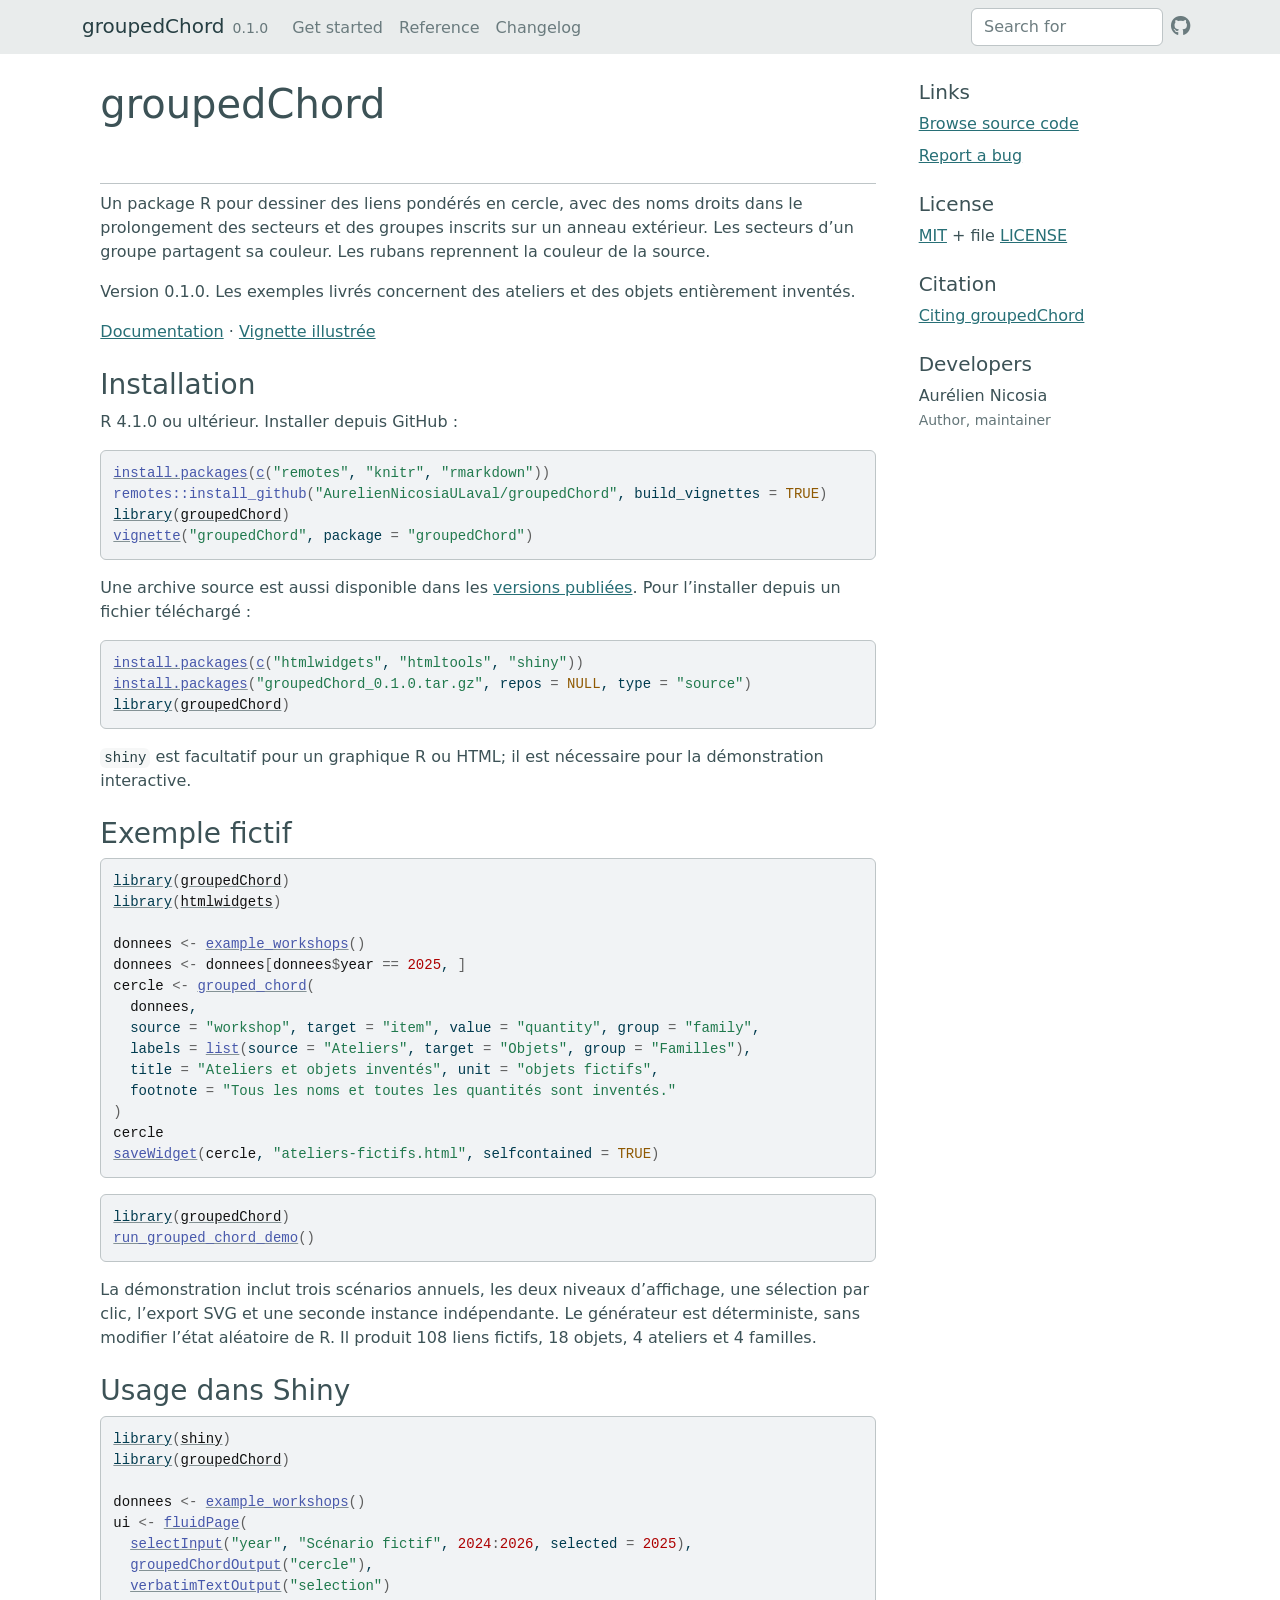
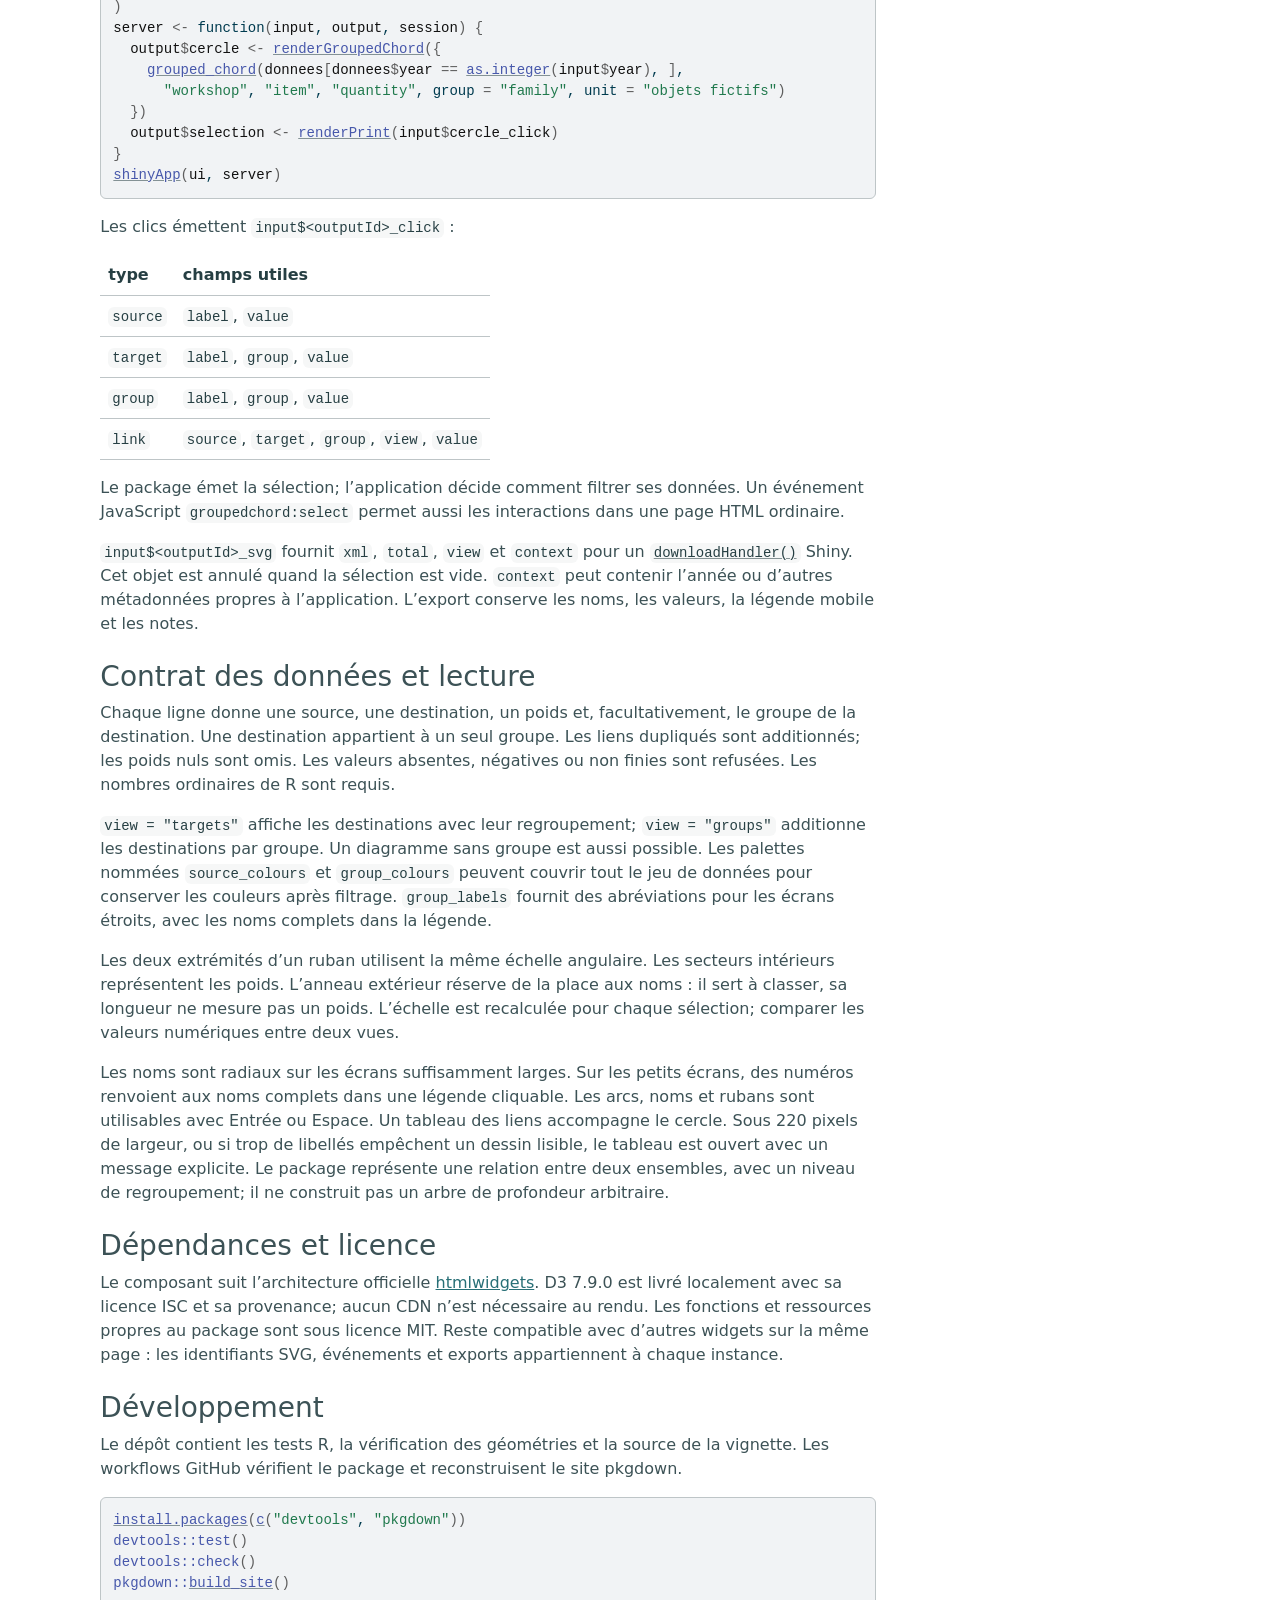
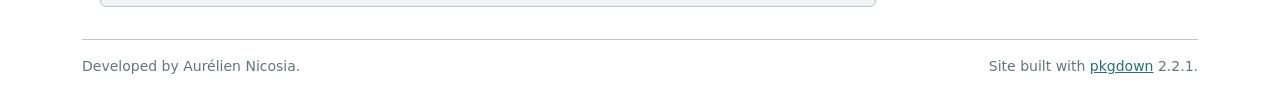
<file: index.html>
<!DOCTYPE html>
<!-- Generated by pkgdown: do not edit by hand --><html lang="fr">
<head>
<meta http-equiv="Content-Type" content="text/html; charset=UTF-8">
<meta charset="utf-8">
<meta http-equiv="X-UA-Compatible" content="IE=edge">
<meta name="viewport" content="width=device-width, initial-scale=1, shrink-to-fit=no">
<title>Grouped Circular Flow Diagrams • groupedChord</title>
<script src="deps/jquery-3.6.0/jquery-3.6.0.min.js"></script><meta name="viewport" content="width=device-width, initial-scale=1, shrink-to-fit=no">
<link href="deps/bootstrap-5.3.8/bootstrap.min.css" rel="stylesheet">
<script src="deps/bootstrap-5.3.8/bootstrap.bundle.min.js"></script><link href="deps/font-awesome-6.5.2/css/all.min.css" rel="stylesheet">
<link href="deps/font-awesome-6.5.2/css/v4-shims.min.css" rel="stylesheet">
<script src="deps/headroom-0.11.0/headroom.min.js"></script><script src="deps/headroom-0.11.0/jQuery.headroom.min.js"></script><script src="deps/bootstrap-toc-1.0.1/bootstrap-toc.min.js"></script><script src="deps/clipboard.js-2.0.11/clipboard.min.js"></script><script src="deps/search-1.0.0/autocomplete.jquery.min.js"></script><script src="deps/search-1.0.0/fuse.min.js"></script><script src="deps/search-1.0.0/mark.min.js"></script><!-- pkgdown --><script src="pkgdown.js"></script><meta property="og:title" content="Grouped Circular Flow Diagrams">
<meta name="description" content="Create interactive bipartite circular flow diagrams with radial labels and an outer grouping ring. A common angular scale preserves link weights at both ends. Includes configurable colours, multiple widget instances, keyboard interaction, SVG export and Shiny bindings. Examples use entirely fictional workshop production data.">
<meta property="og:description" content="Create interactive bipartite circular flow diagrams with radial labels and an outer grouping ring. A common angular scale preserves link weights at both ends. Includes configurable colours, multiple widget instances, keyboard interaction, SVG export and Shiny bindings. Examples use entirely fictional workshop production data.">
</head>
<body>
    <a href="#main" class="visually-hidden-focusable">Skip to contents</a>


    <nav class="navbar navbar-expand-lg fixed-top bg-light" data-bs-theme="light" aria-label="Site navigation"><div class="container">

    <a class="navbar-brand me-2" href="index.html">groupedChord</a>

    <small class="nav-text text-muted me-auto" data-bs-toggle="tooltip" data-bs-placement="bottom" title="">0.1.0</small>


    <button class="navbar-toggler" type="button" data-bs-toggle="collapse" data-bs-target="#navbar" aria-controls="navbar" aria-expanded="false" aria-label="Toggle navigation">
      <span class="navbar-toggler-icon"></span>
    </button>

    <div id="navbar" class="collapse navbar-collapse ms-3">
      <ul class="navbar-nav me-auto">
<li class="nav-item"><a class="nav-link" href="articles/groupedChord.html">Get started</a></li>
<li class="nav-item"><a class="nav-link" href="reference/index.html">Reference</a></li>
<li class="nav-item"><a class="nav-link" href="news/index.html">Changelog</a></li>
      </ul>
<ul class="navbar-nav">
<li class="nav-item"><form class="form-inline" role="search">
 <input class="form-control" type="search" name="search-input" id="search-input" autocomplete="off" aria-label="Search site" placeholder="Search for" data-search-index="search.json">
</form></li>
<li class="nav-item"><a class="external-link nav-link" href="https://github.com/AurelienNicosiaULaval/groupedChord/" aria-label="GitHub"><span class="fa fab fa-github fa-lg"></span></a></li>
      </ul>
</div>


  </div>
</nav><div class="container template-home">
<div class="row">
  <main id="main" class="col-md-9"><div class="section level1">
<div class="page-header"><h1 id="groupedchord">groupedChord<a class="anchor" aria-label="anchor" href="#groupedchord"></a>
</h1></div>
<p>Un package R pour dessiner des liens pondérés en cercle, avec des noms droits dans le prolongement des secteurs et des groupes inscrits sur un anneau extérieur. Les secteurs d’un groupe partagent sa couleur. Les rubans reprennent la couleur de la source.</p>
<p>Version 0.1.0. Les exemples livrés concernent des ateliers et des objets entièrement inventés.</p>
<p><a href="https://aureliennicosiaulaval.github.io/groupedChord/">Documentation</a> · <a href="https://aureliennicosiaulaval.github.io/groupedChord/articles/groupedChord.html">Vignette illustrée</a></p>
<div class="section level2">
<h2 id="installation">Installation<a class="anchor" aria-label="anchor" href="#installation"></a>
</h2>
<p>R 4.1.0 ou ultérieur. Installer depuis GitHub :</p>
<div class="sourceCode" id="cb1"><pre class="downlit sourceCode r">
<code class="sourceCode R"><span><span class="fu"><a href="https://rdrr.io/r/utils/install.packages.html" class="external-link">install.packages</a></span><span class="op">(</span><span class="fu"><a href="https://rdrr.io/r/base/c.html" class="external-link">c</a></span><span class="op">(</span><span class="st">"remotes"</span>, <span class="st">"knitr"</span>, <span class="st">"rmarkdown"</span><span class="op">)</span><span class="op">)</span></span>
<span><span class="fu">remotes</span><span class="fu">::</span><span class="fu">install_github</span><span class="op">(</span><span class="st">"AurelienNicosiaULaval/groupedChord"</span>, build_vignettes <span class="op">=</span> <span class="cn">TRUE</span><span class="op">)</span></span>
<span><span class="kw"><a href="https://rdrr.io/r/base/library.html" class="external-link">library</a></span><span class="op">(</span><span class="va"><a href="https://aureliennicosiaulaval.github.io/groupedChord/">groupedChord</a></span><span class="op">)</span></span>
<span><span class="fu"><a href="https://rdrr.io/r/utils/vignette.html" class="external-link">vignette</a></span><span class="op">(</span><span class="st">"groupedChord"</span>, package <span class="op">=</span> <span class="st">"groupedChord"</span><span class="op">)</span></span></code></pre></div>
<p>Une archive source est aussi disponible dans les <a href="https://github.com/AurelienNicosiaULaval/groupedChord/releases" class="external-link">versions publiées</a>. Pour l’installer depuis un fichier téléchargé :</p>
<div class="sourceCode" id="cb2"><pre class="downlit sourceCode r">
<code class="sourceCode R"><span><span class="fu"><a href="https://rdrr.io/r/utils/install.packages.html" class="external-link">install.packages</a></span><span class="op">(</span><span class="fu"><a href="https://rdrr.io/r/base/c.html" class="external-link">c</a></span><span class="op">(</span><span class="st">"htmlwidgets"</span>, <span class="st">"htmltools"</span>, <span class="st">"shiny"</span><span class="op">)</span><span class="op">)</span></span>
<span><span class="fu"><a href="https://rdrr.io/r/utils/install.packages.html" class="external-link">install.packages</a></span><span class="op">(</span><span class="st">"groupedChord_0.1.0.tar.gz"</span>, repos <span class="op">=</span> <span class="cn">NULL</span>, type <span class="op">=</span> <span class="st">"source"</span><span class="op">)</span></span>
<span><span class="kw"><a href="https://rdrr.io/r/base/library.html" class="external-link">library</a></span><span class="op">(</span><span class="va"><a href="https://aureliennicosiaulaval.github.io/groupedChord/">groupedChord</a></span><span class="op">)</span></span></code></pre></div>
<p><code>shiny</code> est facultatif pour un graphique R ou HTML; il est nécessaire pour la démonstration interactive.</p>
</div>
<div class="section level2">
<h2 id="exemple-fictif">Exemple fictif<a class="anchor" aria-label="anchor" href="#exemple-fictif"></a>
</h2>
<div class="sourceCode" id="cb3"><pre class="downlit sourceCode r">
<code class="sourceCode R"><span><span class="kw"><a href="https://rdrr.io/r/base/library.html" class="external-link">library</a></span><span class="op">(</span><span class="va"><a href="https://aureliennicosiaulaval.github.io/groupedChord/">groupedChord</a></span><span class="op">)</span></span>
<span><span class="kw"><a href="https://rdrr.io/r/base/library.html" class="external-link">library</a></span><span class="op">(</span><span class="va"><a href="https://github.com/ramnathv/htmlwidgets" class="external-link">htmlwidgets</a></span><span class="op">)</span></span>
<span></span>
<span><span class="va">donnees</span> <span class="op">&lt;-</span> <span class="fu"><a href="reference/example_workshops.html">example_workshops</a></span><span class="op">(</span><span class="op">)</span></span>
<span><span class="va">donnees</span> <span class="op">&lt;-</span> <span class="va">donnees</span><span class="op">[</span><span class="va">donnees</span><span class="op">$</span><span class="va">year</span> <span class="op">==</span> <span class="fl">2025</span>, <span class="op">]</span></span>
<span><span class="va">cercle</span> <span class="op">&lt;-</span> <span class="fu"><a href="reference/grouped_chord.html">grouped_chord</a></span><span class="op">(</span></span>
<span>  <span class="va">donnees</span>,</span>
<span>  source <span class="op">=</span> <span class="st">"workshop"</span>, target <span class="op">=</span> <span class="st">"item"</span>, value <span class="op">=</span> <span class="st">"quantity"</span>, group <span class="op">=</span> <span class="st">"family"</span>,</span>
<span>  labels <span class="op">=</span> <span class="fu"><a href="https://rdrr.io/r/base/list.html" class="external-link">list</a></span><span class="op">(</span>source <span class="op">=</span> <span class="st">"Ateliers"</span>, target <span class="op">=</span> <span class="st">"Objets"</span>, group <span class="op">=</span> <span class="st">"Familles"</span><span class="op">)</span>,</span>
<span>  title <span class="op">=</span> <span class="st">"Ateliers et objets inventés"</span>, unit <span class="op">=</span> <span class="st">"objets fictifs"</span>,</span>
<span>  footnote <span class="op">=</span> <span class="st">"Tous les noms et toutes les quantités sont inventés."</span></span>
<span><span class="op">)</span></span>
<span><span class="va">cercle</span></span>
<span><span class="fu"><a href="https://rdrr.io/pkg/htmlwidgets/man/saveWidget.html" class="external-link">saveWidget</a></span><span class="op">(</span><span class="va">cercle</span>, <span class="st">"ateliers-fictifs.html"</span>, selfcontained <span class="op">=</span> <span class="cn">TRUE</span><span class="op">)</span></span></code></pre></div>
<div class="sourceCode" id="cb4"><pre class="downlit sourceCode r">
<code class="sourceCode R"><span><span class="kw"><a href="https://rdrr.io/r/base/library.html" class="external-link">library</a></span><span class="op">(</span><span class="va"><a href="https://aureliennicosiaulaval.github.io/groupedChord/">groupedChord</a></span><span class="op">)</span></span>
<span><span class="fu"><a href="reference/run_grouped_chord_demo.html">run_grouped_chord_demo</a></span><span class="op">(</span><span class="op">)</span></span></code></pre></div>
<p>La démonstration inclut trois scénarios annuels, les deux niveaux d’affichage, une sélection par clic, l’export SVG et une seconde instance indépendante. Le générateur est déterministe, sans modifier l’état aléatoire de R. Il produit 108 liens fictifs, 18 objets, 4 ateliers et 4 familles.</p>
</div>
<div class="section level2">
<h2 id="usage-dans-shiny">Usage dans Shiny<a class="anchor" aria-label="anchor" href="#usage-dans-shiny"></a>
</h2>
<div class="sourceCode" id="cb5"><pre class="downlit sourceCode r">
<code class="sourceCode R"><span><span class="kw"><a href="https://rdrr.io/r/base/library.html" class="external-link">library</a></span><span class="op">(</span><span class="va"><a href="https://shiny.posit.co/" class="external-link">shiny</a></span><span class="op">)</span></span>
<span><span class="kw"><a href="https://rdrr.io/r/base/library.html" class="external-link">library</a></span><span class="op">(</span><span class="va"><a href="https://aureliennicosiaulaval.github.io/groupedChord/">groupedChord</a></span><span class="op">)</span></span>
<span></span>
<span><span class="va">donnees</span> <span class="op">&lt;-</span> <span class="fu"><a href="reference/example_workshops.html">example_workshops</a></span><span class="op">(</span><span class="op">)</span></span>
<span><span class="va">ui</span> <span class="op">&lt;-</span> <span class="fu"><a href="https://rdrr.io/pkg/shiny/man/fluidPage.html" class="external-link">fluidPage</a></span><span class="op">(</span></span>
<span>  <span class="fu"><a href="https://rdrr.io/pkg/shiny/man/selectInput.html" class="external-link">selectInput</a></span><span class="op">(</span><span class="st">"year"</span>, <span class="st">"Scénario fictif"</span>, <span class="fl">2024</span><span class="op">:</span><span class="fl">2026</span>, selected <span class="op">=</span> <span class="fl">2025</span><span class="op">)</span>,</span>
<span>  <span class="fu"><a href="reference/groupedChordOutput.html">groupedChordOutput</a></span><span class="op">(</span><span class="st">"cercle"</span><span class="op">)</span>,</span>
<span>  <span class="fu"><a href="https://rdrr.io/pkg/shiny/man/textOutput.html" class="external-link">verbatimTextOutput</a></span><span class="op">(</span><span class="st">"selection"</span><span class="op">)</span></span>
<span><span class="op">)</span></span>
<span><span class="va">server</span> <span class="op">&lt;-</span> <span class="kw">function</span><span class="op">(</span><span class="va">input</span>, <span class="va">output</span>, <span class="va">session</span><span class="op">)</span> <span class="op">{</span></span>
<span>  <span class="va">output</span><span class="op">$</span><span class="va">cercle</span> <span class="op">&lt;-</span> <span class="fu"><a href="reference/groupedChordOutput.html">renderGroupedChord</a></span><span class="op">(</span><span class="op">{</span></span>
<span>    <span class="fu"><a href="reference/grouped_chord.html">grouped_chord</a></span><span class="op">(</span><span class="va">donnees</span><span class="op">[</span><span class="va">donnees</span><span class="op">$</span><span class="va">year</span> <span class="op">==</span> <span class="fu"><a href="https://rdrr.io/r/base/integer.html" class="external-link">as.integer</a></span><span class="op">(</span><span class="va">input</span><span class="op">$</span><span class="va">year</span><span class="op">)</span>, <span class="op">]</span>,</span>
<span>      <span class="st">"workshop"</span>, <span class="st">"item"</span>, <span class="st">"quantity"</span>, group <span class="op">=</span> <span class="st">"family"</span>, unit <span class="op">=</span> <span class="st">"objets fictifs"</span><span class="op">)</span></span>
<span>  <span class="op">}</span><span class="op">)</span></span>
<span>  <span class="va">output</span><span class="op">$</span><span class="va">selection</span> <span class="op">&lt;-</span> <span class="fu"><a href="https://rdrr.io/pkg/shiny/man/renderPrint.html" class="external-link">renderPrint</a></span><span class="op">(</span><span class="va">input</span><span class="op">$</span><span class="va">cercle_click</span><span class="op">)</span></span>
<span><span class="op">}</span></span>
<span><span class="fu"><a href="https://rdrr.io/pkg/shiny/man/shinyApp.html" class="external-link">shinyApp</a></span><span class="op">(</span><span class="va">ui</span>, <span class="va">server</span><span class="op">)</span></span></code></pre></div>
<p>Les clics émettent <code>input$&lt;outputId&gt;_click</code> :</p>
<table class="table">
<thead><tr>
<th>type</th>
<th>champs utiles</th>
</tr></thead>
<tbody>
<tr>
<td><code>source</code></td>
<td>
<code>label</code>, <code>value</code>
</td>
</tr>
<tr>
<td><code>target</code></td>
<td>
<code>label</code>, <code>group</code>, <code>value</code>
</td>
</tr>
<tr>
<td><code>group</code></td>
<td>
<code>label</code>, <code>group</code>, <code>value</code>
</td>
</tr>
<tr>
<td><code>link</code></td>
<td>
<code>source</code>, <code>target</code>, <code>group</code>, <code>view</code>, <code>value</code>
</td>
</tr>
</tbody>
</table>
<p>Le package émet la sélection; l’application décide comment filtrer ses données. Un événement JavaScript <code>groupedchord:select</code> permet aussi les interactions dans une page HTML ordinaire.</p>
<p><code>input$&lt;outputId&gt;_svg</code> fournit <code>xml</code>, <code>total</code>, <code>view</code> et <code>context</code> pour un <code><a href="https://rdrr.io/pkg/shiny/man/downloadHandler.html" class="external-link">downloadHandler()</a></code> Shiny. Cet objet est annulé quand la sélection est vide. <code>context</code> peut contenir l’année ou d’autres métadonnées propres à l’application. L’export conserve les noms, les valeurs, la légende mobile et les notes.</p>
</div>
<div class="section level2">
<h2 id="contrat-des-données-et-lecture">Contrat des données et lecture<a class="anchor" aria-label="anchor" href="#contrat-des-donn%C3%A9es-et-lecture"></a>
</h2>
<p>Chaque ligne donne une source, une destination, un poids et, facultativement, le groupe de la destination. Une destination appartient à un seul groupe. Les liens dupliqués sont additionnés; les poids nuls sont omis. Les valeurs absentes, négatives ou non finies sont refusées. Les nombres ordinaires de R sont requis.</p>
<p><code>view = "targets"</code> affiche les destinations avec leur regroupement; <code>view = "groups"</code> additionne les destinations par groupe. Un diagramme sans groupe est aussi possible. Les palettes nommées <code>source_colours</code> et <code>group_colours</code> peuvent couvrir tout le jeu de données pour conserver les couleurs après filtrage. <code>group_labels</code> fournit des abréviations pour les écrans étroits, avec les noms complets dans la légende.</p>
<p>Les deux extrémités d’un ruban utilisent la même échelle angulaire. Les secteurs intérieurs représentent les poids. L’anneau extérieur réserve de la place aux noms : il sert à classer, sa longueur ne mesure pas un poids. L’échelle est recalculée pour chaque sélection; comparer les valeurs numériques entre deux vues.</p>
<p>Les noms sont radiaux sur les écrans suffisamment larges. Sur les petits écrans, des numéros renvoient aux noms complets dans une légende cliquable. Les arcs, noms et rubans sont utilisables avec Entrée ou Espace. Un tableau des liens accompagne le cercle. Sous 220 pixels de largeur, ou si trop de libellés empêchent un dessin lisible, le tableau est ouvert avec un message explicite. Le package représente une relation entre deux ensembles, avec un niveau de regroupement; il ne construit pas un arbre de profondeur arbitraire.</p>
</div>
<div class="section level2">
<h2 id="dépendances-et-licence">Dépendances et licence<a class="anchor" aria-label="anchor" href="#d%C3%A9pendances-et-licence"></a>
</h2>
<p>Le composant suit l’architecture officielle <a href="https://www.htmlwidgets.org/develop_intro.html" class="external-link">htmlwidgets</a>. D3 7.9.0 est livré localement avec sa licence ISC et sa provenance; aucun CDN n’est nécessaire au rendu. Les fonctions et ressources propres au package sont sous licence MIT. Reste compatible avec d’autres widgets sur la même page : les identifiants SVG, événements et exports appartiennent à chaque instance.</p>
</div>
<div class="section level2">
<h2 id="développement">Développement<a class="anchor" aria-label="anchor" href="#d%C3%A9veloppement"></a>
</h2>
<p>Le dépôt contient les tests R, la vérification des géométries et la source de la vignette. Les workflows GitHub vérifient le package et reconstruisent le site pkgdown.</p>
<div class="sourceCode" id="cb6"><pre class="downlit sourceCode r">
<code class="sourceCode R"><span><span class="fu"><a href="https://rdrr.io/r/utils/install.packages.html" class="external-link">install.packages</a></span><span class="op">(</span><span class="fu"><a href="https://rdrr.io/r/base/c.html" class="external-link">c</a></span><span class="op">(</span><span class="st">"devtools"</span>, <span class="st">"pkgdown"</span><span class="op">)</span><span class="op">)</span></span>
<span><span class="fu">devtools</span><span class="fu">::</span><span class="fu">test</span><span class="op">(</span><span class="op">)</span></span>
<span><span class="fu">devtools</span><span class="fu">::</span><span class="fu">check</span><span class="op">(</span><span class="op">)</span></span>
<span><span class="fu">pkgdown</span><span class="fu">::</span><span class="fu"><a href="https://pkgdown.r-lib.org/reference/build_site.html" class="external-link">build_site</a></span><span class="op">(</span><span class="op">)</span></span></code></pre></div>
</div>
</div>
  </main><aside class="col-md-3"><div class="links">
<h2 data-toc-skip>Links</h2>
<ul class="list-unstyled">
<li><a href="https://github.com/AurelienNicosiaULaval/groupedChord/" class="external-link">Browse source code</a></li>
<li><a href="https://github.com/AurelienNicosiaULaval/groupedChord/issues" class="external-link">Report a bug</a></li>
</ul>
</div>

<div class="license">
<h2 data-toc-skip>License</h2>
<ul class="list-unstyled">
<li>
<a href="https://opensource.org/licenses/mit-license.php" class="external-link">MIT</a> + file <a href="LICENSE-text.html">LICENSE</a>
</li>
</ul>
</div>


<div class="citation">
<h2 data-toc-skip>Citation</h2>
<ul class="list-unstyled">
<li><a href="authors.html#citation">Citing groupedChord</a></li>
</ul>
</div>

<div class="developers">
<h2 data-toc-skip>Developers</h2>
<ul class="list-unstyled">
<li>Aurélien Nicosia <br><small class="roles"> Author, maintainer </small>   </li>
</ul>
</div>



  </aside>
</div>


    <footer><div class="pkgdown-footer-left">
  <p>Developed by Aurélien Nicosia.</p>
</div>

<div class="pkgdown-footer-right">
  <p>Site built with <a href="https://pkgdown.r-lib.org/" class="external-link">pkgdown</a> 2.2.1.</p>
</div>

    </footer>
</div>





  </body>
</html>
</file>
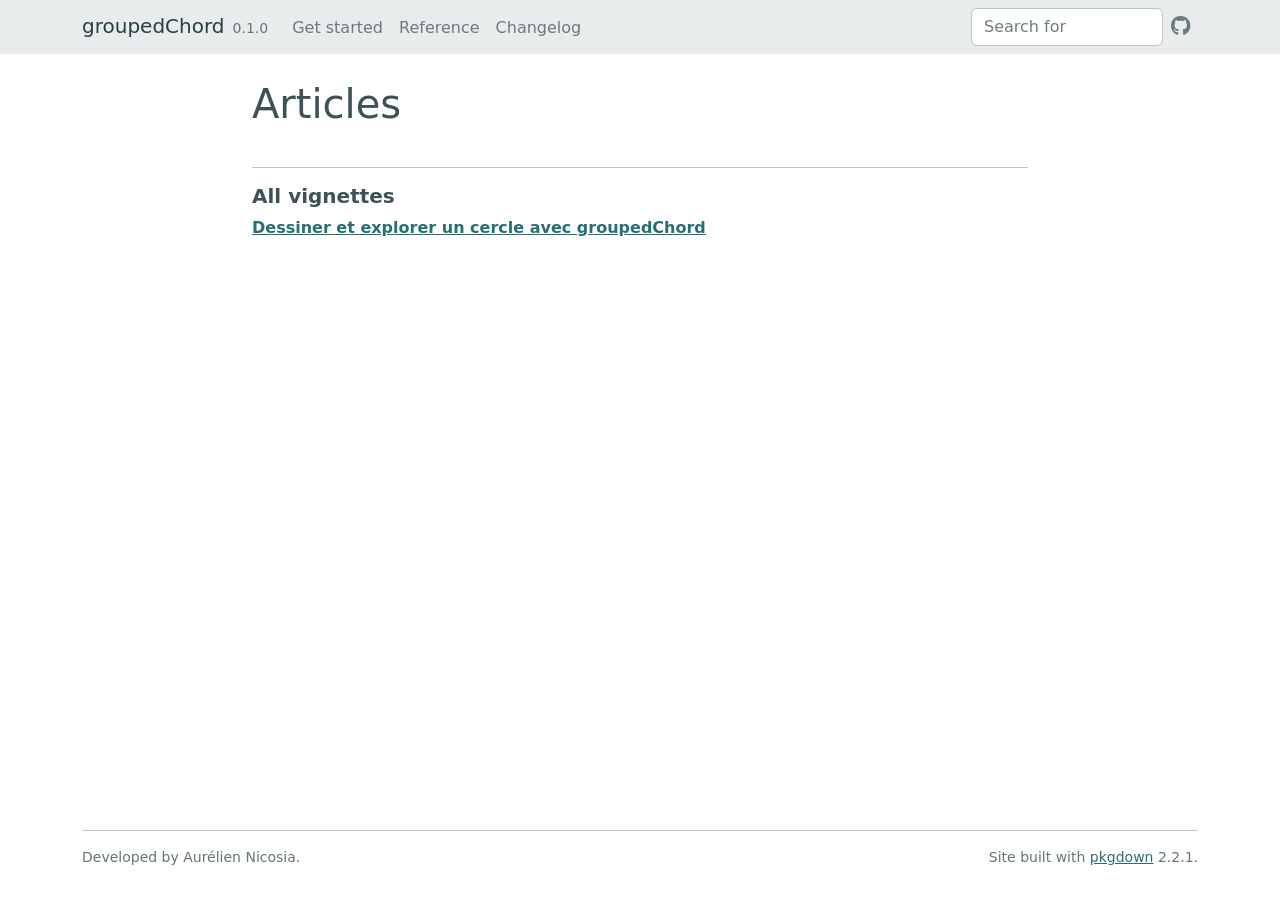
<file: articles/index.html>
<!DOCTYPE html>
<!-- Generated by pkgdown: do not edit by hand --><html lang="fr"><head><meta http-equiv="Content-Type" content="text/html; charset=UTF-8"><meta charset="utf-8"><meta http-equiv="X-UA-Compatible" content="IE=edge"><meta name="viewport" content="width=device-width, initial-scale=1, shrink-to-fit=no"><title>Articles • groupedChord</title><script src="../deps/jquery-3.6.0/jquery-3.6.0.min.js"></script><meta name="viewport" content="width=device-width, initial-scale=1, shrink-to-fit=no"><link href="../deps/bootstrap-5.3.8/bootstrap.min.css" rel="stylesheet"><script src="../deps/bootstrap-5.3.8/bootstrap.bundle.min.js"></script><link href="../deps/font-awesome-6.5.2/css/all.min.css" rel="stylesheet"><link href="../deps/font-awesome-6.5.2/css/v4-shims.min.css" rel="stylesheet"><script src="../deps/headroom-0.11.0/headroom.min.js"></script><script src="../deps/headroom-0.11.0/jQuery.headroom.min.js"></script><script src="../deps/bootstrap-toc-1.0.1/bootstrap-toc.min.js"></script><script src="../deps/clipboard.js-2.0.11/clipboard.min.js"></script><script src="../deps/search-1.0.0/autocomplete.jquery.min.js"></script><script src="../deps/search-1.0.0/fuse.min.js"></script><script src="../deps/search-1.0.0/mark.min.js"></script><!-- pkgdown --><script src="../pkgdown.js"></script><meta property="og:title" content="Articles"></head><body>
    <a href="#main" class="visually-hidden-focusable">Skip to contents</a>


    <nav class="navbar navbar-expand-lg fixed-top bg-light" data-bs-theme="light" aria-label="Site navigation"><div class="container">

    <a class="navbar-brand me-2" href="../index.html">groupedChord</a>

    <small class="nav-text text-muted me-auto" data-bs-toggle="tooltip" data-bs-placement="bottom" title="">0.1.0</small>


    <button class="navbar-toggler" type="button" data-bs-toggle="collapse" data-bs-target="#navbar" aria-controls="navbar" aria-expanded="false" aria-label="Toggle navigation">
      <span class="navbar-toggler-icon"></span>
    </button>

    <div id="navbar" class="collapse navbar-collapse ms-3">
      <ul class="navbar-nav me-auto"><li class="nav-item"><a class="nav-link" href="../articles/groupedChord.html">Get started</a></li>
<li class="nav-item"><a class="nav-link" href="../reference/index.html">Reference</a></li>
<li class="nav-item"><a class="nav-link" href="../news/index.html">Changelog</a></li>
      </ul><ul class="navbar-nav"><li class="nav-item"><form class="form-inline" role="search">
 <input class="form-control" type="search" name="search-input" id="search-input" autocomplete="off" aria-label="Search site" placeholder="Search for" data-search-index="../search.json"></form></li>
<li class="nav-item"><a class="external-link nav-link" href="https://github.com/AurelienNicosiaULaval/groupedChord/" aria-label="GitHub"><span class="fa fab fa-github fa-lg"></span></a></li>
      </ul></div>


  </div>
</nav><div class="container template-article-index">
<div class="row">
  <main id="main" class="col-md-9"><div class="page-header">

      <h1>Articles</h1>
    </div>

    <div class="section ">
      <h3>All vignettes</h3>
      <div class="section-desc"></div>

      <dl><dt><a href="groupedChord.html">Dessiner et explorer un cercle avec groupedChord</a></dt>
        <dd>
      </dd></dl></div>
  </main></div>


    <footer><div class="pkgdown-footer-left">
  <p>Developed by Aurélien Nicosia.</p>
</div>

<div class="pkgdown-footer-right">
  <p>Site built with <a href="https://pkgdown.r-lib.org/" class="external-link">pkgdown</a> 2.2.1.</p>
</div>

    </footer></div>





  </body></html>
</file>
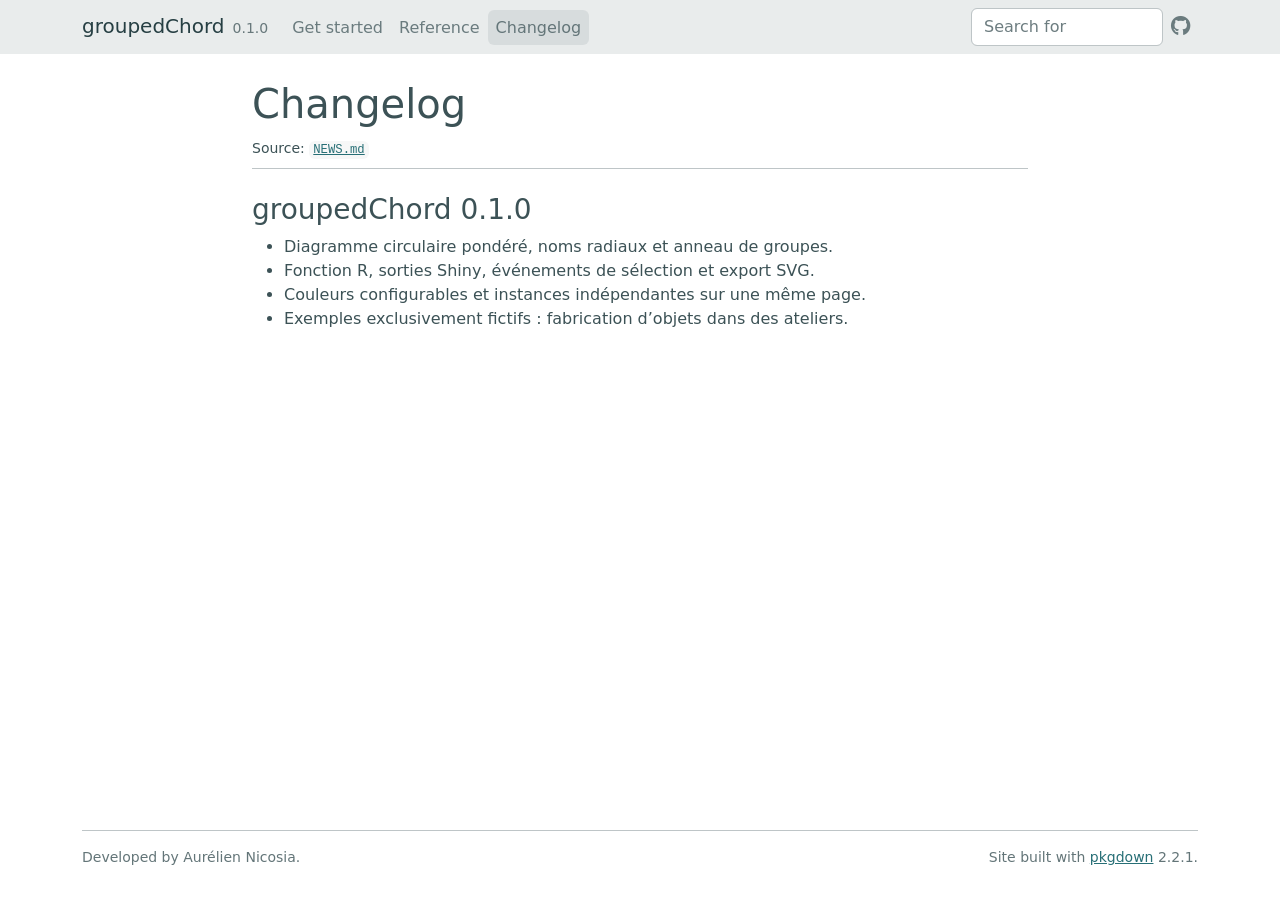
<file: news/index.html>
<!DOCTYPE html>
<!-- Generated by pkgdown: do not edit by hand --><html lang="fr"><head><meta http-equiv="Content-Type" content="text/html; charset=UTF-8"><meta charset="utf-8"><meta http-equiv="X-UA-Compatible" content="IE=edge"><meta name="viewport" content="width=device-width, initial-scale=1, shrink-to-fit=no"><title>Changelog • groupedChord</title><script src="../deps/jquery-3.6.0/jquery-3.6.0.min.js"></script><meta name="viewport" content="width=device-width, initial-scale=1, shrink-to-fit=no"><link href="../deps/bootstrap-5.3.8/bootstrap.min.css" rel="stylesheet"><script src="../deps/bootstrap-5.3.8/bootstrap.bundle.min.js"></script><link href="../deps/font-awesome-6.5.2/css/all.min.css" rel="stylesheet"><link href="../deps/font-awesome-6.5.2/css/v4-shims.min.css" rel="stylesheet"><script src="../deps/headroom-0.11.0/headroom.min.js"></script><script src="../deps/headroom-0.11.0/jQuery.headroom.min.js"></script><script src="../deps/bootstrap-toc-1.0.1/bootstrap-toc.min.js"></script><script src="../deps/clipboard.js-2.0.11/clipboard.min.js"></script><script src="../deps/search-1.0.0/autocomplete.jquery.min.js"></script><script src="../deps/search-1.0.0/fuse.min.js"></script><script src="../deps/search-1.0.0/mark.min.js"></script><!-- pkgdown --><script src="../pkgdown.js"></script><meta property="og:title" content="Changelog"></head><body>
    <a href="#main" class="visually-hidden-focusable">Skip to contents</a>


    <nav class="navbar navbar-expand-lg fixed-top bg-light" data-bs-theme="light" aria-label="Site navigation"><div class="container">

    <a class="navbar-brand me-2" href="../index.html">groupedChord</a>

    <small class="nav-text text-muted me-auto" data-bs-toggle="tooltip" data-bs-placement="bottom" title="">0.1.0</small>


    <button class="navbar-toggler" type="button" data-bs-toggle="collapse" data-bs-target="#navbar" aria-controls="navbar" aria-expanded="false" aria-label="Toggle navigation">
      <span class="navbar-toggler-icon"></span>
    </button>

    <div id="navbar" class="collapse navbar-collapse ms-3">
      <ul class="navbar-nav me-auto"><li class="nav-item"><a class="nav-link" href="../articles/groupedChord.html">Get started</a></li>
<li class="nav-item"><a class="nav-link" href="../reference/index.html">Reference</a></li>
<li class="active nav-item"><a class="nav-link" href="../news/index.html">Changelog</a></li>
      </ul><ul class="navbar-nav"><li class="nav-item"><form class="form-inline" role="search">
 <input class="form-control" type="search" name="search-input" id="search-input" autocomplete="off" aria-label="Search site" placeholder="Search for" data-search-index="../search.json"></form></li>
<li class="nav-item"><a class="external-link nav-link" href="https://github.com/AurelienNicosiaULaval/groupedChord/" aria-label="GitHub"><span class="fa fab fa-github fa-lg"></span></a></li>
      </ul></div>


  </div>
</nav><div class="container template-news">
<div class="row">
  <main id="main" class="col-md-9"><div class="page-header">

      <h1>Changelog</h1>
      <small>Source: <a href="https://github.com/AurelienNicosiaULaval/groupedChord/blob/main/NEWS.md" class="external-link"><code>NEWS.md</code></a></small>
    </div>

    <div class="section level2">
<h2 class="pkg-version" data-toc-text="0.1.0" id="groupedchord-010">groupedChord 0.1.0<a class="anchor" aria-label="anchor" href="#groupedchord-010"></a></h2>
<ul><li>Diagramme circulaire pondéré, noms radiaux et anneau de groupes.</li>
<li>Fonction R, sorties Shiny, événements de sélection et export SVG.</li>
<li>Couleurs configurables et instances indépendantes sur une même page.</li>
<li>Exemples exclusivement fictifs : fabrication d’objets dans des ateliers.</li>
</ul></div>
  </main></div>


    <footer><div class="pkgdown-footer-left">
  <p>Developed by Aurélien Nicosia.</p>
</div>

<div class="pkgdown-footer-right">
  <p>Site built with <a href="https://pkgdown.r-lib.org/" class="external-link">pkgdown</a> 2.2.1.</p>
</div>

    </footer></div>





  </body></html>
</file>
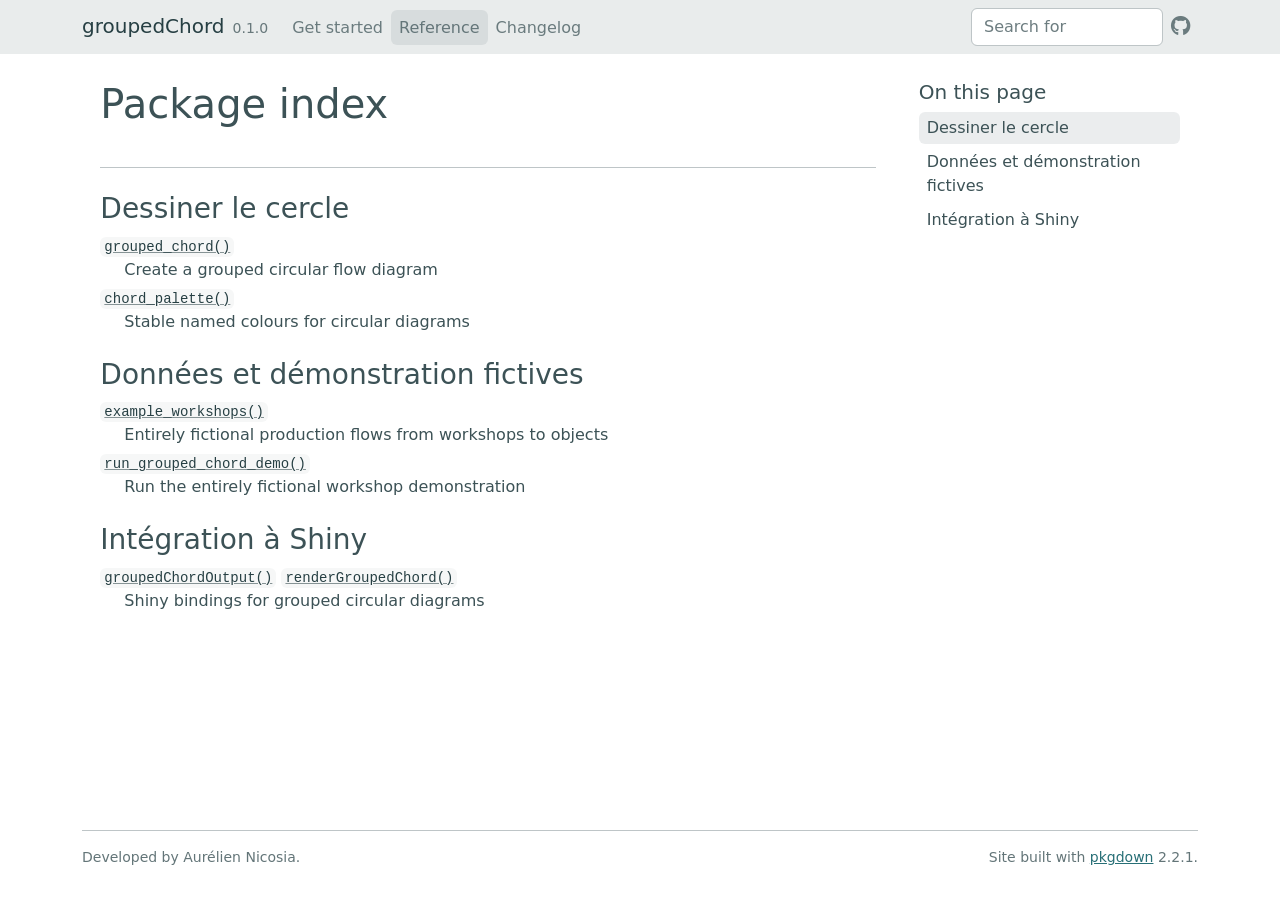
<file: reference/index.html>
<!DOCTYPE html>
<!-- Generated by pkgdown: do not edit by hand --><html lang="fr"><head><meta http-equiv="Content-Type" content="text/html; charset=UTF-8"><meta charset="utf-8"><meta http-equiv="X-UA-Compatible" content="IE=edge"><meta name="viewport" content="width=device-width, initial-scale=1, shrink-to-fit=no"><title>Package index • groupedChord</title><script src="../deps/jquery-3.6.0/jquery-3.6.0.min.js"></script><meta name="viewport" content="width=device-width, initial-scale=1, shrink-to-fit=no"><link href="../deps/bootstrap-5.3.8/bootstrap.min.css" rel="stylesheet"><script src="../deps/bootstrap-5.3.8/bootstrap.bundle.min.js"></script><link href="../deps/font-awesome-6.5.2/css/all.min.css" rel="stylesheet"><link href="../deps/font-awesome-6.5.2/css/v4-shims.min.css" rel="stylesheet"><script src="../deps/headroom-0.11.0/headroom.min.js"></script><script src="../deps/headroom-0.11.0/jQuery.headroom.min.js"></script><script src="../deps/bootstrap-toc-1.0.1/bootstrap-toc.min.js"></script><script src="../deps/clipboard.js-2.0.11/clipboard.min.js"></script><script src="../deps/search-1.0.0/autocomplete.jquery.min.js"></script><script src="../deps/search-1.0.0/fuse.min.js"></script><script src="../deps/search-1.0.0/mark.min.js"></script><!-- pkgdown --><script src="../pkgdown.js"></script><meta property="og:title" content="Package index"></head><body>
    <a href="#main" class="visually-hidden-focusable">Skip to contents</a>


    <nav class="navbar navbar-expand-lg fixed-top bg-light" data-bs-theme="light" aria-label="Site navigation"><div class="container">

    <a class="navbar-brand me-2" href="../index.html">groupedChord</a>

    <small class="nav-text text-muted me-auto" data-bs-toggle="tooltip" data-bs-placement="bottom" title="">0.1.0</small>


    <button class="navbar-toggler" type="button" data-bs-toggle="collapse" data-bs-target="#navbar" aria-controls="navbar" aria-expanded="false" aria-label="Toggle navigation">
      <span class="navbar-toggler-icon"></span>
    </button>

    <div id="navbar" class="collapse navbar-collapse ms-3">
      <ul class="navbar-nav me-auto"><li class="nav-item"><a class="nav-link" href="../articles/groupedChord.html">Get started</a></li>
<li class="active nav-item"><a class="nav-link" href="../reference/index.html">Reference</a></li>
<li class="nav-item"><a class="nav-link" href="../news/index.html">Changelog</a></li>
      </ul><ul class="navbar-nav"><li class="nav-item"><form class="form-inline" role="search">
 <input class="form-control" type="search" name="search-input" id="search-input" autocomplete="off" aria-label="Search site" placeholder="Search for" data-search-index="../search.json"></form></li>
<li class="nav-item"><a class="external-link nav-link" href="https://github.com/AurelienNicosiaULaval/groupedChord/" aria-label="GitHub"><span class="fa fab fa-github fa-lg"></span></a></li>
      </ul></div>


  </div>
</nav><div class="container template-reference-index">
<div class="row">
  <main id="main" class="col-md-9"><div class="page-header">

      <h1>Package index</h1>
    </div>

    <div class="section level2">
      <h2 id="dessiner-le-cercle">Dessiner le cercle<a class="anchor" aria-label="anchor" href="#dessiner-le-cercle"></a></h2>



      <dl></dl></div><div class="section level2">




      <dl><dt>

          <code><a href="grouped_chord.html">grouped_chord()</a></code>

        </dt>
        <dd>Create a grouped circular flow diagram</dd>

        <dt>

          <code><a href="chord_palette.html">chord_palette()</a></code>

        </dt>
        <dd>Stable named colours for circular diagrams</dd>
      </dl></div><div class="section level2">
      <h2 id="donn-es-et-d-monstration-fictives">Données et démonstration fictives<a class="anchor" aria-label="anchor" href="#donn-es-et-d-monstration-fictives"></a></h2>



      <dl></dl></div><div class="section level2">




      <dl><dt>

          <code><a href="example_workshops.html">example_workshops()</a></code>

        </dt>
        <dd>Entirely fictional production flows from workshops to objects</dd>

        <dt>

          <code><a href="run_grouped_chord_demo.html">run_grouped_chord_demo()</a></code>

        </dt>
        <dd>Run the entirely fictional workshop demonstration</dd>
      </dl></div><div class="section level2">
      <h2 id="int-gration-shiny">Intégration à Shiny<a class="anchor" aria-label="anchor" href="#int-gration-shiny"></a></h2>



      <dl></dl></div><div class="section level2">




      <dl><dt>

          <code><a href="groupedChordOutput.html">groupedChordOutput()</a></code> <code><a href="groupedChordOutput.html">renderGroupedChord()</a></code>

        </dt>
        <dd>Shiny bindings for grouped circular diagrams</dd>
      </dl></div>
  </main><aside class="col-md-3"><nav id="toc" aria-label="Table of contents"><h2>On this page</h2>
    </nav></aside></div>


    <footer><div class="pkgdown-footer-left">
  <p>Developed by Aurélien Nicosia.</p>
</div>

<div class="pkgdown-footer-right">
  <p>Site built with <a href="https://pkgdown.r-lib.org/" class="external-link">pkgdown</a> 2.2.1.</p>
</div>

    </footer></div>





  </body></html>
</file>
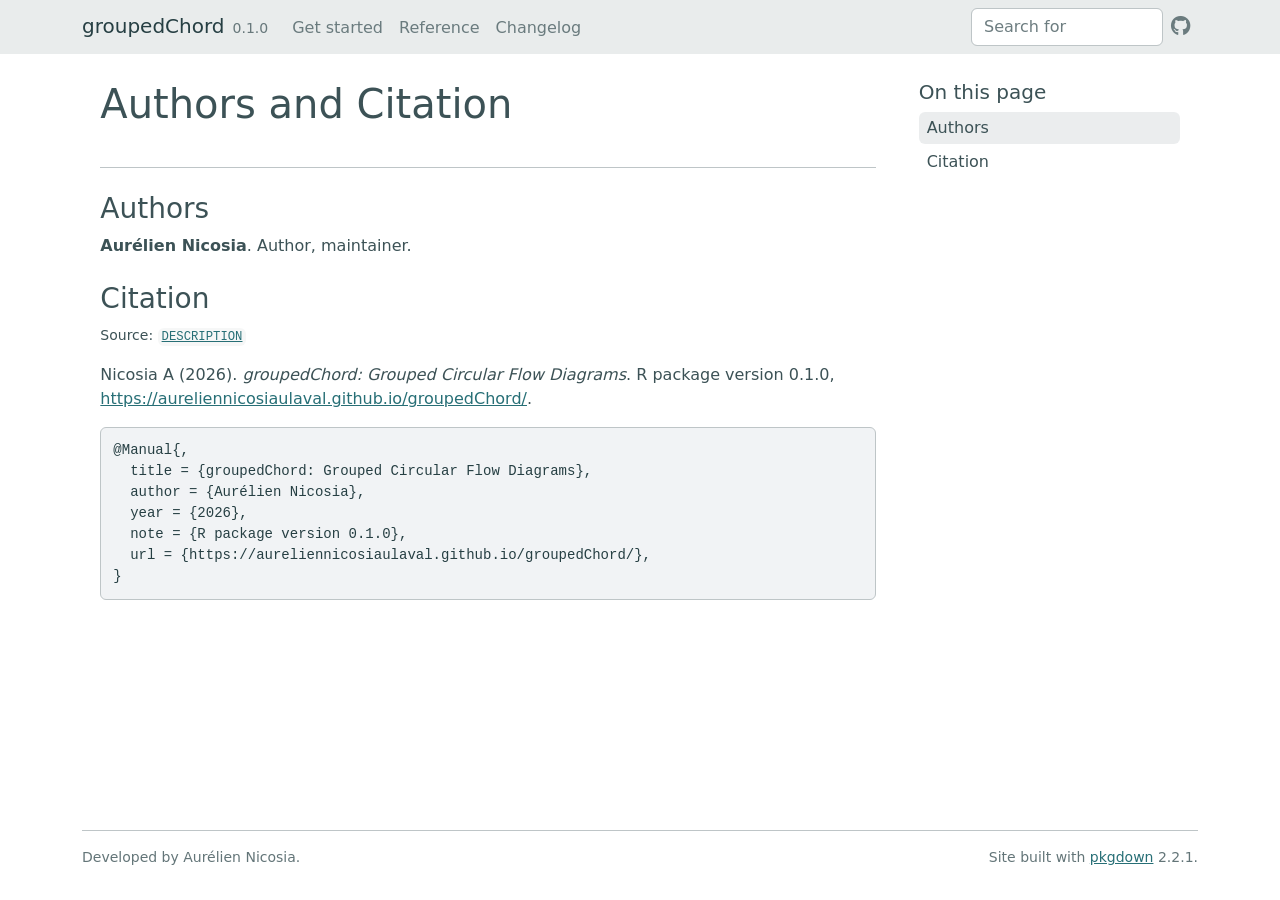
<file: authors.html>
<!DOCTYPE html>
<!-- Generated by pkgdown: do not edit by hand --><html lang="fr"><head><meta http-equiv="Content-Type" content="text/html; charset=UTF-8"><meta charset="utf-8"><meta http-equiv="X-UA-Compatible" content="IE=edge"><meta name="viewport" content="width=device-width, initial-scale=1, shrink-to-fit=no"><title>Authors and Citation • groupedChord</title><script src="deps/jquery-3.6.0/jquery-3.6.0.min.js"></script><meta name="viewport" content="width=device-width, initial-scale=1, shrink-to-fit=no"><link href="deps/bootstrap-5.3.8/bootstrap.min.css" rel="stylesheet"><script src="deps/bootstrap-5.3.8/bootstrap.bundle.min.js"></script><link href="deps/font-awesome-6.5.2/css/all.min.css" rel="stylesheet"><link href="deps/font-awesome-6.5.2/css/v4-shims.min.css" rel="stylesheet"><script src="deps/headroom-0.11.0/headroom.min.js"></script><script src="deps/headroom-0.11.0/jQuery.headroom.min.js"></script><script src="deps/bootstrap-toc-1.0.1/bootstrap-toc.min.js"></script><script src="deps/clipboard.js-2.0.11/clipboard.min.js"></script><script src="deps/search-1.0.0/autocomplete.jquery.min.js"></script><script src="deps/search-1.0.0/fuse.min.js"></script><script src="deps/search-1.0.0/mark.min.js"></script><!-- pkgdown --><script src="pkgdown.js"></script><meta property="og:title" content="Authors and Citation"></head><body>
    <a href="#main" class="visually-hidden-focusable">Skip to contents</a>


    <nav class="navbar navbar-expand-lg fixed-top bg-light" data-bs-theme="light" aria-label="Site navigation"><div class="container">

    <a class="navbar-brand me-2" href="index.html">groupedChord</a>

    <small class="nav-text text-muted me-auto" data-bs-toggle="tooltip" data-bs-placement="bottom" title="">0.1.0</small>


    <button class="navbar-toggler" type="button" data-bs-toggle="collapse" data-bs-target="#navbar" aria-controls="navbar" aria-expanded="false" aria-label="Toggle navigation">
      <span class="navbar-toggler-icon"></span>
    </button>

    <div id="navbar" class="collapse navbar-collapse ms-3">
      <ul class="navbar-nav me-auto"><li class="nav-item"><a class="nav-link" href="articles/groupedChord.html">Get started</a></li>
<li class="nav-item"><a class="nav-link" href="reference/index.html">Reference</a></li>
<li class="nav-item"><a class="nav-link" href="news/index.html">Changelog</a></li>
      </ul><ul class="navbar-nav"><li class="nav-item"><form class="form-inline" role="search">
 <input class="form-control" type="search" name="search-input" id="search-input" autocomplete="off" aria-label="Search site" placeholder="Search for" data-search-index="search.json"></form></li>
<li class="nav-item"><a class="external-link nav-link" href="https://github.com/AurelienNicosiaULaval/groupedChord/" aria-label="GitHub"><span class="fa fab fa-github fa-lg"></span></a></li>
      </ul></div>


  </div>
</nav><div class="container template-citation-authors">
<div class="row">
  <main id="main" class="col-md-9"><div class="page-header">

      <h1>Authors and Citation</h1>
    </div>

    <div class="section level2">
      <h2>Authors</h2>

      <ul class="list-unstyled"><li>
          <p><strong>Aurélien Nicosia</strong>. Author, maintainer.
          </p>
        </li>
      </ul></div>

    <div class="section level2">
      <h2 id="citation">Citation</h2>
      <p><small class="dont-index">Source: <a href="https://github.com/AurelienNicosiaULaval/groupedChord/blob/main/DESCRIPTION" class="external-link"><code>DESCRIPTION</code></a></small></p>

      <p>Nicosia A (2026).
<em>groupedChord: Grouped Circular Flow Diagrams</em>.
R package version 0.1.0, <a href="https://aureliennicosiaulaval.github.io/groupedChord/">https://aureliennicosiaulaval.github.io/groupedChord/</a>.
</p>
      <pre>@Manual{,
  title = {groupedChord: Grouped Circular Flow Diagrams},
  author = {Aurélien Nicosia},
  year = {2026},
  note = {R package version 0.1.0},
  url = {https://aureliennicosiaulaval.github.io/groupedChord/},
}</pre>
    </div>

  </main><aside class="col-md-3"><nav id="toc" aria-label="Table of contents"><h2>On this page</h2>
    </nav></aside></div>


    <footer><div class="pkgdown-footer-left">
  <p>Developed by Aurélien Nicosia.</p>
</div>

<div class="pkgdown-footer-right">
  <p>Site built with <a href="https://pkgdown.r-lib.org/" class="external-link">pkgdown</a> 2.2.1.</p>
</div>

    </footer></div>





  </body></html>
</file>
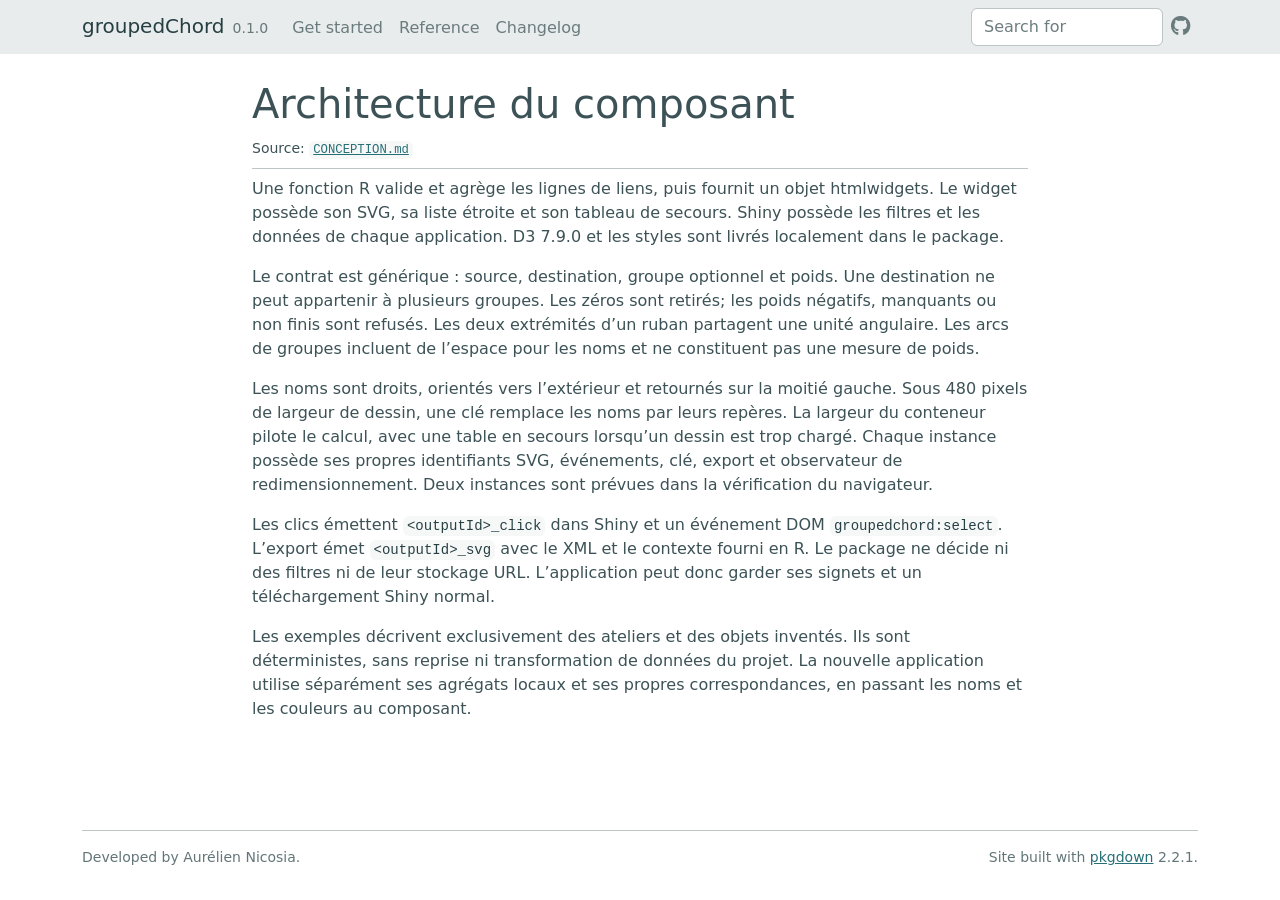
<file: CONCEPTION.html>
<!DOCTYPE html>
<!-- Generated by pkgdown: do not edit by hand --><html lang="fr"><head><meta http-equiv="Content-Type" content="text/html; charset=UTF-8"><meta charset="utf-8"><meta http-equiv="X-UA-Compatible" content="IE=edge"><meta name="viewport" content="width=device-width, initial-scale=1, shrink-to-fit=no"><title>Architecture du composant • groupedChord</title><script src="deps/jquery-3.6.0/jquery-3.6.0.min.js"></script><meta name="viewport" content="width=device-width, initial-scale=1, shrink-to-fit=no"><link href="deps/bootstrap-5.3.8/bootstrap.min.css" rel="stylesheet"><script src="deps/bootstrap-5.3.8/bootstrap.bundle.min.js"></script><link href="deps/font-awesome-6.5.2/css/all.min.css" rel="stylesheet"><link href="deps/font-awesome-6.5.2/css/v4-shims.min.css" rel="stylesheet"><script src="deps/headroom-0.11.0/headroom.min.js"></script><script src="deps/headroom-0.11.0/jQuery.headroom.min.js"></script><script src="deps/bootstrap-toc-1.0.1/bootstrap-toc.min.js"></script><script src="deps/clipboard.js-2.0.11/clipboard.min.js"></script><script src="deps/search-1.0.0/autocomplete.jquery.min.js"></script><script src="deps/search-1.0.0/fuse.min.js"></script><script src="deps/search-1.0.0/mark.min.js"></script><!-- pkgdown --><script src="pkgdown.js"></script><meta property="og:title" content="Architecture du composant"></head><body>
    <a href="#main" class="visually-hidden-focusable">Skip to contents</a>


    <nav class="navbar navbar-expand-lg fixed-top bg-light" data-bs-theme="light" aria-label="Site navigation"><div class="container">

    <a class="navbar-brand me-2" href="index.html">groupedChord</a>

    <small class="nav-text text-muted me-auto" data-bs-toggle="tooltip" data-bs-placement="bottom" title="">0.1.0</small>


    <button class="navbar-toggler" type="button" data-bs-toggle="collapse" data-bs-target="#navbar" aria-controls="navbar" aria-expanded="false" aria-label="Toggle navigation">
      <span class="navbar-toggler-icon"></span>
    </button>

    <div id="navbar" class="collapse navbar-collapse ms-3">
      <ul class="navbar-nav me-auto"><li class="nav-item"><a class="nav-link" href="articles/groupedChord.html">Get started</a></li>
<li class="nav-item"><a class="nav-link" href="reference/index.html">Reference</a></li>
<li class="nav-item"><a class="nav-link" href="news/index.html">Changelog</a></li>
      </ul><ul class="navbar-nav"><li class="nav-item"><form class="form-inline" role="search">
 <input class="form-control" type="search" name="search-input" id="search-input" autocomplete="off" aria-label="Search site" placeholder="Search for" data-search-index="search.json"></form></li>
<li class="nav-item"><a class="external-link nav-link" href="https://github.com/AurelienNicosiaULaval/groupedChord/" aria-label="GitHub"><span class="fa fab fa-github fa-lg"></span></a></li>
      </ul></div>


  </div>
</nav><div class="container template-title-body">
<div class="row">
  <main id="main" class="col-md-9"><div class="page-header">

      <h1>Architecture du composant</h1>
      <small class="dont-index">Source: <a href="https://github.com/AurelienNicosiaULaval/groupedChord/blob/main/CONCEPTION.md" class="external-link"><code>CONCEPTION.md</code></a></small>
    </div>

<div id="architecture-du-composant" class="section level1">

<p>Une fonction R valide et agrège les lignes de liens, puis fournit un objet htmlwidgets. Le widget possède son SVG, sa liste étroite et son tableau de secours. Shiny possède les filtres et les données de chaque application. D3 7.9.0 et les styles sont livrés localement dans le package.</p>
<p>Le contrat est générique : source, destination, groupe optionnel et poids. Une destination ne peut appartenir à plusieurs groupes. Les zéros sont retirés; les poids négatifs, manquants ou non finis sont refusés. Les deux extrémités d’un ruban partagent une unité angulaire. Les arcs de groupes incluent de l’espace pour les noms et ne constituent pas une mesure de poids.</p>
<p>Les noms sont droits, orientés vers l’extérieur et retournés sur la moitié gauche. Sous 480 pixels de largeur de dessin, une clé remplace les noms par leurs repères. La largeur du conteneur pilote le calcul, avec une table en secours lorsqu’un dessin est trop chargé. Chaque instance possède ses propres identifiants SVG, événements, clé, export et observateur de redimensionnement. Deux instances sont prévues dans la vérification du navigateur.</p>
<p>Les clics émettent <code>&lt;outputId&gt;_click</code> dans Shiny et un événement DOM <code>groupedchord:select</code>. L’export émet <code>&lt;outputId&gt;_svg</code> avec le XML et le contexte fourni en R. Le package ne décide ni des filtres ni de leur stockage URL. L’application peut donc garder ses signets et un téléchargement Shiny normal.</p>
<p>Les exemples décrivent exclusivement des ateliers et des objets inventés. Ils sont déterministes, sans reprise ni transformation de données du projet. La nouvelle application utilise séparément ses agrégats locaux et ses propres correspondances, en passant les noms et les couleurs au composant.</p>
</div>

  </main></div>


    <footer><div class="pkgdown-footer-left">
  <p>Developed by Aurélien Nicosia.</p>
</div>

<div class="pkgdown-footer-right">
  <p>Site built with <a href="https://pkgdown.r-lib.org/" class="external-link">pkgdown</a> 2.2.1.</p>
</div>

    </footer></div>





  </body></html>
</file>
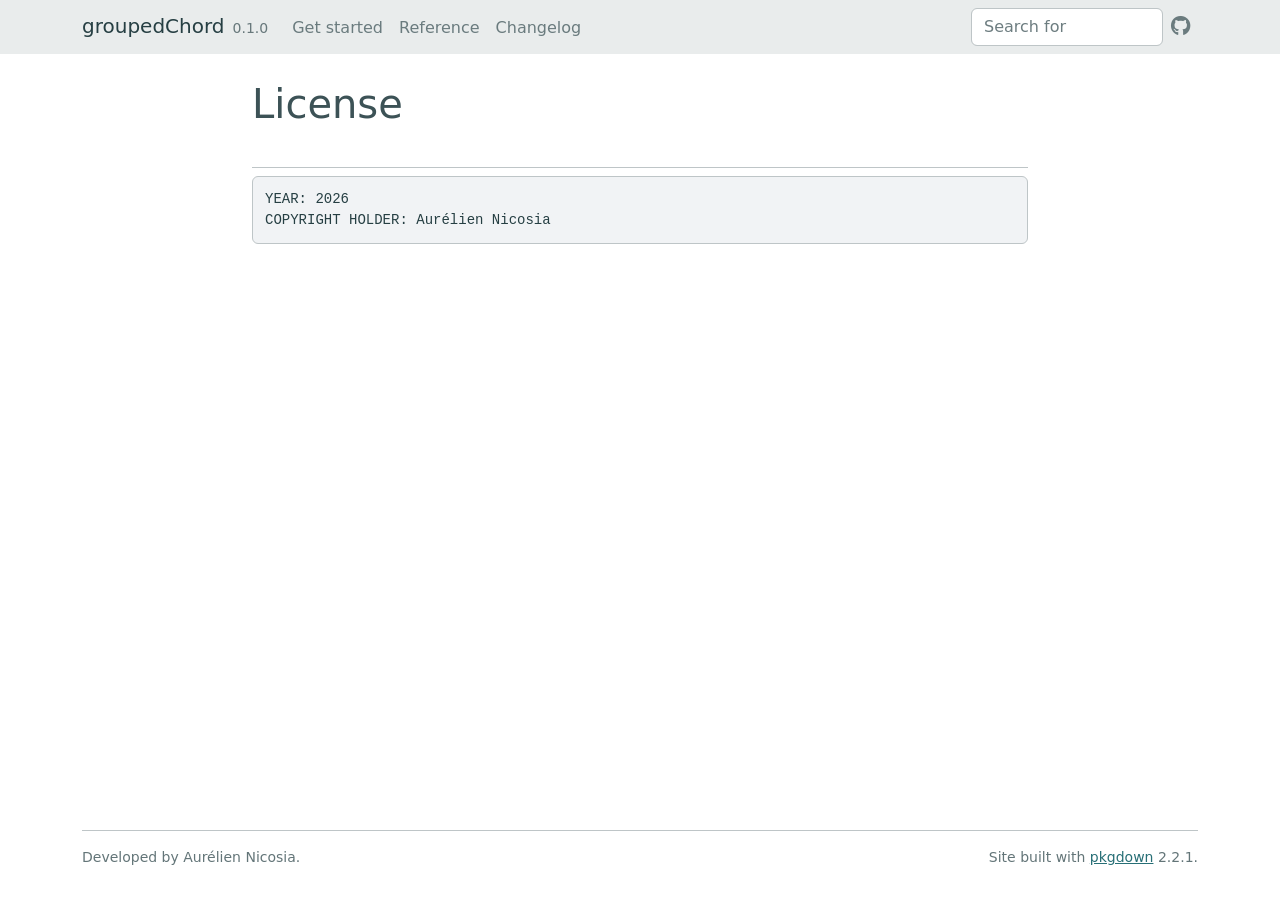
<file: LICENSE-text.html>
<!DOCTYPE html>
<!-- Generated by pkgdown: do not edit by hand --><html lang="fr"><head><meta http-equiv="Content-Type" content="text/html; charset=UTF-8"><meta charset="utf-8"><meta http-equiv="X-UA-Compatible" content="IE=edge"><meta name="viewport" content="width=device-width, initial-scale=1, shrink-to-fit=no"><title>License • groupedChord</title><script src="deps/jquery-3.6.0/jquery-3.6.0.min.js"></script><meta name="viewport" content="width=device-width, initial-scale=1, shrink-to-fit=no"><link href="deps/bootstrap-5.3.8/bootstrap.min.css" rel="stylesheet"><script src="deps/bootstrap-5.3.8/bootstrap.bundle.min.js"></script><link href="deps/font-awesome-6.5.2/css/all.min.css" rel="stylesheet"><link href="deps/font-awesome-6.5.2/css/v4-shims.min.css" rel="stylesheet"><script src="deps/headroom-0.11.0/headroom.min.js"></script><script src="deps/headroom-0.11.0/jQuery.headroom.min.js"></script><script src="deps/bootstrap-toc-1.0.1/bootstrap-toc.min.js"></script><script src="deps/clipboard.js-2.0.11/clipboard.min.js"></script><script src="deps/search-1.0.0/autocomplete.jquery.min.js"></script><script src="deps/search-1.0.0/fuse.min.js"></script><script src="deps/search-1.0.0/mark.min.js"></script><!-- pkgdown --><script src="pkgdown.js"></script><meta property="og:title" content="License"></head><body>
    <a href="#main" class="visually-hidden-focusable">Skip to contents</a>


    <nav class="navbar navbar-expand-lg fixed-top bg-light" data-bs-theme="light" aria-label="Site navigation"><div class="container">

    <a class="navbar-brand me-2" href="index.html">groupedChord</a>

    <small class="nav-text text-muted me-auto" data-bs-toggle="tooltip" data-bs-placement="bottom" title="">0.1.0</small>


    <button class="navbar-toggler" type="button" data-bs-toggle="collapse" data-bs-target="#navbar" aria-controls="navbar" aria-expanded="false" aria-label="Toggle navigation">
      <span class="navbar-toggler-icon"></span>
    </button>

    <div id="navbar" class="collapse navbar-collapse ms-3">
      <ul class="navbar-nav me-auto"><li class="nav-item"><a class="nav-link" href="articles/groupedChord.html">Get started</a></li>
<li class="nav-item"><a class="nav-link" href="reference/index.html">Reference</a></li>
<li class="nav-item"><a class="nav-link" href="news/index.html">Changelog</a></li>
      </ul><ul class="navbar-nav"><li class="nav-item"><form class="form-inline" role="search">
 <input class="form-control" type="search" name="search-input" id="search-input" autocomplete="off" aria-label="Search site" placeholder="Search for" data-search-index="search.json"></form></li>
<li class="nav-item"><a class="external-link nav-link" href="https://github.com/AurelienNicosiaULaval/groupedChord/" aria-label="GitHub"><span class="fa fab fa-github fa-lg"></span></a></li>
      </ul></div>


  </div>
</nav><div class="container template-title-body">
<div class="row">
  <main id="main" class="col-md-9"><div class="page-header">

      <h1>License</h1>

    </div>

<pre>YEAR: 2026
COPYRIGHT HOLDER: Aurélien Nicosia
</pre>

  </main></div>


    <footer><div class="pkgdown-footer-left">
  <p>Developed by Aurélien Nicosia.</p>
</div>

<div class="pkgdown-footer-right">
  <p>Site built with <a href="https://pkgdown.r-lib.org/" class="external-link">pkgdown</a> 2.2.1.</p>
</div>

    </footer></div>





  </body></html>
</file>
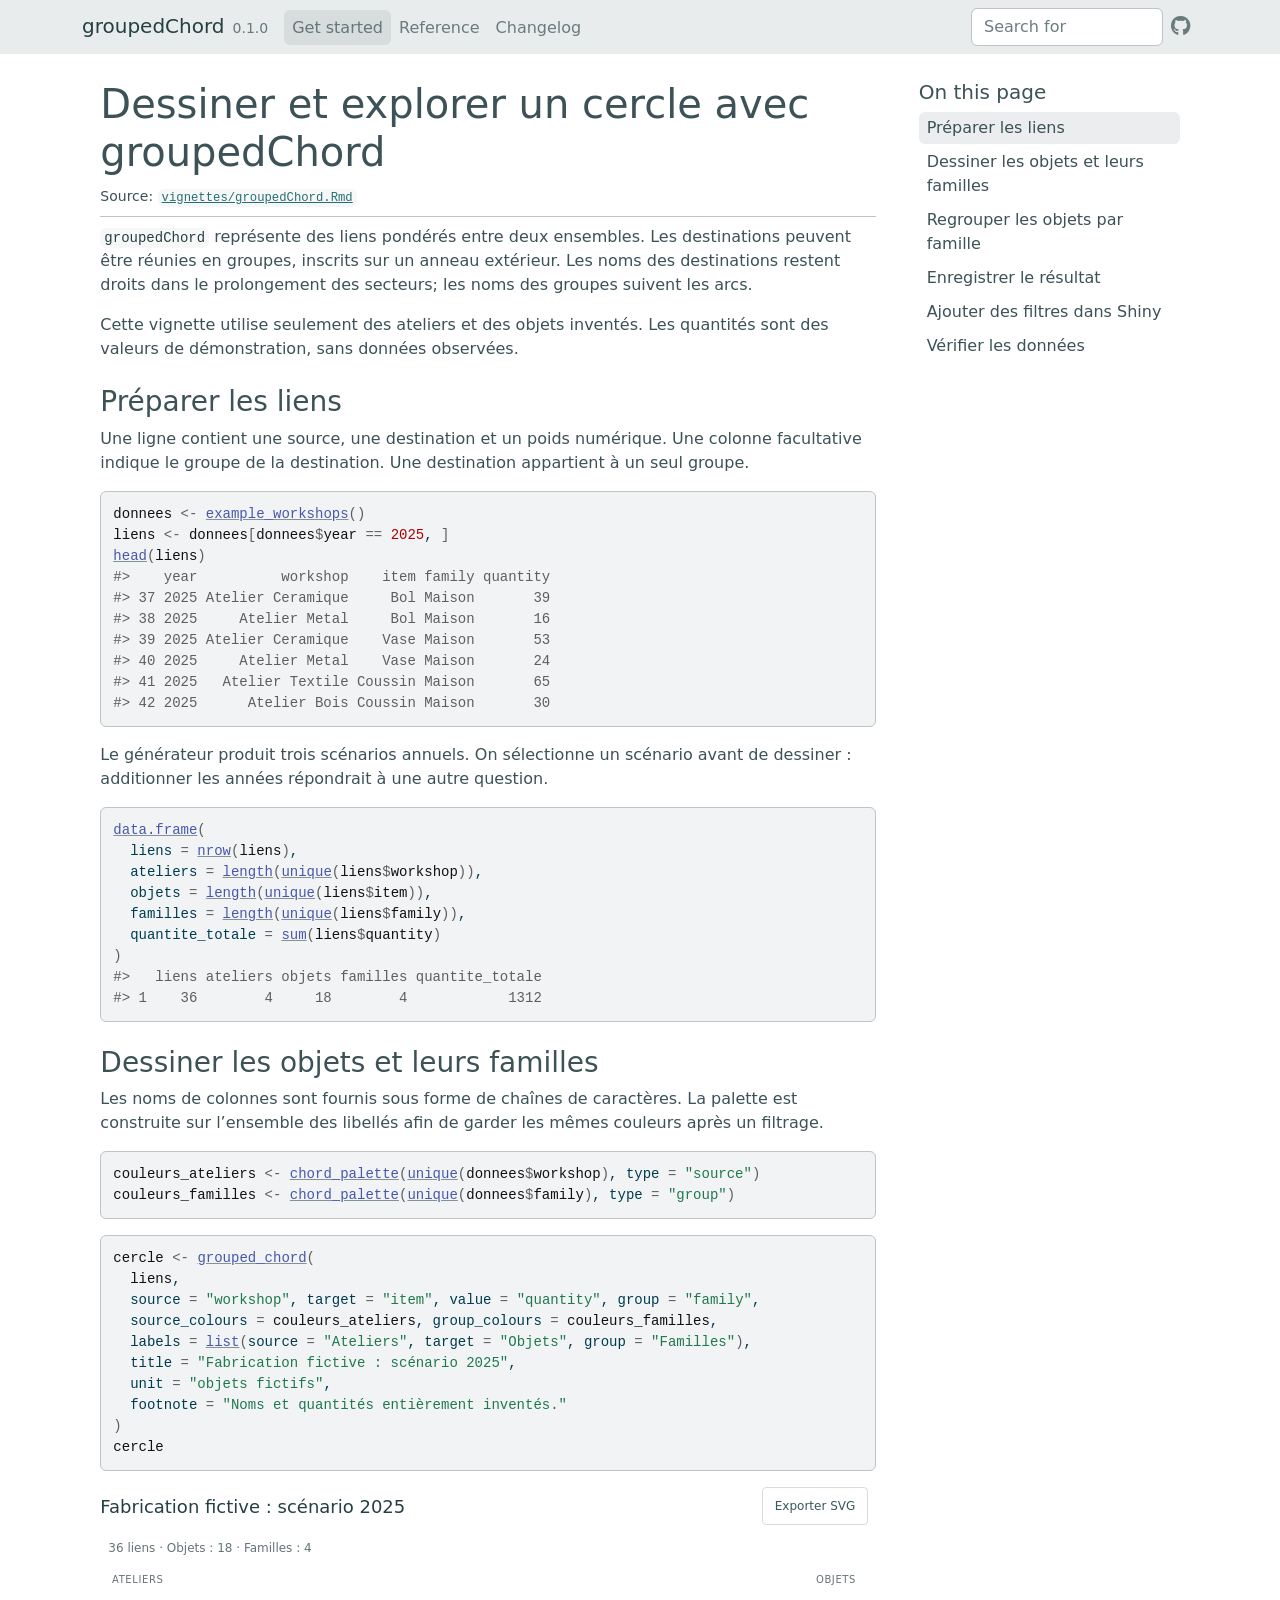
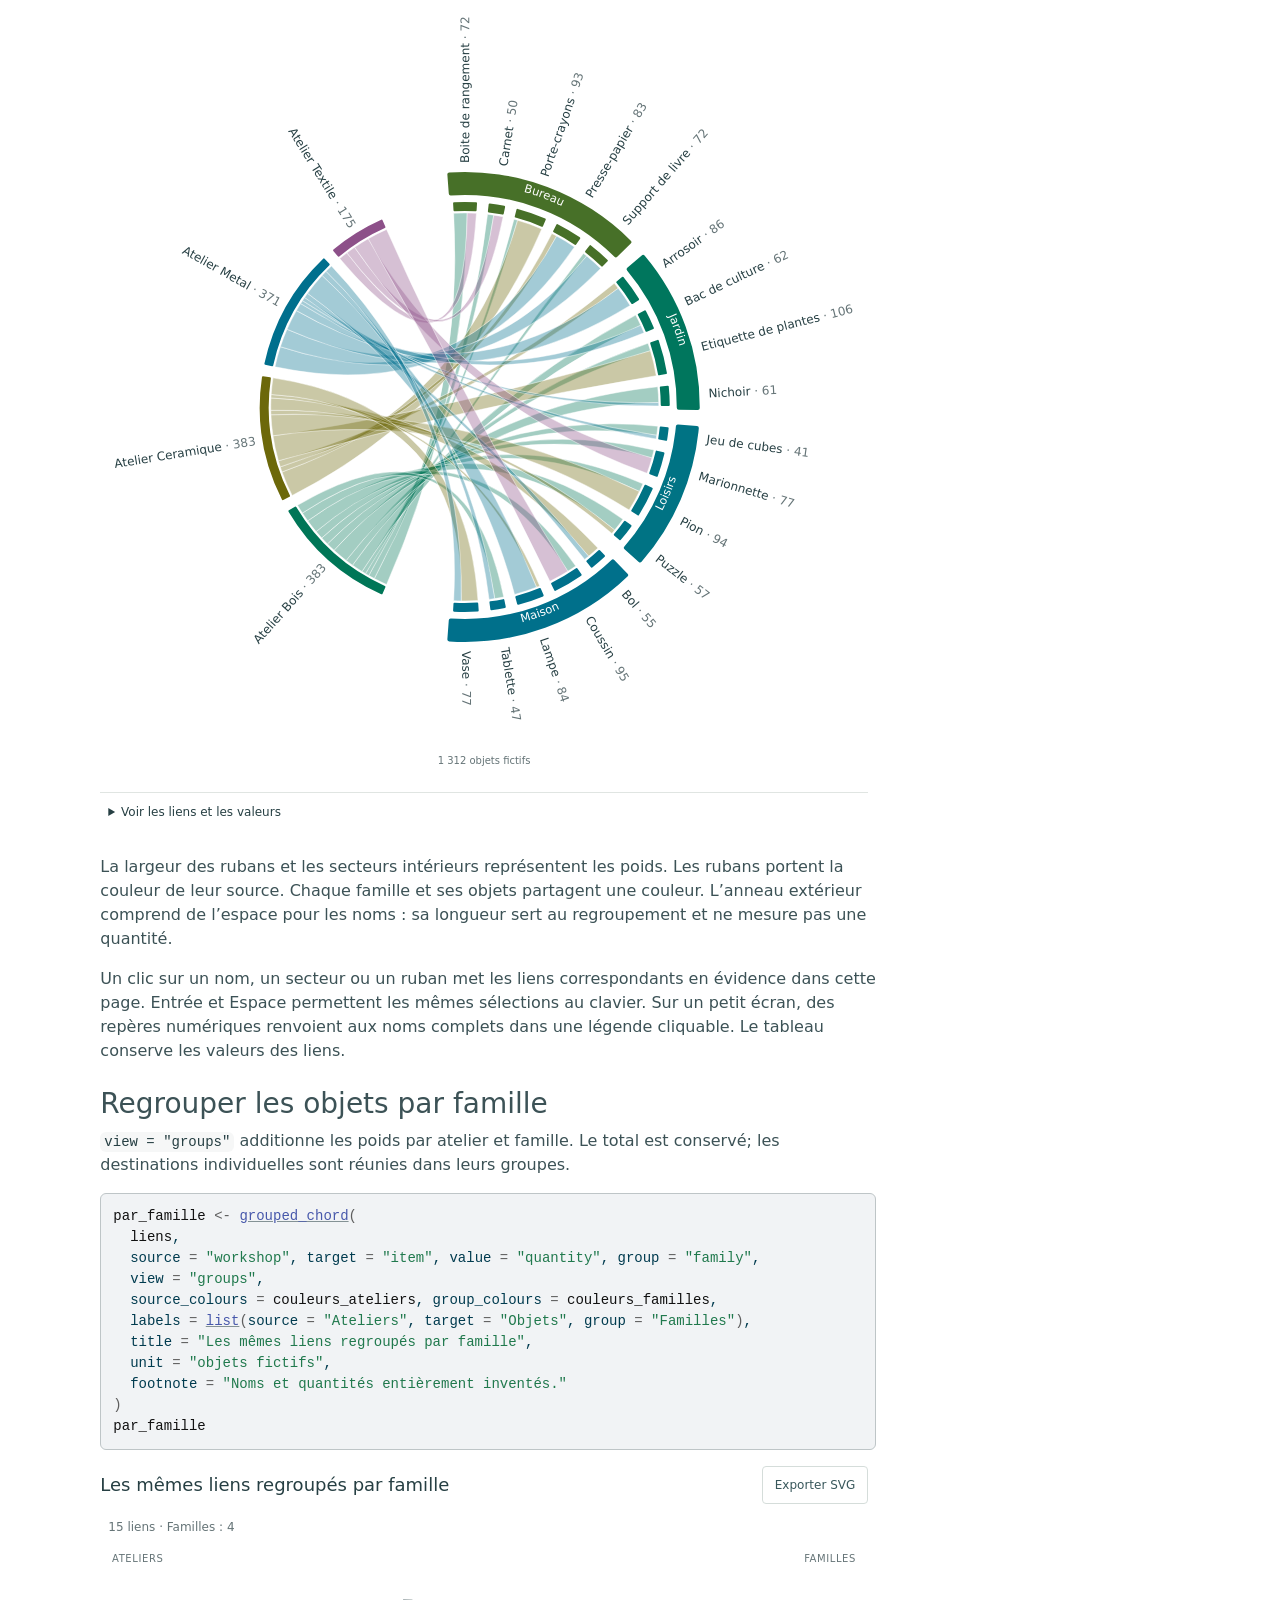
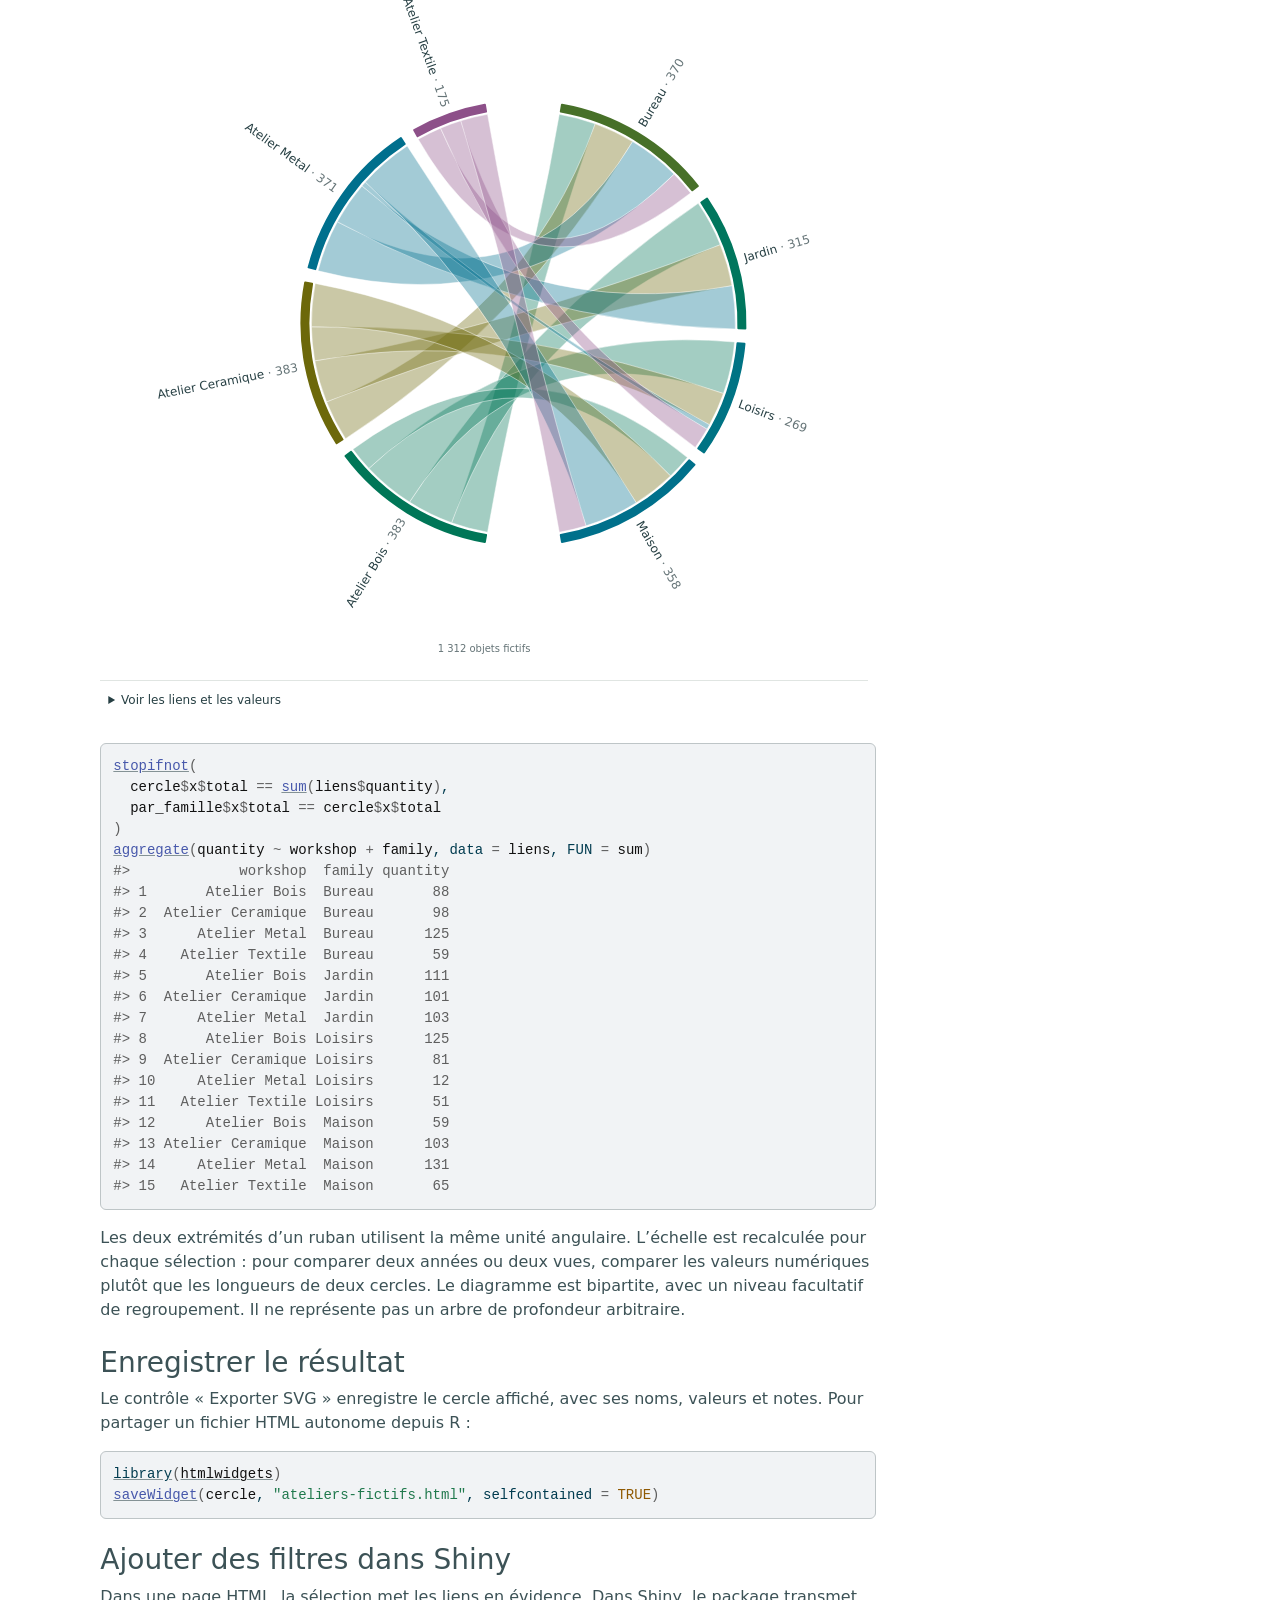
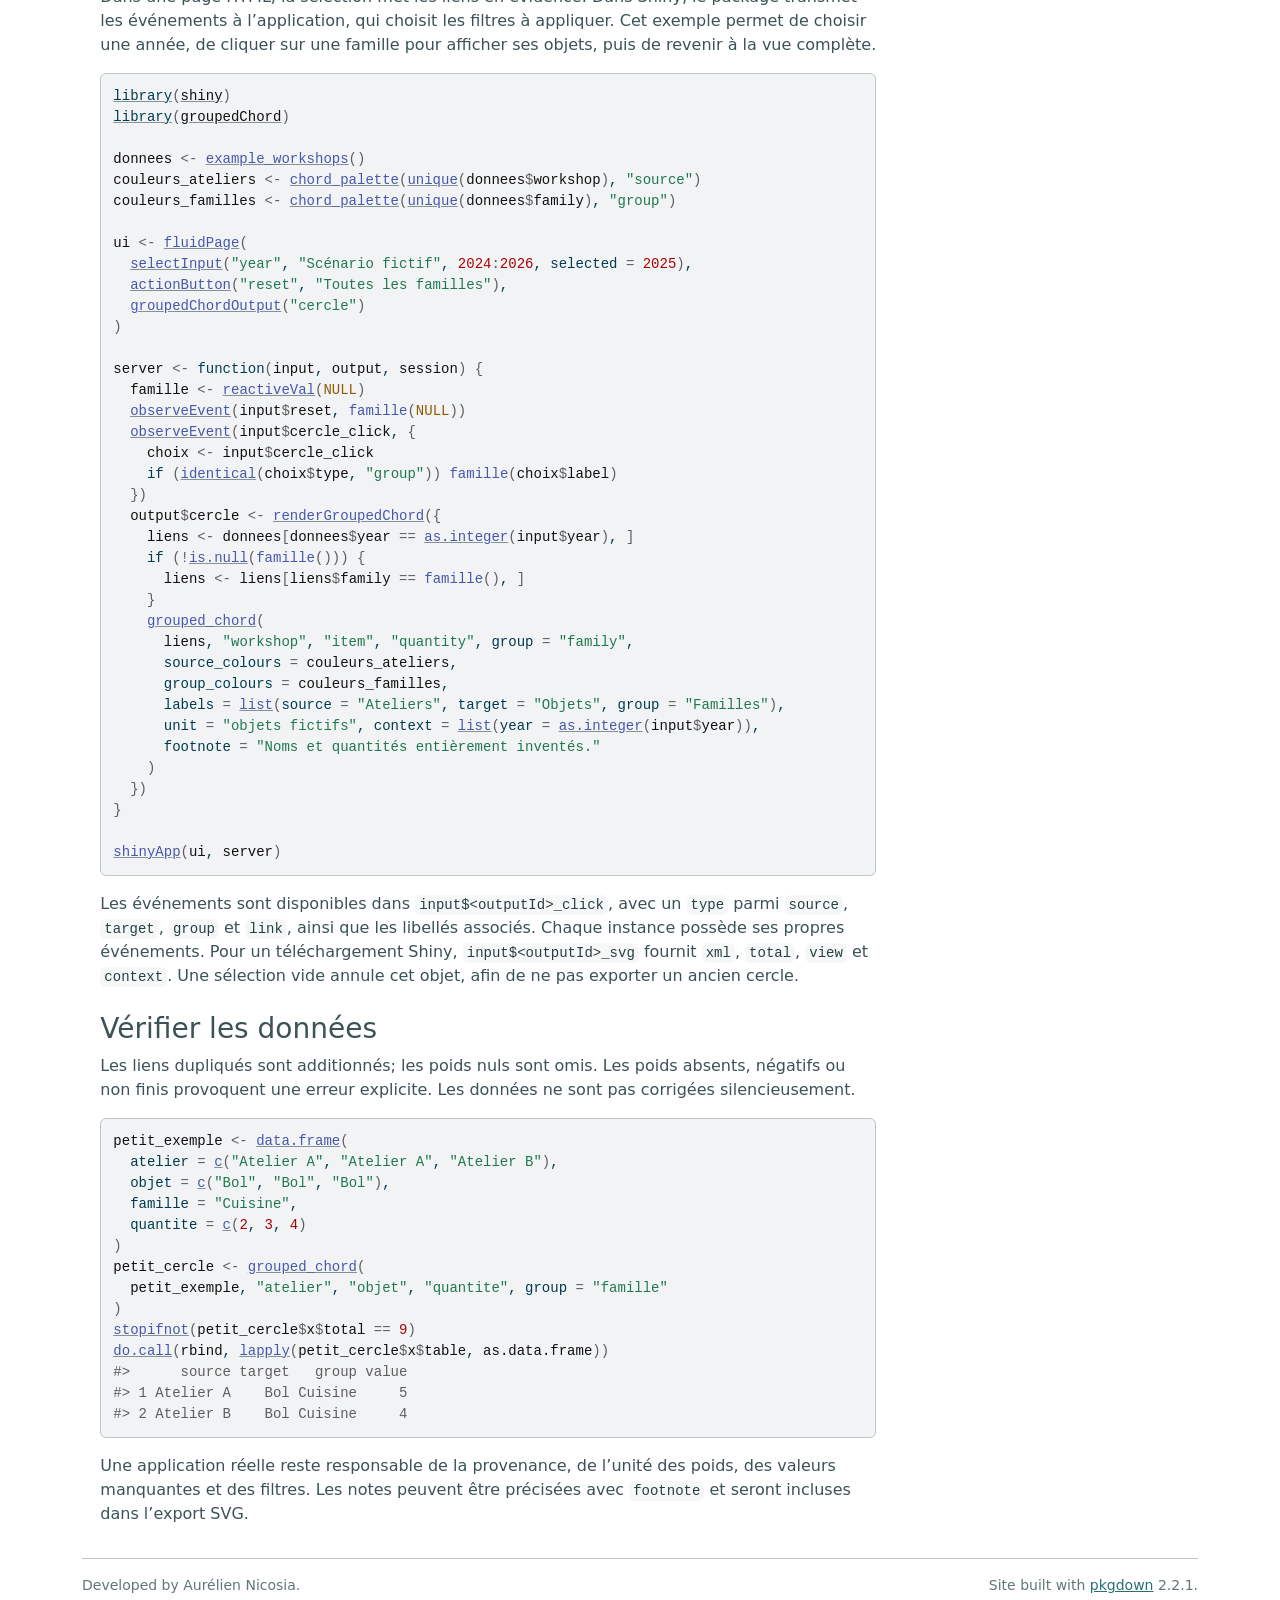
<file: articles/groupedChord.html>
<!DOCTYPE html>
<!-- Generated by pkgdown: do not edit by hand --><html lang="fr">
<head>
<meta http-equiv="Content-Type" content="text/html; charset=UTF-8">
<meta charset="utf-8">
<meta http-equiv="X-UA-Compatible" content="IE=edge">
<meta name="viewport" content="width=device-width, initial-scale=1, shrink-to-fit=no">
<title>Dessiner et explorer un cercle avec groupedChord • groupedChord</title>
<script src="../deps/jquery-3.6.0/jquery-3.6.0.min.js"></script><meta name="viewport" content="width=device-width, initial-scale=1, shrink-to-fit=no">
<link href="../deps/bootstrap-5.3.8/bootstrap.min.css" rel="stylesheet">
<script src="../deps/bootstrap-5.3.8/bootstrap.bundle.min.js"></script><link href="../deps/font-awesome-6.5.2/css/all.min.css" rel="stylesheet">
<link href="../deps/font-awesome-6.5.2/css/v4-shims.min.css" rel="stylesheet">
<script src="../deps/headroom-0.11.0/headroom.min.js"></script><script src="../deps/headroom-0.11.0/jQuery.headroom.min.js"></script><script src="../deps/bootstrap-toc-1.0.1/bootstrap-toc.min.js"></script><script src="../deps/clipboard.js-2.0.11/clipboard.min.js"></script><script src="../deps/search-1.0.0/autocomplete.jquery.min.js"></script><script src="../deps/search-1.0.0/fuse.min.js"></script><script src="../deps/search-1.0.0/mark.min.js"></script><!-- pkgdown --><script src="../pkgdown.js"></script><meta property="og:title" content="Dessiner et explorer un cercle avec groupedChord">
</head>
<body>
    <a href="#main" class="visually-hidden-focusable">Skip to contents</a>


    <nav class="navbar navbar-expand-lg fixed-top bg-light" data-bs-theme="light" aria-label="Site navigation"><div class="container">

    <a class="navbar-brand me-2" href="../index.html">groupedChord</a>

    <small class="nav-text text-muted me-auto" data-bs-toggle="tooltip" data-bs-placement="bottom" title="">0.1.0</small>


    <button class="navbar-toggler" type="button" data-bs-toggle="collapse" data-bs-target="#navbar" aria-controls="navbar" aria-expanded="false" aria-label="Toggle navigation">
      <span class="navbar-toggler-icon"></span>
    </button>

    <div id="navbar" class="collapse navbar-collapse ms-3">
      <ul class="navbar-nav me-auto">
<li class="active nav-item"><a class="nav-link" href="../articles/groupedChord.html">Get started</a></li>
<li class="nav-item"><a class="nav-link" href="../reference/index.html">Reference</a></li>
<li class="nav-item"><a class="nav-link" href="../news/index.html">Changelog</a></li>
      </ul>
<ul class="navbar-nav">
<li class="nav-item"><form class="form-inline" role="search">
 <input class="form-control" type="search" name="search-input" id="search-input" autocomplete="off" aria-label="Search site" placeholder="Search for" data-search-index="../search.json">
</form></li>
<li class="nav-item"><a class="external-link nav-link" href="https://github.com/AurelienNicosiaULaval/groupedChord/" aria-label="GitHub"><span class="fa fab fa-github fa-lg"></span></a></li>
      </ul>
</div>


  </div>
</nav><div class="container template-article">



<script src="groupedChord_files/htmlwidgets-1.6.4/htmlwidgets.js"></script><script src="groupedChord_files/groupedChord-d3-7.9.0/d3.min.js"></script><script src="groupedChord_files/groupedChord-d3-7.9.0/scope.js"></script><link href="groupedChord_files/groupedChord-renderer-0.1.0/groupedChord.css" rel="stylesheet">
<script src="groupedChord_files/groupedChord-renderer-0.1.0/layout.js"></script><script src="groupedChord_files/groupedChord-renderer-0.1.0/renderer.js"></script><script src="groupedChord_files/groupedChord-binding-0.1.0/groupedChord.js"></script><div class="row">
  <main id="main" class="col-md-9"><div class="page-header">

      <h1>Dessiner et explorer un cercle avec groupedChord</h1>
            
      
      <small class="dont-index">Source: <a href="https://github.com/AurelienNicosiaULaval/groupedChord/blob/main/vignettes/groupedChord.Rmd" class="external-link"><code>vignettes/groupedChord.Rmd</code></a></small>
      <div class="d-none name"><code>groupedChord.Rmd</code></div>
    </div>

    
    
<p><code>groupedChord</code> représente des liens pondérés entre deux
ensembles. Les destinations peuvent être réunies en groupes, inscrits
sur un anneau extérieur. Les noms des destinations restent droits dans
le prolongement des secteurs; les noms des groupes suivent les arcs.</p>
<p>Cette vignette utilise seulement des ateliers et des objets inventés.
Les quantités sont des valeurs de démonstration, sans données
observées.</p>
<div class="section level2">
<h2 id="préparer-les-liens">Préparer les liens<a class="anchor" aria-label="anchor" href="#pr%C3%A9parer-les-liens"></a>
</h2>
<p>Une ligne contient une source, une destination et un poids numérique.
Une colonne facultative indique le groupe de la destination. Une
destination appartient à un seul groupe.</p>
<div class="sourceCode" id="cb1"><pre class="downlit sourceCode r">
<code class="sourceCode R"><span><span class="va">donnees</span> <span class="op">&lt;-</span> <span class="fu"><a href="../reference/example_workshops.html">example_workshops</a></span><span class="op">(</span><span class="op">)</span></span>
<span><span class="va">liens</span> <span class="op">&lt;-</span> <span class="va">donnees</span><span class="op">[</span><span class="va">donnees</span><span class="op">$</span><span class="va">year</span> <span class="op">==</span> <span class="fl">2025</span>, <span class="op">]</span></span>
<span><span class="fu"><a href="https://rdrr.io/r/utils/head.html" class="external-link">head</a></span><span class="op">(</span><span class="va">liens</span><span class="op">)</span></span>
<span><span class="co">#&gt;    year          workshop    item family quantity</span></span>
<span><span class="co">#&gt; 37 2025 Atelier Ceramique     Bol Maison       39</span></span>
<span><span class="co">#&gt; 38 2025     Atelier Metal     Bol Maison       16</span></span>
<span><span class="co">#&gt; 39 2025 Atelier Ceramique    Vase Maison       53</span></span>
<span><span class="co">#&gt; 40 2025     Atelier Metal    Vase Maison       24</span></span>
<span><span class="co">#&gt; 41 2025   Atelier Textile Coussin Maison       65</span></span>
<span><span class="co">#&gt; 42 2025      Atelier Bois Coussin Maison       30</span></span></code></pre></div>
<p>Le générateur produit trois scénarios annuels. On sélectionne un
scénario avant de dessiner : additionner les années répondrait à une
autre question.</p>
<div class="sourceCode" id="cb2"><pre class="downlit sourceCode r">
<code class="sourceCode R"><span><span class="fu"><a href="https://rdrr.io/r/base/data.frame.html" class="external-link">data.frame</a></span><span class="op">(</span></span>
<span>  liens <span class="op">=</span> <span class="fu"><a href="https://rdrr.io/r/base/nrow.html" class="external-link">nrow</a></span><span class="op">(</span><span class="va">liens</span><span class="op">)</span>,</span>
<span>  ateliers <span class="op">=</span> <span class="fu"><a href="https://rdrr.io/r/base/length.html" class="external-link">length</a></span><span class="op">(</span><span class="fu"><a href="https://rdrr.io/r/base/unique.html" class="external-link">unique</a></span><span class="op">(</span><span class="va">liens</span><span class="op">$</span><span class="va">workshop</span><span class="op">)</span><span class="op">)</span>,</span>
<span>  objets <span class="op">=</span> <span class="fu"><a href="https://rdrr.io/r/base/length.html" class="external-link">length</a></span><span class="op">(</span><span class="fu"><a href="https://rdrr.io/r/base/unique.html" class="external-link">unique</a></span><span class="op">(</span><span class="va">liens</span><span class="op">$</span><span class="va">item</span><span class="op">)</span><span class="op">)</span>,</span>
<span>  familles <span class="op">=</span> <span class="fu"><a href="https://rdrr.io/r/base/length.html" class="external-link">length</a></span><span class="op">(</span><span class="fu"><a href="https://rdrr.io/r/base/unique.html" class="external-link">unique</a></span><span class="op">(</span><span class="va">liens</span><span class="op">$</span><span class="va">family</span><span class="op">)</span><span class="op">)</span>,</span>
<span>  quantite_totale <span class="op">=</span> <span class="fu"><a href="https://rdrr.io/r/base/sum.html" class="external-link">sum</a></span><span class="op">(</span><span class="va">liens</span><span class="op">$</span><span class="va">quantity</span><span class="op">)</span></span>
<span><span class="op">)</span></span>
<span><span class="co">#&gt;   liens ateliers objets familles quantite_totale</span></span>
<span><span class="co">#&gt; 1    36        4     18        4            1312</span></span></code></pre></div>
</div>
<div class="section level2">
<h2 id="dessiner-les-objets-et-leurs-familles">Dessiner les objets et leurs familles<a class="anchor" aria-label="anchor" href="#dessiner-les-objets-et-leurs-familles"></a>
</h2>
<p>Les noms de colonnes sont fournis sous forme de chaînes de
caractères. La palette est construite sur l’ensemble des libellés afin
de garder les mêmes couleurs après un filtrage.</p>
<div class="sourceCode" id="cb3"><pre class="downlit sourceCode r">
<code class="sourceCode R"><span><span class="va">couleurs_ateliers</span> <span class="op">&lt;-</span> <span class="fu"><a href="../reference/chord_palette.html">chord_palette</a></span><span class="op">(</span><span class="fu"><a href="https://rdrr.io/r/base/unique.html" class="external-link">unique</a></span><span class="op">(</span><span class="va">donnees</span><span class="op">$</span><span class="va">workshop</span><span class="op">)</span>, type <span class="op">=</span> <span class="st">"source"</span><span class="op">)</span></span>
<span><span class="va">couleurs_familles</span> <span class="op">&lt;-</span> <span class="fu"><a href="../reference/chord_palette.html">chord_palette</a></span><span class="op">(</span><span class="fu"><a href="https://rdrr.io/r/base/unique.html" class="external-link">unique</a></span><span class="op">(</span><span class="va">donnees</span><span class="op">$</span><span class="va">family</span><span class="op">)</span>, type <span class="op">=</span> <span class="st">"group"</span><span class="op">)</span></span></code></pre></div>
<div class="sourceCode" id="cb4"><pre class="downlit sourceCode r">
<code class="sourceCode R"><span><span class="va">cercle</span> <span class="op">&lt;-</span> <span class="fu"><a href="../reference/grouped_chord.html">grouped_chord</a></span><span class="op">(</span></span>
<span>  <span class="va">liens</span>,</span>
<span>  source <span class="op">=</span> <span class="st">"workshop"</span>, target <span class="op">=</span> <span class="st">"item"</span>, value <span class="op">=</span> <span class="st">"quantity"</span>, group <span class="op">=</span> <span class="st">"family"</span>,</span>
<span>  source_colours <span class="op">=</span> <span class="va">couleurs_ateliers</span>, group_colours <span class="op">=</span> <span class="va">couleurs_familles</span>,</span>
<span>  labels <span class="op">=</span> <span class="fu"><a href="https://rdrr.io/r/base/list.html" class="external-link">list</a></span><span class="op">(</span>source <span class="op">=</span> <span class="st">"Ateliers"</span>, target <span class="op">=</span> <span class="st">"Objets"</span>, group <span class="op">=</span> <span class="st">"Familles"</span><span class="op">)</span>,</span>
<span>  title <span class="op">=</span> <span class="st">"Fabrication fictive : scénario 2025"</span>,</span>
<span>  unit <span class="op">=</span> <span class="st">"objets fictifs"</span>,</span>
<span>  footnote <span class="op">=</span> <span class="st">"Noms et quantités entièrement inventés."</span></span>
<span><span class="op">)</span></span>
<span><span class="va">cercle</span></span></code></pre></div>
<div id="htmlwidget-ac96cb3ee4656e2e9ec3" style="width:768px;height:432.632880098888px;" class="groupedChord html-widget"></div>
<script type="application/json" data-for="htmlwidget-ac96cb3ee4656e2e9ec3">{"x":{"nodes":[{"id":"s:Atelier Bois","label":"Atelier Bois","role":"source","family":"","color":"#007657","total":383},{"id":"s:Atelier Ceramique","label":"Atelier Ceramique","role":"source","family":"","color":"#6C680A","total":383},{"id":"s:Atelier Metal","label":"Atelier Metal","role":"source","family":"","color":"#006F8D","total":371},{"id":"s:Atelier Textile","label":"Atelier Textile","role":"source","family":"","color":"#8D5089","total":175},{"id":"t:Boite de rangement","label":"Boite de rangement","role":"target","family":"Bureau","color":"#477028","total":72},{"id":"t:Carnet","label":"Carnet","role":"target","family":"Bureau","color":"#477028","total":50},{"id":"t:Porte-crayons","label":"Porte-crayons","role":"target","family":"Bureau","color":"#477028","total":93},{"id":"t:Presse-papier","label":"Presse-papier","role":"target","family":"Bureau","color":"#477028","total":83},{"id":"t:Support de livre","label":"Support de livre","role":"target","family":"Bureau","color":"#477028","total":72},{"id":"t:Arrosoir","label":"Arrosoir","role":"target","family":"Jardin","color":"#00765D","total":86},{"id":"t:Bac de culture","label":"Bac de culture","role":"target","family":"Jardin","color":"#00765D","total":62},{"id":"t:Etiquette de plantes","label":"Etiquette de plantes","role":"target","family":"Jardin","color":"#00765D","total":106},{"id":"t:Nichoir","label":"Nichoir","role":"target","family":"Jardin","color":"#00765D","total":61},{"id":"t:Jeu de cubes","label":"Jeu de cubes","role":"target","family":"Loisirs","color":"#007384","total":41},{"id":"t:Marionnette","label":"Marionnette","role":"target","family":"Loisirs","color":"#007384","total":77},{"id":"t:Pion","label":"Pion","role":"target","family":"Loisirs","color":"#007384","total":94},{"id":"t:Puzzle","label":"Puzzle","role":"target","family":"Loisirs","color":"#007384","total":57},{"id":"t:Bol","label":"Bol","role":"target","family":"Maison","color":"#00708B","total":55},{"id":"t:Coussin","label":"Coussin","role":"target","family":"Maison","color":"#00708B","total":95},{"id":"t:Lampe","label":"Lampe","role":"target","family":"Maison","color":"#00708B","total":84},{"id":"t:Tablette","label":"Tablette","role":"target","family":"Maison","color":"#00708B","total":47},{"id":"t:Vase","label":"Vase","role":"target","family":"Maison","color":"#00708B","total":77}],"links":[{"from":"s:Atelier Bois","to":"t:Boite de rangement","sourceLabel":"Atelier Bois","targetLabel":"Boite de rangement","group":"Bureau","value":43,"color":"#007657"},{"from":"s:Atelier Textile","to":"t:Boite de rangement","sourceLabel":"Atelier Textile","targetLabel":"Boite de rangement","group":"Bureau","value":29,"color":"#8D5089"},{"from":"s:Atelier Bois","to":"t:Carnet","sourceLabel":"Atelier Bois","targetLabel":"Carnet","group":"Bureau","value":20,"color":"#007657"},{"from":"s:Atelier Textile","to":"t:Carnet","sourceLabel":"Atelier Textile","targetLabel":"Carnet","group":"Bureau","value":30,"color":"#8D5089"},{"from":"s:Atelier Bois","to":"t:Porte-crayons","sourceLabel":"Atelier Bois","targetLabel":"Porte-crayons","group":"Bureau","value":12,"color":"#007657"},{"from":"s:Atelier Ceramique","to":"t:Porte-crayons","sourceLabel":"Atelier Ceramique","targetLabel":"Porte-crayons","group":"Bureau","value":81,"color":"#6C680A"},{"from":"s:Atelier Ceramique","to":"t:Presse-papier","sourceLabel":"Atelier Ceramique","targetLabel":"Presse-papier","group":"Bureau","value":17,"color":"#6C680A"},{"from":"s:Atelier Metal","to":"t:Presse-papier","sourceLabel":"Atelier Metal","targetLabel":"Presse-papier","group":"Bureau","value":66,"color":"#006F8D"},{"from":"s:Atelier Bois","to":"t:Support de livre","sourceLabel":"Atelier Bois","targetLabel":"Support de livre","group":"Bureau","value":13,"color":"#007657"},{"from":"s:Atelier Metal","to":"t:Support de livre","sourceLabel":"Atelier Metal","targetLabel":"Support de livre","group":"Bureau","value":59,"color":"#006F8D"},{"from":"s:Atelier Ceramique","to":"t:Arrosoir","sourceLabel":"Atelier Ceramique","targetLabel":"Arrosoir","group":"Jardin","value":20,"color":"#6C680A"},{"from":"s:Atelier Metal","to":"t:Arrosoir","sourceLabel":"Atelier Metal","targetLabel":"Arrosoir","group":"Jardin","value":66,"color":"#006F8D"},{"from":"s:Atelier Bois","to":"t:Bac de culture","sourceLabel":"Atelier Bois","targetLabel":"Bac de culture","group":"Jardin","value":36,"color":"#007657"},{"from":"s:Atelier Metal","to":"t:Bac de culture","sourceLabel":"Atelier Metal","targetLabel":"Bac de culture","group":"Jardin","value":26,"color":"#006F8D"},{"from":"s:Atelier Bois","to":"t:Etiquette de plantes","sourceLabel":"Atelier Bois","targetLabel":"Etiquette de plantes","group":"Jardin","value":25,"color":"#007657"},{"from":"s:Atelier Ceramique","to":"t:Etiquette de plantes","sourceLabel":"Atelier Ceramique","targetLabel":"Etiquette de plantes","group":"Jardin","value":81,"color":"#6C680A"},{"from":"s:Atelier Bois","to":"t:Nichoir","sourceLabel":"Atelier Bois","targetLabel":"Nichoir","group":"Jardin","value":50,"color":"#007657"},{"from":"s:Atelier Metal","to":"t:Nichoir","sourceLabel":"Atelier Metal","targetLabel":"Nichoir","group":"Jardin","value":11,"color":"#006F8D"},{"from":"s:Atelier Bois","to":"t:Jeu de cubes","sourceLabel":"Atelier Bois","targetLabel":"Jeu de cubes","group":"Loisirs","value":29,"color":"#007657"},{"from":"s:Atelier Metal","to":"t:Jeu de cubes","sourceLabel":"Atelier Metal","targetLabel":"Jeu de cubes","group":"Loisirs","value":12,"color":"#006F8D"},{"from":"s:Atelier Bois","to":"t:Marionnette","sourceLabel":"Atelier Bois","targetLabel":"Marionnette","group":"Loisirs","value":26,"color":"#007657"},{"from":"s:Atelier Textile","to":"t:Marionnette","sourceLabel":"Atelier Textile","targetLabel":"Marionnette","group":"Loisirs","value":51,"color":"#8D5089"},{"from":"s:Atelier Bois","to":"t:Pion","sourceLabel":"Atelier Bois","targetLabel":"Pion","group":"Loisirs","value":27,"color":"#007657"},{"from":"s:Atelier Ceramique","to":"t:Pion","sourceLabel":"Atelier Ceramique","targetLabel":"Pion","group":"Loisirs","value":67,"color":"#6C680A"},{"from":"s:Atelier Bois","to":"t:Puzzle","sourceLabel":"Atelier Bois","targetLabel":"Puzzle","group":"Loisirs","value":43,"color":"#007657"},{"from":"s:Atelier Ceramique","to":"t:Puzzle","sourceLabel":"Atelier Ceramique","targetLabel":"Puzzle","group":"Loisirs","value":14,"color":"#6C680A"},{"from":"s:Atelier Ceramique","to":"t:Bol","sourceLabel":"Atelier Ceramique","targetLabel":"Bol","group":"Maison","value":39,"color":"#6C680A"},{"from":"s:Atelier Metal","to":"t:Bol","sourceLabel":"Atelier Metal","targetLabel":"Bol","group":"Maison","value":16,"color":"#006F8D"},{"from":"s:Atelier Bois","to":"t:Coussin","sourceLabel":"Atelier Bois","targetLabel":"Coussin","group":"Maison","value":30,"color":"#007657"},{"from":"s:Atelier Textile","to":"t:Coussin","sourceLabel":"Atelier Textile","targetLabel":"Coussin","group":"Maison","value":65,"color":"#8D5089"},{"from":"s:Atelier Ceramique","to":"t:Lampe","sourceLabel":"Atelier Ceramique","targetLabel":"Lampe","group":"Maison","value":11,"color":"#6C680A"},{"from":"s:Atelier Metal","to":"t:Lampe","sourceLabel":"Atelier Metal","targetLabel":"Lampe","group":"Maison","value":73,"color":"#006F8D"},{"from":"s:Atelier Bois","to":"t:Tablette","sourceLabel":"Atelier Bois","targetLabel":"Tablette","group":"Maison","value":29,"color":"#007657"},{"from":"s:Atelier Metal","to":"t:Tablette","sourceLabel":"Atelier Metal","targetLabel":"Tablette","group":"Maison","value":18,"color":"#006F8D"},{"from":"s:Atelier Ceramique","to":"t:Vase","sourceLabel":"Atelier Ceramique","targetLabel":"Vase","group":"Maison","value":53,"color":"#6C680A"},{"from":"s:Atelier Metal","to":"t:Vase","sourceLabel":"Atelier Metal","targetLabel":"Vase","group":"Maison","value":24,"color":"#006F8D"}],"total":1312,"level":"targets","grouped":true,"table":[{"source":"Atelier Bois","target":"Boite de rangement","group":"Bureau","value":43},{"source":"Atelier Textile","target":"Boite de rangement","group":"Bureau","value":29},{"source":"Atelier Bois","target":"Carnet","group":"Bureau","value":20},{"source":"Atelier Textile","target":"Carnet","group":"Bureau","value":30},{"source":"Atelier Bois","target":"Porte-crayons","group":"Bureau","value":12},{"source":"Atelier Ceramique","target":"Porte-crayons","group":"Bureau","value":81},{"source":"Atelier Ceramique","target":"Presse-papier","group":"Bureau","value":17},{"source":"Atelier Metal","target":"Presse-papier","group":"Bureau","value":66},{"source":"Atelier Bois","target":"Support de livre","group":"Bureau","value":13},{"source":"Atelier Metal","target":"Support de livre","group":"Bureau","value":59},{"source":"Atelier Ceramique","target":"Arrosoir","group":"Jardin","value":20},{"source":"Atelier Metal","target":"Arrosoir","group":"Jardin","value":66},{"source":"Atelier Bois","target":"Bac de culture","group":"Jardin","value":36},{"source":"Atelier Metal","target":"Bac de culture","group":"Jardin","value":26},{"source":"Atelier Bois","target":"Etiquette de plantes","group":"Jardin","value":25},{"source":"Atelier Ceramique","target":"Etiquette de plantes","group":"Jardin","value":81},{"source":"Atelier Bois","target":"Nichoir","group":"Jardin","value":50},{"source":"Atelier Metal","target":"Nichoir","group":"Jardin","value":11},{"source":"Atelier Bois","target":"Jeu de cubes","group":"Loisirs","value":29},{"source":"Atelier Metal","target":"Jeu de cubes","group":"Loisirs","value":12},{"source":"Atelier Bois","target":"Marionnette","group":"Loisirs","value":26},{"source":"Atelier Textile","target":"Marionnette","group":"Loisirs","value":51},{"source":"Atelier Bois","target":"Pion","group":"Loisirs","value":27},{"source":"Atelier Ceramique","target":"Pion","group":"Loisirs","value":67},{"source":"Atelier Bois","target":"Puzzle","group":"Loisirs","value":43},{"source":"Atelier Ceramique","target":"Puzzle","group":"Loisirs","value":14},{"source":"Atelier Ceramique","target":"Bol","group":"Maison","value":39},{"source":"Atelier Metal","target":"Bol","group":"Maison","value":16},{"source":"Atelier Bois","target":"Coussin","group":"Maison","value":30},{"source":"Atelier Textile","target":"Coussin","group":"Maison","value":65},{"source":"Atelier Ceramique","target":"Lampe","group":"Maison","value":11},{"source":"Atelier Metal","target":"Lampe","group":"Maison","value":73},{"source":"Atelier Bois","target":"Tablette","group":"Maison","value":29},{"source":"Atelier Metal","target":"Tablette","group":"Maison","value":18},{"source":"Atelier Ceramique","target":"Vase","group":"Maison","value":53},{"source":"Atelier Metal","target":"Vase","group":"Maison","value":24}],"groupColours":{"Bureau":"#477028","Jardin":"#00765D","Loisirs":"#007384","Maison":"#00708B"},"groupLabels":[],"options":{"labels":{"source":"Ateliers","target":"Objets","group":"Familles"},"title":"Fabrication fictive : scénario 2025","unit":"objets fictifs","footnote":["Noms et quantités entièrement inventés."],"locale":"fr-CA","showTable":true,"showControls":true,"sourceLabelWidth":22},"context":[]},"evals":[],"jsHooks":[]}</script><p>La largeur des rubans et les secteurs intérieurs représentent les
poids. Les rubans portent la couleur de leur source. Chaque famille et
ses objets partagent une couleur. L’anneau extérieur comprend de
l’espace pour les noms : sa longueur sert au regroupement et ne mesure
pas une quantité.</p>
<p>Un clic sur un nom, un secteur ou un ruban met les liens
correspondants en évidence dans cette page. Entrée et Espace permettent
les mêmes sélections au clavier. Sur un petit écran, des repères
numériques renvoient aux noms complets dans une légende cliquable. Le
tableau conserve les valeurs des liens.</p>
</div>
<div class="section level2">
<h2 id="regrouper-les-objets-par-famille">Regrouper les objets par famille<a class="anchor" aria-label="anchor" href="#regrouper-les-objets-par-famille"></a>
</h2>
<p><code>view = "groups"</code> additionne les poids par atelier et
famille. Le total est conservé; les destinations individuelles sont
réunies dans leurs groupes.</p>
<div class="sourceCode" id="cb5"><pre class="downlit sourceCode r">
<code class="sourceCode R"><span><span class="va">par_famille</span> <span class="op">&lt;-</span> <span class="fu"><a href="../reference/grouped_chord.html">grouped_chord</a></span><span class="op">(</span></span>
<span>  <span class="va">liens</span>,</span>
<span>  source <span class="op">=</span> <span class="st">"workshop"</span>, target <span class="op">=</span> <span class="st">"item"</span>, value <span class="op">=</span> <span class="st">"quantity"</span>, group <span class="op">=</span> <span class="st">"family"</span>,</span>
<span>  view <span class="op">=</span> <span class="st">"groups"</span>,</span>
<span>  source_colours <span class="op">=</span> <span class="va">couleurs_ateliers</span>, group_colours <span class="op">=</span> <span class="va">couleurs_familles</span>,</span>
<span>  labels <span class="op">=</span> <span class="fu"><a href="https://rdrr.io/r/base/list.html" class="external-link">list</a></span><span class="op">(</span>source <span class="op">=</span> <span class="st">"Ateliers"</span>, target <span class="op">=</span> <span class="st">"Objets"</span>, group <span class="op">=</span> <span class="st">"Familles"</span><span class="op">)</span>,</span>
<span>  title <span class="op">=</span> <span class="st">"Les mêmes liens regroupés par famille"</span>,</span>
<span>  unit <span class="op">=</span> <span class="st">"objets fictifs"</span>,</span>
<span>  footnote <span class="op">=</span> <span class="st">"Noms et quantités entièrement inventés."</span></span>
<span><span class="op">)</span></span>
<span><span class="va">par_famille</span></span></code></pre></div>
<div id="htmlwidget-e5c8c404fe174e4c81bd" style="width:768px;height:432.632880098888px;" class="groupedChord html-widget"></div>
<script type="application/json" data-for="htmlwidget-e5c8c404fe174e4c81bd">{"x":{"nodes":[{"id":"s:Atelier Bois","label":"Atelier Bois","role":"source","family":"","color":"#007657","total":383},{"id":"s:Atelier Ceramique","label":"Atelier Ceramique","role":"source","family":"","color":"#6C680A","total":383},{"id":"s:Atelier Metal","label":"Atelier Metal","role":"source","family":"","color":"#006F8D","total":371},{"id":"s:Atelier Textile","label":"Atelier Textile","role":"source","family":"","color":"#8D5089","total":175},{"id":"g:Bureau","label":"Bureau","role":"group","family":"Bureau","color":"#477028","total":370},{"id":"g:Jardin","label":"Jardin","role":"group","family":"Jardin","color":"#00765D","total":315},{"id":"g:Loisirs","label":"Loisirs","role":"group","family":"Loisirs","color":"#007384","total":269},{"id":"g:Maison","label":"Maison","role":"group","family":"Maison","color":"#00708B","total":358}],"links":[{"from":"s:Atelier Bois","to":"g:Bureau","sourceLabel":"Atelier Bois","targetLabel":"Bureau","group":"Bureau","value":88,"color":"#007657"},{"from":"s:Atelier Ceramique","to":"g:Bureau","sourceLabel":"Atelier Ceramique","targetLabel":"Bureau","group":"Bureau","value":98,"color":"#6C680A"},{"from":"s:Atelier Metal","to":"g:Bureau","sourceLabel":"Atelier Metal","targetLabel":"Bureau","group":"Bureau","value":125,"color":"#006F8D"},{"from":"s:Atelier Textile","to":"g:Bureau","sourceLabel":"Atelier Textile","targetLabel":"Bureau","group":"Bureau","value":59,"color":"#8D5089"},{"from":"s:Atelier Bois","to":"g:Jardin","sourceLabel":"Atelier Bois","targetLabel":"Jardin","group":"Jardin","value":111,"color":"#007657"},{"from":"s:Atelier Ceramique","to":"g:Jardin","sourceLabel":"Atelier Ceramique","targetLabel":"Jardin","group":"Jardin","value":101,"color":"#6C680A"},{"from":"s:Atelier Metal","to":"g:Jardin","sourceLabel":"Atelier Metal","targetLabel":"Jardin","group":"Jardin","value":103,"color":"#006F8D"},{"from":"s:Atelier Bois","to":"g:Loisirs","sourceLabel":"Atelier Bois","targetLabel":"Loisirs","group":"Loisirs","value":125,"color":"#007657"},{"from":"s:Atelier Ceramique","to":"g:Loisirs","sourceLabel":"Atelier Ceramique","targetLabel":"Loisirs","group":"Loisirs","value":81,"color":"#6C680A"},{"from":"s:Atelier Metal","to":"g:Loisirs","sourceLabel":"Atelier Metal","targetLabel":"Loisirs","group":"Loisirs","value":12,"color":"#006F8D"},{"from":"s:Atelier Textile","to":"g:Loisirs","sourceLabel":"Atelier Textile","targetLabel":"Loisirs","group":"Loisirs","value":51,"color":"#8D5089"},{"from":"s:Atelier Bois","to":"g:Maison","sourceLabel":"Atelier Bois","targetLabel":"Maison","group":"Maison","value":59,"color":"#007657"},{"from":"s:Atelier Ceramique","to":"g:Maison","sourceLabel":"Atelier Ceramique","targetLabel":"Maison","group":"Maison","value":103,"color":"#6C680A"},{"from":"s:Atelier Metal","to":"g:Maison","sourceLabel":"Atelier Metal","targetLabel":"Maison","group":"Maison","value":131,"color":"#006F8D"},{"from":"s:Atelier Textile","to":"g:Maison","sourceLabel":"Atelier Textile","targetLabel":"Maison","group":"Maison","value":65,"color":"#8D5089"}],"total":1312,"level":"groups","grouped":true,"table":[{"source":"Atelier Bois","target":"Boite de rangement","group":"Bureau","value":43},{"source":"Atelier Textile","target":"Boite de rangement","group":"Bureau","value":29},{"source":"Atelier Bois","target":"Carnet","group":"Bureau","value":20},{"source":"Atelier Textile","target":"Carnet","group":"Bureau","value":30},{"source":"Atelier Bois","target":"Porte-crayons","group":"Bureau","value":12},{"source":"Atelier Ceramique","target":"Porte-crayons","group":"Bureau","value":81},{"source":"Atelier Ceramique","target":"Presse-papier","group":"Bureau","value":17},{"source":"Atelier Metal","target":"Presse-papier","group":"Bureau","value":66},{"source":"Atelier Bois","target":"Support de livre","group":"Bureau","value":13},{"source":"Atelier Metal","target":"Support de livre","group":"Bureau","value":59},{"source":"Atelier Ceramique","target":"Arrosoir","group":"Jardin","value":20},{"source":"Atelier Metal","target":"Arrosoir","group":"Jardin","value":66},{"source":"Atelier Bois","target":"Bac de culture","group":"Jardin","value":36},{"source":"Atelier Metal","target":"Bac de culture","group":"Jardin","value":26},{"source":"Atelier Bois","target":"Etiquette de plantes","group":"Jardin","value":25},{"source":"Atelier Ceramique","target":"Etiquette de plantes","group":"Jardin","value":81},{"source":"Atelier Bois","target":"Nichoir","group":"Jardin","value":50},{"source":"Atelier Metal","target":"Nichoir","group":"Jardin","value":11},{"source":"Atelier Bois","target":"Jeu de cubes","group":"Loisirs","value":29},{"source":"Atelier Metal","target":"Jeu de cubes","group":"Loisirs","value":12},{"source":"Atelier Bois","target":"Marionnette","group":"Loisirs","value":26},{"source":"Atelier Textile","target":"Marionnette","group":"Loisirs","value":51},{"source":"Atelier Bois","target":"Pion","group":"Loisirs","value":27},{"source":"Atelier Ceramique","target":"Pion","group":"Loisirs","value":67},{"source":"Atelier Bois","target":"Puzzle","group":"Loisirs","value":43},{"source":"Atelier Ceramique","target":"Puzzle","group":"Loisirs","value":14},{"source":"Atelier Ceramique","target":"Bol","group":"Maison","value":39},{"source":"Atelier Metal","target":"Bol","group":"Maison","value":16},{"source":"Atelier Bois","target":"Coussin","group":"Maison","value":30},{"source":"Atelier Textile","target":"Coussin","group":"Maison","value":65},{"source":"Atelier Ceramique","target":"Lampe","group":"Maison","value":11},{"source":"Atelier Metal","target":"Lampe","group":"Maison","value":73},{"source":"Atelier Bois","target":"Tablette","group":"Maison","value":29},{"source":"Atelier Metal","target":"Tablette","group":"Maison","value":18},{"source":"Atelier Ceramique","target":"Vase","group":"Maison","value":53},{"source":"Atelier Metal","target":"Vase","group":"Maison","value":24}],"groupColours":{"Bureau":"#477028","Jardin":"#00765D","Loisirs":"#007384","Maison":"#00708B"},"groupLabels":[],"options":{"labels":{"source":"Ateliers","target":"Objets","group":"Familles"},"title":"Les mêmes liens regroupés par famille","unit":"objets fictifs","footnote":["Noms et quantités entièrement inventés."],"locale":"fr-CA","showTable":true,"showControls":true,"sourceLabelWidth":22},"context":[]},"evals":[],"jsHooks":[]}</script><div class="sourceCode" id="cb6"><pre class="downlit sourceCode r">
<code class="sourceCode R"><span><span class="fu"><a href="https://rdrr.io/r/base/stopifnot.html" class="external-link">stopifnot</a></span><span class="op">(</span></span>
<span>  <span class="va">cercle</span><span class="op">$</span><span class="va">x</span><span class="op">$</span><span class="va">total</span> <span class="op">==</span> <span class="fu"><a href="https://rdrr.io/r/base/sum.html" class="external-link">sum</a></span><span class="op">(</span><span class="va">liens</span><span class="op">$</span><span class="va">quantity</span><span class="op">)</span>,</span>
<span>  <span class="va">par_famille</span><span class="op">$</span><span class="va">x</span><span class="op">$</span><span class="va">total</span> <span class="op">==</span> <span class="va">cercle</span><span class="op">$</span><span class="va">x</span><span class="op">$</span><span class="va">total</span></span>
<span><span class="op">)</span></span>
<span><span class="fu"><a href="https://rdrr.io/r/stats/aggregate.html" class="external-link">aggregate</a></span><span class="op">(</span><span class="va">quantity</span> <span class="op">~</span> <span class="va">workshop</span> <span class="op">+</span> <span class="va">family</span>, data <span class="op">=</span> <span class="va">liens</span>, FUN <span class="op">=</span> <span class="va">sum</span><span class="op">)</span></span>
<span><span class="co">#&gt;             workshop  family quantity</span></span>
<span><span class="co">#&gt; 1       Atelier Bois  Bureau       88</span></span>
<span><span class="co">#&gt; 2  Atelier Ceramique  Bureau       98</span></span>
<span><span class="co">#&gt; 3      Atelier Metal  Bureau      125</span></span>
<span><span class="co">#&gt; 4    Atelier Textile  Bureau       59</span></span>
<span><span class="co">#&gt; 5       Atelier Bois  Jardin      111</span></span>
<span><span class="co">#&gt; 6  Atelier Ceramique  Jardin      101</span></span>
<span><span class="co">#&gt; 7      Atelier Metal  Jardin      103</span></span>
<span><span class="co">#&gt; 8       Atelier Bois Loisirs      125</span></span>
<span><span class="co">#&gt; 9  Atelier Ceramique Loisirs       81</span></span>
<span><span class="co">#&gt; 10     Atelier Metal Loisirs       12</span></span>
<span><span class="co">#&gt; 11   Atelier Textile Loisirs       51</span></span>
<span><span class="co">#&gt; 12      Atelier Bois  Maison       59</span></span>
<span><span class="co">#&gt; 13 Atelier Ceramique  Maison      103</span></span>
<span><span class="co">#&gt; 14     Atelier Metal  Maison      131</span></span>
<span><span class="co">#&gt; 15   Atelier Textile  Maison       65</span></span></code></pre></div>
<p>Les deux extrémités d’un ruban utilisent la même unité angulaire.
L’échelle est recalculée pour chaque sélection : pour comparer deux
années ou deux vues, comparer les valeurs numériques plutôt que les
longueurs de deux cercles. Le diagramme est bipartite, avec un niveau
facultatif de regroupement. Il ne représente pas un arbre de profondeur
arbitraire.</p>
</div>
<div class="section level2">
<h2 id="enregistrer-le-résultat">Enregistrer le résultat<a class="anchor" aria-label="anchor" href="#enregistrer-le-r%C3%A9sultat"></a>
</h2>
<p>Le contrôle « Exporter SVG » enregistre le cercle affiché, avec ses
noms, valeurs et notes. Pour partager un fichier HTML autonome depuis R
:</p>
<div class="sourceCode" id="cb7"><pre class="downlit sourceCode r">
<code class="sourceCode R"><span><span class="kw"><a href="https://rdrr.io/r/base/library.html" class="external-link">library</a></span><span class="op">(</span><span class="va"><a href="https://github.com/ramnathv/htmlwidgets" class="external-link">htmlwidgets</a></span><span class="op">)</span></span>
<span><span class="fu"><a href="https://rdrr.io/pkg/htmlwidgets/man/saveWidget.html" class="external-link">saveWidget</a></span><span class="op">(</span><span class="va">cercle</span>, <span class="st">"ateliers-fictifs.html"</span>, selfcontained <span class="op">=</span> <span class="cn">TRUE</span><span class="op">)</span></span></code></pre></div>
</div>
<div class="section level2">
<h2 id="ajouter-des-filtres-dans-shiny">Ajouter des filtres dans Shiny<a class="anchor" aria-label="anchor" href="#ajouter-des-filtres-dans-shiny"></a>
</h2>
<p>Dans une page HTML, la sélection met les liens en évidence. Dans
Shiny, le package transmet les événements à l’application, qui choisit
les filtres à appliquer. Cet exemple permet de choisir une année, de
cliquer sur une famille pour afficher ses objets, puis de revenir à la
vue complète.</p>
<div class="sourceCode" id="cb8"><pre class="downlit sourceCode r">
<code class="sourceCode R"><span><span class="kw"><a href="https://rdrr.io/r/base/library.html" class="external-link">library</a></span><span class="op">(</span><span class="va"><a href="https://shiny.posit.co/" class="external-link">shiny</a></span><span class="op">)</span></span>
<span><span class="kw"><a href="https://rdrr.io/r/base/library.html" class="external-link">library</a></span><span class="op">(</span><span class="va"><a href="https://aureliennicosiaulaval.github.io/groupedChord/">groupedChord</a></span><span class="op">)</span></span>
<span></span>
<span><span class="va">donnees</span> <span class="op">&lt;-</span> <span class="fu"><a href="../reference/example_workshops.html">example_workshops</a></span><span class="op">(</span><span class="op">)</span></span>
<span><span class="va">couleurs_ateliers</span> <span class="op">&lt;-</span> <span class="fu"><a href="../reference/chord_palette.html">chord_palette</a></span><span class="op">(</span><span class="fu"><a href="https://rdrr.io/r/base/unique.html" class="external-link">unique</a></span><span class="op">(</span><span class="va">donnees</span><span class="op">$</span><span class="va">workshop</span><span class="op">)</span>, <span class="st">"source"</span><span class="op">)</span></span>
<span><span class="va">couleurs_familles</span> <span class="op">&lt;-</span> <span class="fu"><a href="../reference/chord_palette.html">chord_palette</a></span><span class="op">(</span><span class="fu"><a href="https://rdrr.io/r/base/unique.html" class="external-link">unique</a></span><span class="op">(</span><span class="va">donnees</span><span class="op">$</span><span class="va">family</span><span class="op">)</span>, <span class="st">"group"</span><span class="op">)</span></span>
<span></span>
<span><span class="va">ui</span> <span class="op">&lt;-</span> <span class="fu"><a href="https://rdrr.io/pkg/shiny/man/fluidPage.html" class="external-link">fluidPage</a></span><span class="op">(</span></span>
<span>  <span class="fu"><a href="https://rdrr.io/pkg/shiny/man/selectInput.html" class="external-link">selectInput</a></span><span class="op">(</span><span class="st">"year"</span>, <span class="st">"Scénario fictif"</span>, <span class="fl">2024</span><span class="op">:</span><span class="fl">2026</span>, selected <span class="op">=</span> <span class="fl">2025</span><span class="op">)</span>,</span>
<span>  <span class="fu"><a href="https://rdrr.io/pkg/shiny/man/actionButton.html" class="external-link">actionButton</a></span><span class="op">(</span><span class="st">"reset"</span>, <span class="st">"Toutes les familles"</span><span class="op">)</span>,</span>
<span>  <span class="fu"><a href="../reference/groupedChordOutput.html">groupedChordOutput</a></span><span class="op">(</span><span class="st">"cercle"</span><span class="op">)</span></span>
<span><span class="op">)</span></span>
<span></span>
<span><span class="va">server</span> <span class="op">&lt;-</span> <span class="kw">function</span><span class="op">(</span><span class="va">input</span>, <span class="va">output</span>, <span class="va">session</span><span class="op">)</span> <span class="op">{</span></span>
<span>  <span class="va">famille</span> <span class="op">&lt;-</span> <span class="fu"><a href="https://rdrr.io/pkg/shiny/man/reactiveVal.html" class="external-link">reactiveVal</a></span><span class="op">(</span><span class="cn">NULL</span><span class="op">)</span></span>
<span>  <span class="fu"><a href="https://rdrr.io/pkg/shiny/man/observeEvent.html" class="external-link">observeEvent</a></span><span class="op">(</span><span class="va">input</span><span class="op">$</span><span class="va">reset</span>, <span class="fu">famille</span><span class="op">(</span><span class="cn">NULL</span><span class="op">)</span><span class="op">)</span></span>
<span>  <span class="fu"><a href="https://rdrr.io/pkg/shiny/man/observeEvent.html" class="external-link">observeEvent</a></span><span class="op">(</span><span class="va">input</span><span class="op">$</span><span class="va">cercle_click</span>, <span class="op">{</span></span>
<span>    <span class="va">choix</span> <span class="op">&lt;-</span> <span class="va">input</span><span class="op">$</span><span class="va">cercle_click</span></span>
<span>    <span class="kw">if</span> <span class="op">(</span><span class="fu"><a href="https://rdrr.io/r/base/identical.html" class="external-link">identical</a></span><span class="op">(</span><span class="va">choix</span><span class="op">$</span><span class="va">type</span>, <span class="st">"group"</span><span class="op">)</span><span class="op">)</span> <span class="fu">famille</span><span class="op">(</span><span class="va">choix</span><span class="op">$</span><span class="va">label</span><span class="op">)</span></span>
<span>  <span class="op">}</span><span class="op">)</span></span>
<span>  <span class="va">output</span><span class="op">$</span><span class="va">cercle</span> <span class="op">&lt;-</span> <span class="fu"><a href="../reference/groupedChordOutput.html">renderGroupedChord</a></span><span class="op">(</span><span class="op">{</span></span>
<span>    <span class="va">liens</span> <span class="op">&lt;-</span> <span class="va">donnees</span><span class="op">[</span><span class="va">donnees</span><span class="op">$</span><span class="va">year</span> <span class="op">==</span> <span class="fu"><a href="https://rdrr.io/r/base/integer.html" class="external-link">as.integer</a></span><span class="op">(</span><span class="va">input</span><span class="op">$</span><span class="va">year</span><span class="op">)</span>, <span class="op">]</span></span>
<span>    <span class="kw">if</span> <span class="op">(</span><span class="op">!</span><span class="fu"><a href="https://rdrr.io/r/base/NULL.html" class="external-link">is.null</a></span><span class="op">(</span><span class="fu">famille</span><span class="op">(</span><span class="op">)</span><span class="op">)</span><span class="op">)</span> <span class="op">{</span></span>
<span>      <span class="va">liens</span> <span class="op">&lt;-</span> <span class="va">liens</span><span class="op">[</span><span class="va">liens</span><span class="op">$</span><span class="va">family</span> <span class="op">==</span> <span class="fu">famille</span><span class="op">(</span><span class="op">)</span>, <span class="op">]</span></span>
<span>    <span class="op">}</span></span>
<span>    <span class="fu"><a href="../reference/grouped_chord.html">grouped_chord</a></span><span class="op">(</span></span>
<span>      <span class="va">liens</span>, <span class="st">"workshop"</span>, <span class="st">"item"</span>, <span class="st">"quantity"</span>, group <span class="op">=</span> <span class="st">"family"</span>,</span>
<span>      source_colours <span class="op">=</span> <span class="va">couleurs_ateliers</span>,</span>
<span>      group_colours <span class="op">=</span> <span class="va">couleurs_familles</span>,</span>
<span>      labels <span class="op">=</span> <span class="fu"><a href="https://rdrr.io/r/base/list.html" class="external-link">list</a></span><span class="op">(</span>source <span class="op">=</span> <span class="st">"Ateliers"</span>, target <span class="op">=</span> <span class="st">"Objets"</span>, group <span class="op">=</span> <span class="st">"Familles"</span><span class="op">)</span>,</span>
<span>      unit <span class="op">=</span> <span class="st">"objets fictifs"</span>, context <span class="op">=</span> <span class="fu"><a href="https://rdrr.io/r/base/list.html" class="external-link">list</a></span><span class="op">(</span>year <span class="op">=</span> <span class="fu"><a href="https://rdrr.io/r/base/integer.html" class="external-link">as.integer</a></span><span class="op">(</span><span class="va">input</span><span class="op">$</span><span class="va">year</span><span class="op">)</span><span class="op">)</span>,</span>
<span>      footnote <span class="op">=</span> <span class="st">"Noms et quantités entièrement inventés."</span></span>
<span>    <span class="op">)</span></span>
<span>  <span class="op">}</span><span class="op">)</span></span>
<span><span class="op">}</span></span>
<span></span>
<span><span class="fu"><a href="https://rdrr.io/pkg/shiny/man/shinyApp.html" class="external-link">shinyApp</a></span><span class="op">(</span><span class="va">ui</span>, <span class="va">server</span><span class="op">)</span></span></code></pre></div>
<p>Les événements sont disponibles dans
<code>input$&lt;outputId&gt;_click</code>, avec un <code>type</code>
parmi <code>source</code>, <code>target</code>, <code>group</code> et
<code>link</code>, ainsi que les libellés associés. Chaque instance
possède ses propres événements. Pour un téléchargement Shiny,
<code>input$&lt;outputId&gt;_svg</code> fournit <code>xml</code>,
<code>total</code>, <code>view</code> et <code>context</code>. Une
sélection vide annule cet objet, afin de ne pas exporter un ancien
cercle.</p>
</div>
<div class="section level2">
<h2 id="vérifier-les-données">Vérifier les données<a class="anchor" aria-label="anchor" href="#v%C3%A9rifier-les-donn%C3%A9es"></a>
</h2>
<p>Les liens dupliqués sont additionnés; les poids nuls sont omis. Les
poids absents, négatifs ou non finis provoquent une erreur explicite.
Les données ne sont pas corrigées silencieusement.</p>
<div class="sourceCode" id="cb9"><pre class="downlit sourceCode r">
<code class="sourceCode R"><span><span class="va">petit_exemple</span> <span class="op">&lt;-</span> <span class="fu"><a href="https://rdrr.io/r/base/data.frame.html" class="external-link">data.frame</a></span><span class="op">(</span></span>
<span>  atelier <span class="op">=</span> <span class="fu"><a href="https://rdrr.io/r/base/c.html" class="external-link">c</a></span><span class="op">(</span><span class="st">"Atelier A"</span>, <span class="st">"Atelier A"</span>, <span class="st">"Atelier B"</span><span class="op">)</span>,</span>
<span>  objet <span class="op">=</span> <span class="fu"><a href="https://rdrr.io/r/base/c.html" class="external-link">c</a></span><span class="op">(</span><span class="st">"Bol"</span>, <span class="st">"Bol"</span>, <span class="st">"Bol"</span><span class="op">)</span>,</span>
<span>  famille <span class="op">=</span> <span class="st">"Cuisine"</span>,</span>
<span>  quantite <span class="op">=</span> <span class="fu"><a href="https://rdrr.io/r/base/c.html" class="external-link">c</a></span><span class="op">(</span><span class="fl">2</span>, <span class="fl">3</span>, <span class="fl">4</span><span class="op">)</span></span>
<span><span class="op">)</span></span>
<span><span class="va">petit_cercle</span> <span class="op">&lt;-</span> <span class="fu"><a href="../reference/grouped_chord.html">grouped_chord</a></span><span class="op">(</span></span>
<span>  <span class="va">petit_exemple</span>, <span class="st">"atelier"</span>, <span class="st">"objet"</span>, <span class="st">"quantite"</span>, group <span class="op">=</span> <span class="st">"famille"</span></span>
<span><span class="op">)</span></span>
<span><span class="fu"><a href="https://rdrr.io/r/base/stopifnot.html" class="external-link">stopifnot</a></span><span class="op">(</span><span class="va">petit_cercle</span><span class="op">$</span><span class="va">x</span><span class="op">$</span><span class="va">total</span> <span class="op">==</span> <span class="fl">9</span><span class="op">)</span></span>
<span><span class="fu"><a href="https://rdrr.io/r/base/do.call.html" class="external-link">do.call</a></span><span class="op">(</span><span class="va">rbind</span>, <span class="fu"><a href="https://rdrr.io/r/base/lapply.html" class="external-link">lapply</a></span><span class="op">(</span><span class="va">petit_cercle</span><span class="op">$</span><span class="va">x</span><span class="op">$</span><span class="va">table</span>, <span class="va">as.data.frame</span><span class="op">)</span><span class="op">)</span></span>
<span><span class="co">#&gt;      source target   group value</span></span>
<span><span class="co">#&gt; 1 Atelier A    Bol Cuisine     5</span></span>
<span><span class="co">#&gt; 2 Atelier B    Bol Cuisine     4</span></span></code></pre></div>
<p>Une application réelle reste responsable de la provenance, de l’unité
des poids, des valeurs manquantes et des filtres. Les notes peuvent être
précisées avec <code>footnote</code> et seront incluses dans l’export
SVG.</p>
</div>
  </main><aside class="col-md-3"><nav id="toc" aria-label="Table of contents"><h2>On this page</h2>
    </nav></aside>
</div>



    <footer><div class="pkgdown-footer-left">
  <p>Developed by Aurélien Nicosia.</p>
</div>

<div class="pkgdown-footer-right">
  <p>Site built with <a href="https://pkgdown.r-lib.org/" class="external-link">pkgdown</a> 2.2.1.</p>
</div>

    </footer>
</div>





  </body>
</html>
</file>
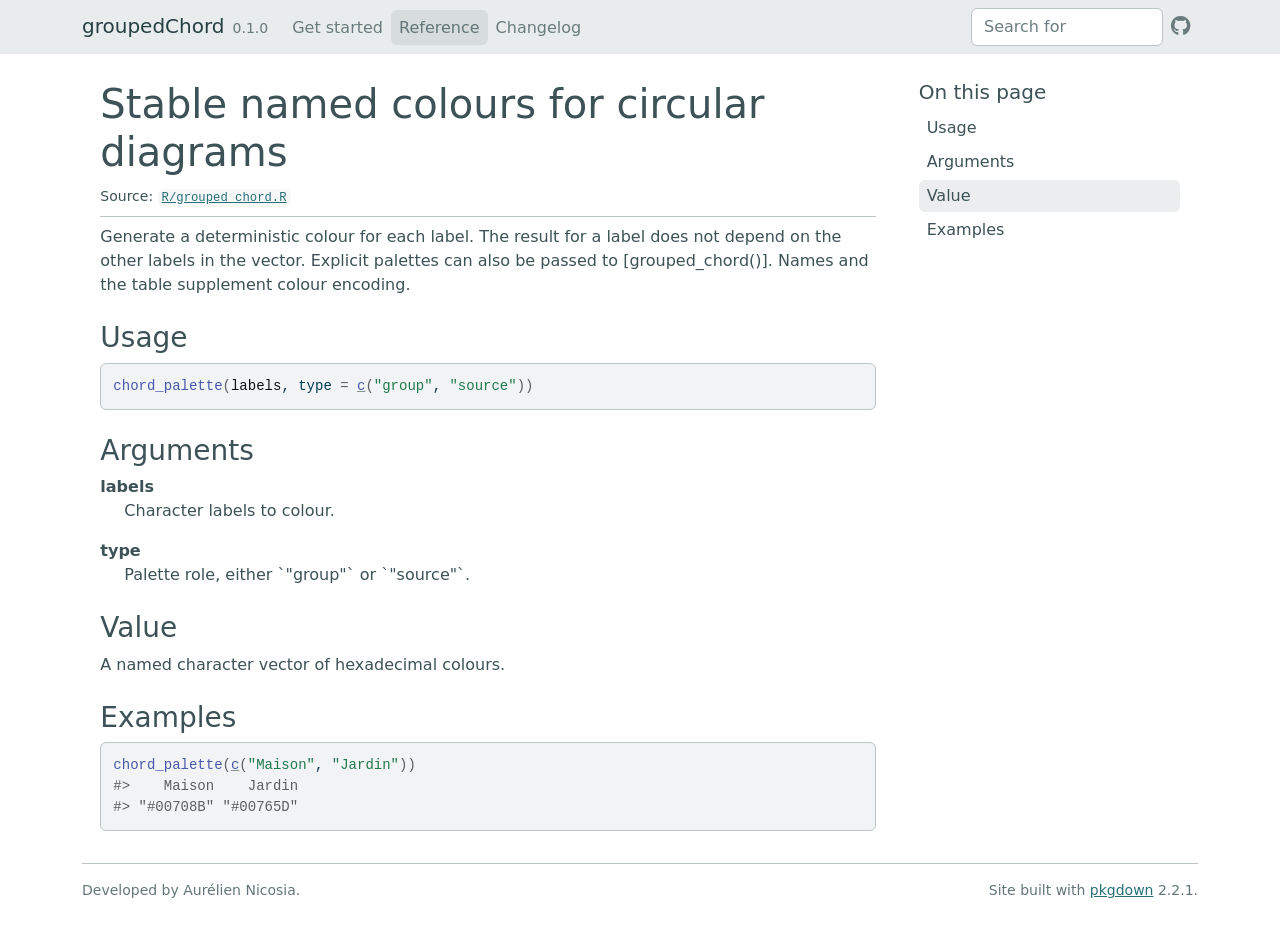
<file: reference/chord_palette.html>
<!DOCTYPE html>
<!-- Generated by pkgdown: do not edit by hand --><html lang="fr"><head><meta http-equiv="Content-Type" content="text/html; charset=UTF-8"><meta charset="utf-8"><meta http-equiv="X-UA-Compatible" content="IE=edge"><meta name="viewport" content="width=device-width, initial-scale=1, shrink-to-fit=no"><title>Stable named colours for circular diagrams — chord_palette • groupedChord</title><script src="../deps/jquery-3.6.0/jquery-3.6.0.min.js"></script><meta name="viewport" content="width=device-width, initial-scale=1, shrink-to-fit=no"><link href="../deps/bootstrap-5.3.8/bootstrap.min.css" rel="stylesheet"><script src="../deps/bootstrap-5.3.8/bootstrap.bundle.min.js"></script><link href="../deps/font-awesome-6.5.2/css/all.min.css" rel="stylesheet"><link href="../deps/font-awesome-6.5.2/css/v4-shims.min.css" rel="stylesheet"><script src="../deps/headroom-0.11.0/headroom.min.js"></script><script src="../deps/headroom-0.11.0/jQuery.headroom.min.js"></script><script src="../deps/bootstrap-toc-1.0.1/bootstrap-toc.min.js"></script><script src="../deps/clipboard.js-2.0.11/clipboard.min.js"></script><script src="../deps/search-1.0.0/autocomplete.jquery.min.js"></script><script src="../deps/search-1.0.0/fuse.min.js"></script><script src="../deps/search-1.0.0/mark.min.js"></script><!-- pkgdown --><script src="../pkgdown.js"></script><meta property="og:title" content="Stable named colours for circular diagrams — chord_palette"><meta name="description" content="Generate a deterministic colour for each label. The result for a label does
not depend on the other labels in the vector. Explicit palettes can also be
passed to [grouped_chord()]. Names and the table supplement colour encoding."><meta property="og:description" content="Generate a deterministic colour for each label. The result for a label does
not depend on the other labels in the vector. Explicit palettes can also be
passed to [grouped_chord()]. Names and the table supplement colour encoding."></head><body>
    <a href="#main" class="visually-hidden-focusable">Skip to contents</a>


    <nav class="navbar navbar-expand-lg fixed-top bg-light" data-bs-theme="light" aria-label="Site navigation"><div class="container">

    <a class="navbar-brand me-2" href="../index.html">groupedChord</a>

    <small class="nav-text text-muted me-auto" data-bs-toggle="tooltip" data-bs-placement="bottom" title="">0.1.0</small>


    <button class="navbar-toggler" type="button" data-bs-toggle="collapse" data-bs-target="#navbar" aria-controls="navbar" aria-expanded="false" aria-label="Toggle navigation">
      <span class="navbar-toggler-icon"></span>
    </button>

    <div id="navbar" class="collapse navbar-collapse ms-3">
      <ul class="navbar-nav me-auto"><li class="nav-item"><a class="nav-link" href="../articles/groupedChord.html">Get started</a></li>
<li class="active nav-item"><a class="nav-link" href="../reference/index.html">Reference</a></li>
<li class="nav-item"><a class="nav-link" href="../news/index.html">Changelog</a></li>
      </ul><ul class="navbar-nav"><li class="nav-item"><form class="form-inline" role="search">
 <input class="form-control" type="search" name="search-input" id="search-input" autocomplete="off" aria-label="Search site" placeholder="Search for" data-search-index="../search.json"></form></li>
<li class="nav-item"><a class="external-link nav-link" href="https://github.com/AurelienNicosiaULaval/groupedChord/" aria-label="GitHub"><span class="fa fab fa-github fa-lg"></span></a></li>
      </ul></div>


  </div>
</nav><div class="container template-reference-topic">
<div class="row">
  <main id="main" class="col-md-9"><div class="page-header">

      <h1>Stable named colours for circular diagrams</h1>
      <small class="dont-index">Source: <a href="https://github.com/AurelienNicosiaULaval/groupedChord/blob/main/R/grouped_chord.R" class="external-link"><code>R/grouped_chord.R</code></a></small>
      <div class="d-none name"><code>chord_palette.Rd</code></div>
    </div>

    <div class="ref-description section level2">
    <p>Generate a deterministic colour for each label. The result for a label does
not depend on the other labels in the vector. Explicit palettes can also be
passed to [grouped_chord()]. Names and the table supplement colour encoding.</p>
    </div>

    <div class="section level2">
    <h2 id="ref-usage">Usage<a class="anchor" aria-label="anchor" href="#ref-usage"></a></h2>
    <div class="sourceCode"><pre class="sourceCode r"><code><span><span class="fu">chord_palette</span><span class="op">(</span><span class="va">labels</span>, type <span class="op">=</span> <span class="fu"><a href="https://rdrr.io/r/base/c.html" class="external-link">c</a></span><span class="op">(</span><span class="st">"group"</span>, <span class="st">"source"</span><span class="op">)</span><span class="op">)</span></span></code></pre></div>
    </div>

    <div class="section level2">
    <h2 id="arguments">Arguments<a class="anchor" aria-label="anchor" href="#arguments"></a></h2>


<dl><dt id="arg-labels">labels<a class="anchor" aria-label="anchor" href="#arg-labels"></a></dt>
<dd><p>Character labels to colour.</p></dd>


<dt id="arg-type">type<a class="anchor" aria-label="anchor" href="#arg-type"></a></dt>
<dd><p>Palette role, either `"group"` or `"source"`.</p></dd>

</dl></div>
    <div class="section level2">
    <h2 id="value">Value<a class="anchor" aria-label="anchor" href="#value"></a></h2>
    <p>A named character vector of hexadecimal colours.</p>
    </div>

    <div class="section level2">
    <h2 id="ref-examples">Examples<a class="anchor" aria-label="anchor" href="#ref-examples"></a></h2>
    <div class="sourceCode"><pre class="sourceCode r"><code><span class="r-in"><span><span class="fu">chord_palette</span><span class="op">(</span><span class="fu"><a href="https://rdrr.io/r/base/c.html" class="external-link">c</a></span><span class="op">(</span><span class="st">"Maison"</span>, <span class="st">"Jardin"</span><span class="op">)</span><span class="op">)</span></span></span>
<span class="r-out co"><span class="r-pr">#&gt;</span>    Maison    Jardin </span>
<span class="r-out co"><span class="r-pr">#&gt;</span> "#00708B" "#00765D" </span>
</code></pre></div>
    </div>
  </main><aside class="col-md-3"><nav id="toc" aria-label="Table of contents"><h2>On this page</h2>
    </nav></aside></div>


    <footer><div class="pkgdown-footer-left">
  <p>Developed by Aurélien Nicosia.</p>
</div>

<div class="pkgdown-footer-right">
  <p>Site built with <a href="https://pkgdown.r-lib.org/" class="external-link">pkgdown</a> 2.2.1.</p>
</div>

    </footer></div>





  </body></html>
</file>
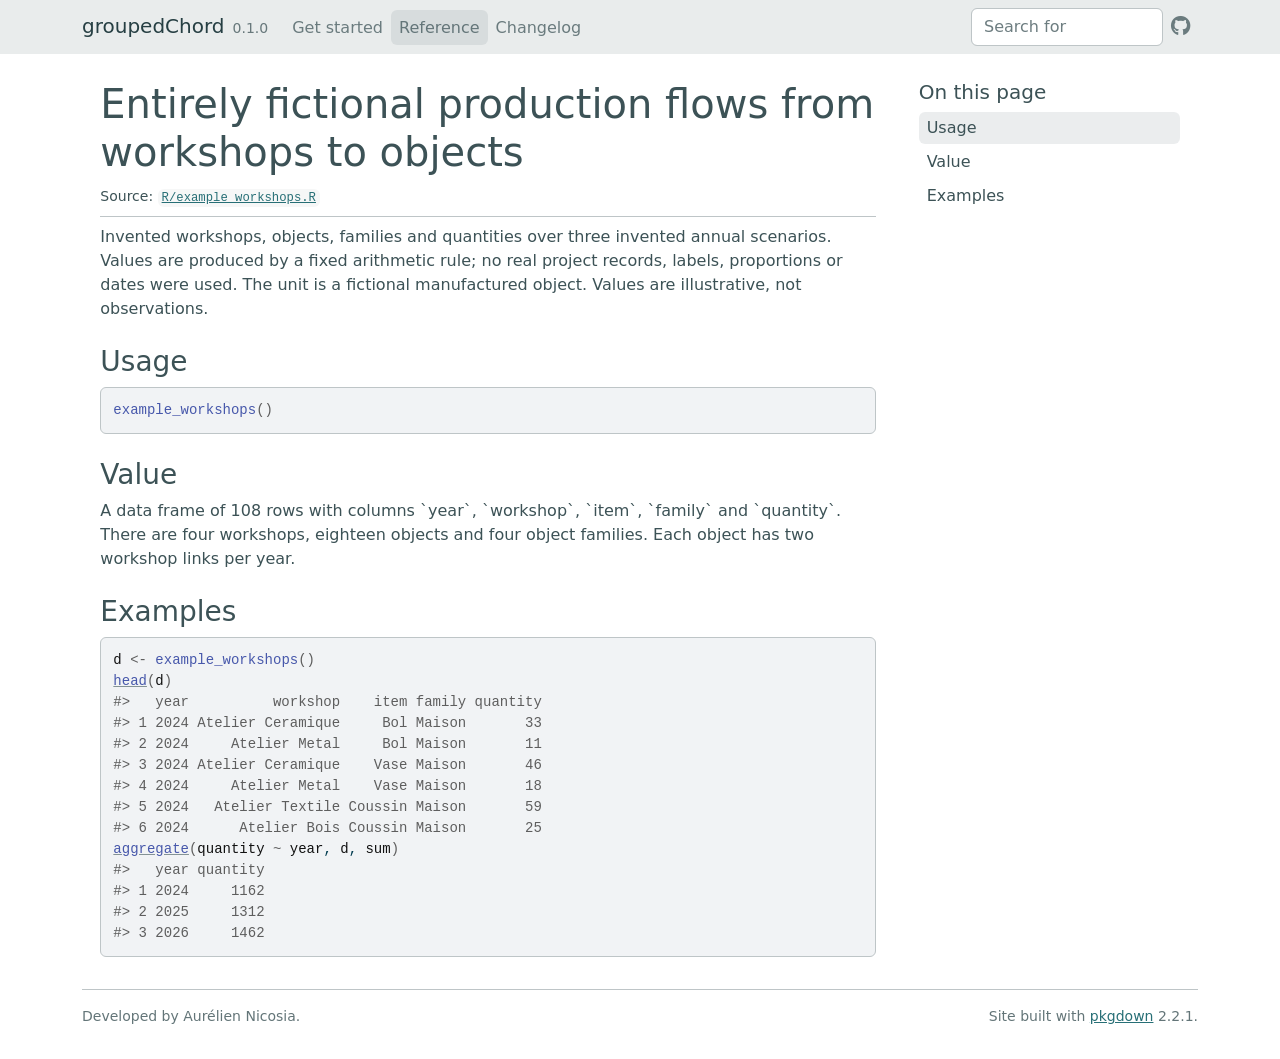
<file: reference/example_workshops.html>
<!DOCTYPE html>
<!-- Generated by pkgdown: do not edit by hand --><html lang="fr"><head><meta http-equiv="Content-Type" content="text/html; charset=UTF-8"><meta charset="utf-8"><meta http-equiv="X-UA-Compatible" content="IE=edge"><meta name="viewport" content="width=device-width, initial-scale=1, shrink-to-fit=no"><title>Entirely fictional production flows from workshops to objects — example_workshops • groupedChord</title><script src="../deps/jquery-3.6.0/jquery-3.6.0.min.js"></script><meta name="viewport" content="width=device-width, initial-scale=1, shrink-to-fit=no"><link href="../deps/bootstrap-5.3.8/bootstrap.min.css" rel="stylesheet"><script src="../deps/bootstrap-5.3.8/bootstrap.bundle.min.js"></script><link href="../deps/font-awesome-6.5.2/css/all.min.css" rel="stylesheet"><link href="../deps/font-awesome-6.5.2/css/v4-shims.min.css" rel="stylesheet"><script src="../deps/headroom-0.11.0/headroom.min.js"></script><script src="../deps/headroom-0.11.0/jQuery.headroom.min.js"></script><script src="../deps/bootstrap-toc-1.0.1/bootstrap-toc.min.js"></script><script src="../deps/clipboard.js-2.0.11/clipboard.min.js"></script><script src="../deps/search-1.0.0/autocomplete.jquery.min.js"></script><script src="../deps/search-1.0.0/fuse.min.js"></script><script src="../deps/search-1.0.0/mark.min.js"></script><!-- pkgdown --><script src="../pkgdown.js"></script><meta property="og:title" content="Entirely fictional production flows from workshops to objects — example_workshops"><meta name="description" content="Invented workshops, objects, families and quantities over three invented
annual scenarios. Values are produced by a fixed arithmetic rule; no real
project records, labels, proportions or dates were used. The unit is a
fictional manufactured object. Values are illustrative, not observations."><meta property="og:description" content="Invented workshops, objects, families and quantities over three invented
annual scenarios. Values are produced by a fixed arithmetic rule; no real
project records, labels, proportions or dates were used. The unit is a
fictional manufactured object. Values are illustrative, not observations."></head><body>
    <a href="#main" class="visually-hidden-focusable">Skip to contents</a>


    <nav class="navbar navbar-expand-lg fixed-top bg-light" data-bs-theme="light" aria-label="Site navigation"><div class="container">

    <a class="navbar-brand me-2" href="../index.html">groupedChord</a>

    <small class="nav-text text-muted me-auto" data-bs-toggle="tooltip" data-bs-placement="bottom" title="">0.1.0</small>


    <button class="navbar-toggler" type="button" data-bs-toggle="collapse" data-bs-target="#navbar" aria-controls="navbar" aria-expanded="false" aria-label="Toggle navigation">
      <span class="navbar-toggler-icon"></span>
    </button>

    <div id="navbar" class="collapse navbar-collapse ms-3">
      <ul class="navbar-nav me-auto"><li class="nav-item"><a class="nav-link" href="../articles/groupedChord.html">Get started</a></li>
<li class="active nav-item"><a class="nav-link" href="../reference/index.html">Reference</a></li>
<li class="nav-item"><a class="nav-link" href="../news/index.html">Changelog</a></li>
      </ul><ul class="navbar-nav"><li class="nav-item"><form class="form-inline" role="search">
 <input class="form-control" type="search" name="search-input" id="search-input" autocomplete="off" aria-label="Search site" placeholder="Search for" data-search-index="../search.json"></form></li>
<li class="nav-item"><a class="external-link nav-link" href="https://github.com/AurelienNicosiaULaval/groupedChord/" aria-label="GitHub"><span class="fa fab fa-github fa-lg"></span></a></li>
      </ul></div>


  </div>
</nav><div class="container template-reference-topic">
<div class="row">
  <main id="main" class="col-md-9"><div class="page-header">

      <h1>Entirely fictional production flows from workshops to objects</h1>
      <small class="dont-index">Source: <a href="https://github.com/AurelienNicosiaULaval/groupedChord/blob/main/R/example_workshops.R" class="external-link"><code>R/example_workshops.R</code></a></small>
      <div class="d-none name"><code>example_workshops.Rd</code></div>
    </div>

    <div class="ref-description section level2">
    <p>Invented workshops, objects, families and quantities over three invented
annual scenarios. Values are produced by a fixed arithmetic rule; no real
project records, labels, proportions or dates were used. The unit is a
fictional manufactured object. Values are illustrative, not observations.</p>
    </div>

    <div class="section level2">
    <h2 id="ref-usage">Usage<a class="anchor" aria-label="anchor" href="#ref-usage"></a></h2>
    <div class="sourceCode"><pre class="sourceCode r"><code><span><span class="fu">example_workshops</span><span class="op">(</span><span class="op">)</span></span></code></pre></div>
    </div>

    <div class="section level2">
    <h2 id="value">Value<a class="anchor" aria-label="anchor" href="#value"></a></h2>
    <p>A data frame of 108 rows with columns `year`, `workshop`, `item`,
  `family` and `quantity`. There are four workshops, eighteen objects and
  four object families. Each object has two workshop links per year.</p>
    </div>

    <div class="section level2">
    <h2 id="ref-examples">Examples<a class="anchor" aria-label="anchor" href="#ref-examples"></a></h2>
    <div class="sourceCode"><pre class="sourceCode r"><code><span class="r-in"><span><span class="va">d</span> <span class="op">&lt;-</span> <span class="fu">example_workshops</span><span class="op">(</span><span class="op">)</span></span></span>
<span class="r-in"><span><span class="fu"><a href="https://rdrr.io/r/utils/head.html" class="external-link">head</a></span><span class="op">(</span><span class="va">d</span><span class="op">)</span></span></span>
<span class="r-out co"><span class="r-pr">#&gt;</span>   year          workshop    item family quantity</span>
<span class="r-out co"><span class="r-pr">#&gt;</span> 1 2024 Atelier Ceramique     Bol Maison       33</span>
<span class="r-out co"><span class="r-pr">#&gt;</span> 2 2024     Atelier Metal     Bol Maison       11</span>
<span class="r-out co"><span class="r-pr">#&gt;</span> 3 2024 Atelier Ceramique    Vase Maison       46</span>
<span class="r-out co"><span class="r-pr">#&gt;</span> 4 2024     Atelier Metal    Vase Maison       18</span>
<span class="r-out co"><span class="r-pr">#&gt;</span> 5 2024   Atelier Textile Coussin Maison       59</span>
<span class="r-out co"><span class="r-pr">#&gt;</span> 6 2024      Atelier Bois Coussin Maison       25</span>
<span class="r-in"><span><span class="fu"><a href="https://rdrr.io/r/stats/aggregate.html" class="external-link">aggregate</a></span><span class="op">(</span><span class="va">quantity</span> <span class="op">~</span> <span class="va">year</span>, <span class="va">d</span>, <span class="va">sum</span><span class="op">)</span></span></span>
<span class="r-out co"><span class="r-pr">#&gt;</span>   year quantity</span>
<span class="r-out co"><span class="r-pr">#&gt;</span> 1 2024     1162</span>
<span class="r-out co"><span class="r-pr">#&gt;</span> 2 2025     1312</span>
<span class="r-out co"><span class="r-pr">#&gt;</span> 3 2026     1462</span>
</code></pre></div>
    </div>
  </main><aside class="col-md-3"><nav id="toc" aria-label="Table of contents"><h2>On this page</h2>
    </nav></aside></div>


    <footer><div class="pkgdown-footer-left">
  <p>Developed by Aurélien Nicosia.</p>
</div>

<div class="pkgdown-footer-right">
  <p>Site built with <a href="https://pkgdown.r-lib.org/" class="external-link">pkgdown</a> 2.2.1.</p>
</div>

    </footer></div>





  </body></html>
</file>
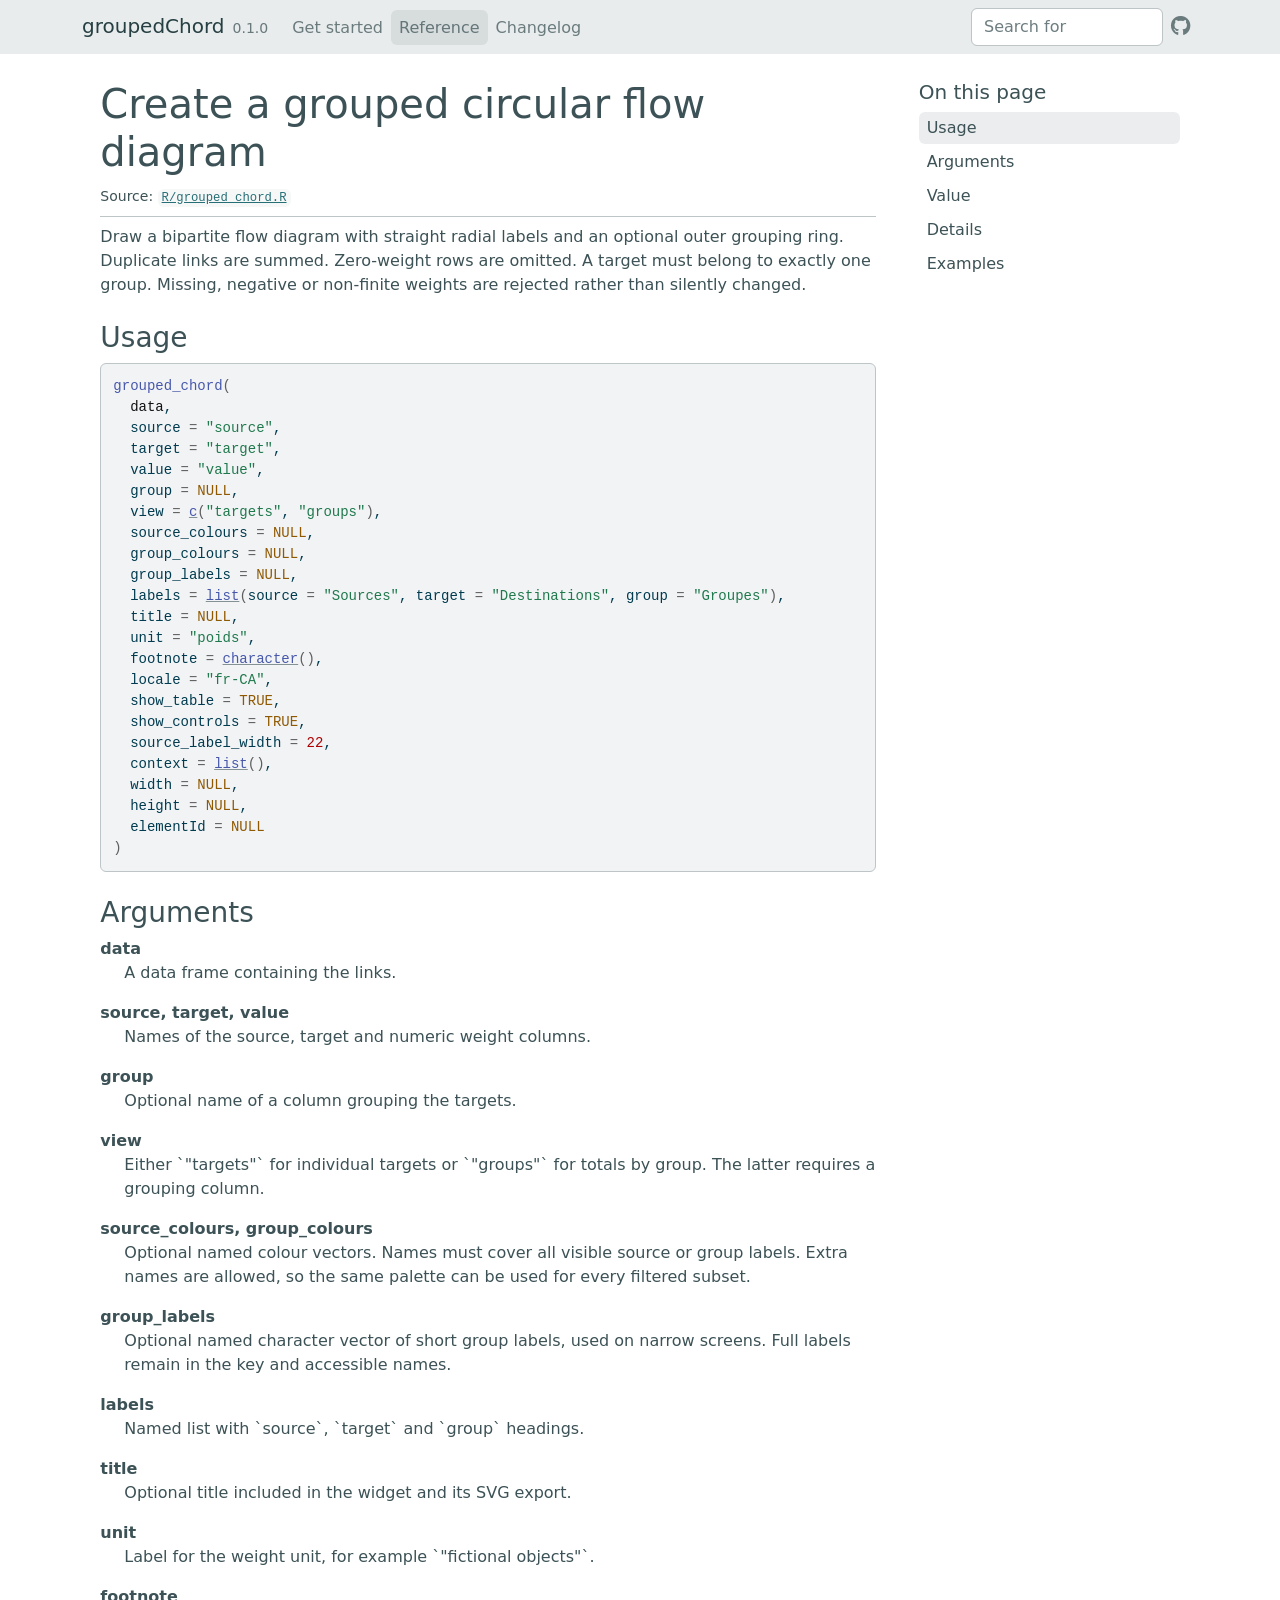
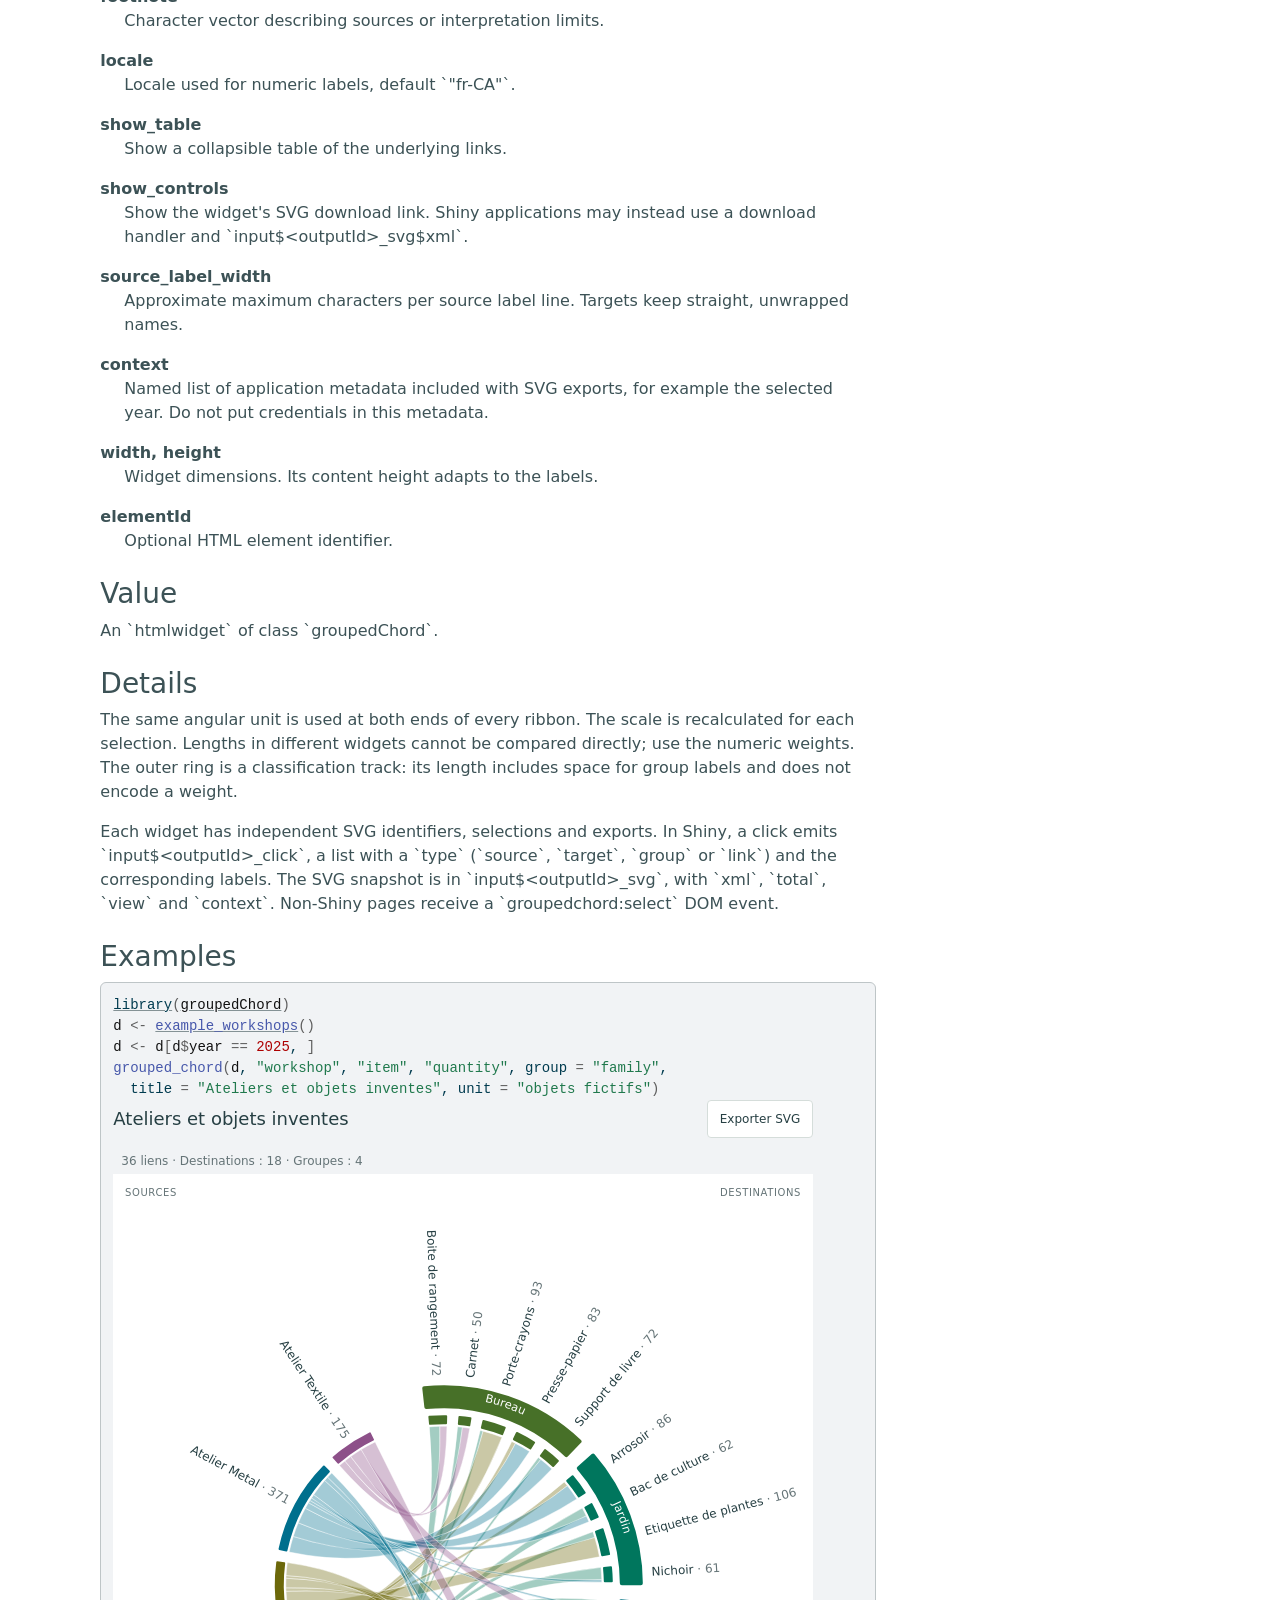
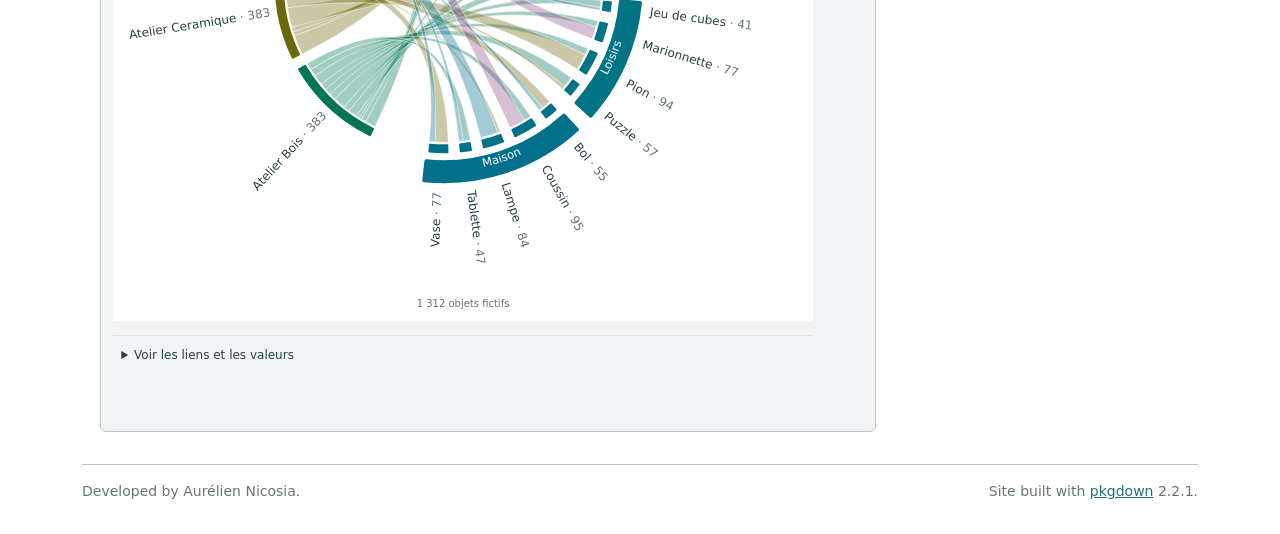
<file: reference/grouped_chord.html>
<!DOCTYPE html>
<!-- Generated by pkgdown: do not edit by hand --><html lang="fr"><head><meta http-equiv="Content-Type" content="text/html; charset=UTF-8"><meta charset="utf-8"><meta http-equiv="X-UA-Compatible" content="IE=edge"><meta name="viewport" content="width=device-width, initial-scale=1, shrink-to-fit=no"><title>Create a grouped circular flow diagram — grouped_chord • groupedChord</title><script src="../deps/jquery-3.6.0/jquery-3.6.0.min.js"></script><meta name="viewport" content="width=device-width, initial-scale=1, shrink-to-fit=no"><link href="../deps/bootstrap-5.3.8/bootstrap.min.css" rel="stylesheet"><script src="../deps/bootstrap-5.3.8/bootstrap.bundle.min.js"></script><link href="../deps/font-awesome-6.5.2/css/all.min.css" rel="stylesheet"><link href="../deps/font-awesome-6.5.2/css/v4-shims.min.css" rel="stylesheet"><script src="../deps/headroom-0.11.0/headroom.min.js"></script><script src="../deps/headroom-0.11.0/jQuery.headroom.min.js"></script><script src="../deps/bootstrap-toc-1.0.1/bootstrap-toc.min.js"></script><script src="../deps/clipboard.js-2.0.11/clipboard.min.js"></script><script src="../deps/search-1.0.0/autocomplete.jquery.min.js"></script><script src="../deps/search-1.0.0/fuse.min.js"></script><script src="../deps/search-1.0.0/mark.min.js"></script><!-- pkgdown --><script src="../pkgdown.js"></script><meta property="og:title" content="Create a grouped circular flow diagram — grouped_chord"><meta name="description" content="Draw a bipartite flow diagram with straight radial labels and an optional
outer grouping ring. Duplicate links are summed. Zero-weight rows are
omitted. A target must belong to exactly one group. Missing, negative or
non-finite weights are rejected rather than silently changed."><meta property="og:description" content="Draw a bipartite flow diagram with straight radial labels and an optional
outer grouping ring. Duplicate links are summed. Zero-weight rows are
omitted. A target must belong to exactly one group. Missing, negative or
non-finite weights are rejected rather than silently changed."><!-- dependencies from examples --><script src="libs/htmlwidgets-1.6.4/htmlwidgets.js"></script><script src="libs/groupedChord-d3-7.9.0/d3.min.js"></script><script src="libs/groupedChord-d3-7.9.0/scope.js"></script><link href="libs/groupedChord-renderer-0.1.0/groupedChord.css" rel="stylesheet"><script src="libs/groupedChord-renderer-0.1.0/layout.js"></script><script src="libs/groupedChord-renderer-0.1.0/renderer.js"></script><script src="libs/groupedChord-binding-0.1.0/groupedChord.js"></script></head><body>
    <a href="#main" class="visually-hidden-focusable">Skip to contents</a>


    <nav class="navbar navbar-expand-lg fixed-top bg-light" data-bs-theme="light" aria-label="Site navigation"><div class="container">

    <a class="navbar-brand me-2" href="../index.html">groupedChord</a>

    <small class="nav-text text-muted me-auto" data-bs-toggle="tooltip" data-bs-placement="bottom" title="">0.1.0</small>


    <button class="navbar-toggler" type="button" data-bs-toggle="collapse" data-bs-target="#navbar" aria-controls="navbar" aria-expanded="false" aria-label="Toggle navigation">
      <span class="navbar-toggler-icon"></span>
    </button>

    <div id="navbar" class="collapse navbar-collapse ms-3">
      <ul class="navbar-nav me-auto"><li class="nav-item"><a class="nav-link" href="../articles/groupedChord.html">Get started</a></li>
<li class="active nav-item"><a class="nav-link" href="../reference/index.html">Reference</a></li>
<li class="nav-item"><a class="nav-link" href="../news/index.html">Changelog</a></li>
      </ul><ul class="navbar-nav"><li class="nav-item"><form class="form-inline" role="search">
 <input class="form-control" type="search" name="search-input" id="search-input" autocomplete="off" aria-label="Search site" placeholder="Search for" data-search-index="../search.json"></form></li>
<li class="nav-item"><a class="external-link nav-link" href="https://github.com/AurelienNicosiaULaval/groupedChord/" aria-label="GitHub"><span class="fa fab fa-github fa-lg"></span></a></li>
      </ul></div>


  </div>
</nav><div class="container template-reference-topic">
<div class="row">
  <main id="main" class="col-md-9"><div class="page-header">

      <h1>Create a grouped circular flow diagram</h1>
      <small class="dont-index">Source: <a href="https://github.com/AurelienNicosiaULaval/groupedChord/blob/main/R/grouped_chord.R" class="external-link"><code>R/grouped_chord.R</code></a></small>
      <div class="d-none name"><code>grouped_chord.Rd</code></div>
    </div>

    <div class="ref-description section level2">
    <p>Draw a bipartite flow diagram with straight radial labels and an optional
outer grouping ring. Duplicate links are summed. Zero-weight rows are
omitted. A target must belong to exactly one group. Missing, negative or
non-finite weights are rejected rather than silently changed.</p>
    </div>

    <div class="section level2">
    <h2 id="ref-usage">Usage<a class="anchor" aria-label="anchor" href="#ref-usage"></a></h2>
    <div class="sourceCode"><pre class="sourceCode r"><code><span><span class="fu">grouped_chord</span><span class="op">(</span></span>
<span>  <span class="va">data</span>,</span>
<span>  source <span class="op">=</span> <span class="st">"source"</span>,</span>
<span>  target <span class="op">=</span> <span class="st">"target"</span>,</span>
<span>  value <span class="op">=</span> <span class="st">"value"</span>,</span>
<span>  group <span class="op">=</span> <span class="cn">NULL</span>,</span>
<span>  view <span class="op">=</span> <span class="fu"><a href="https://rdrr.io/r/base/c.html" class="external-link">c</a></span><span class="op">(</span><span class="st">"targets"</span>, <span class="st">"groups"</span><span class="op">)</span>,</span>
<span>  source_colours <span class="op">=</span> <span class="cn">NULL</span>,</span>
<span>  group_colours <span class="op">=</span> <span class="cn">NULL</span>,</span>
<span>  group_labels <span class="op">=</span> <span class="cn">NULL</span>,</span>
<span>  labels <span class="op">=</span> <span class="fu"><a href="https://rdrr.io/r/base/list.html" class="external-link">list</a></span><span class="op">(</span>source <span class="op">=</span> <span class="st">"Sources"</span>, target <span class="op">=</span> <span class="st">"Destinations"</span>, group <span class="op">=</span> <span class="st">"Groupes"</span><span class="op">)</span>,</span>
<span>  title <span class="op">=</span> <span class="cn">NULL</span>,</span>
<span>  unit <span class="op">=</span> <span class="st">"poids"</span>,</span>
<span>  footnote <span class="op">=</span> <span class="fu"><a href="https://rdrr.io/r/base/character.html" class="external-link">character</a></span><span class="op">(</span><span class="op">)</span>,</span>
<span>  locale <span class="op">=</span> <span class="st">"fr-CA"</span>,</span>
<span>  show_table <span class="op">=</span> <span class="cn">TRUE</span>,</span>
<span>  show_controls <span class="op">=</span> <span class="cn">TRUE</span>,</span>
<span>  source_label_width <span class="op">=</span> <span class="fl">22</span>,</span>
<span>  context <span class="op">=</span> <span class="fu"><a href="https://rdrr.io/r/base/list.html" class="external-link">list</a></span><span class="op">(</span><span class="op">)</span>,</span>
<span>  width <span class="op">=</span> <span class="cn">NULL</span>,</span>
<span>  height <span class="op">=</span> <span class="cn">NULL</span>,</span>
<span>  elementId <span class="op">=</span> <span class="cn">NULL</span></span>
<span><span class="op">)</span></span></code></pre></div>
    </div>

    <div class="section level2">
    <h2 id="arguments">Arguments<a class="anchor" aria-label="anchor" href="#arguments"></a></h2>


<dl><dt id="arg-data">data<a class="anchor" aria-label="anchor" href="#arg-data"></a></dt>
<dd><p>A data frame containing the links.</p></dd>


<dt id="arg-source-target-value">source, target, value<a class="anchor" aria-label="anchor" href="#arg-source-target-value"></a></dt>
<dd><p>Names of the source, target and numeric weight columns.</p></dd>


<dt id="arg-group">group<a class="anchor" aria-label="anchor" href="#arg-group"></a></dt>
<dd><p>Optional name of a column grouping the targets.</p></dd>


<dt id="arg-view">view<a class="anchor" aria-label="anchor" href="#arg-view"></a></dt>
<dd><p>Either `"targets"` for individual targets or `"groups"` for totals
by group. The latter requires a grouping column.</p></dd>


<dt id="arg-source-colours-group-colours">source_colours, group_colours<a class="anchor" aria-label="anchor" href="#arg-source-colours-group-colours"></a></dt>
<dd><p>Optional named colour vectors. Names must
cover all visible source or group labels. Extra names are allowed, so the
same palette can be used for every filtered subset.</p></dd>


<dt id="arg-group-labels">group_labels<a class="anchor" aria-label="anchor" href="#arg-group-labels"></a></dt>
<dd><p>Optional named character vector of short group labels,
used on narrow screens. Full labels remain in the key and accessible names.</p></dd>


<dt id="arg-labels">labels<a class="anchor" aria-label="anchor" href="#arg-labels"></a></dt>
<dd><p>Named list with `source`, `target` and `group` headings.</p></dd>


<dt id="arg-title">title<a class="anchor" aria-label="anchor" href="#arg-title"></a></dt>
<dd><p>Optional title included in the widget and its SVG export.</p></dd>


<dt id="arg-unit">unit<a class="anchor" aria-label="anchor" href="#arg-unit"></a></dt>
<dd><p>Label for the weight unit, for example `"fictional objects"`.</p></dd>


<dt id="arg-footnote">footnote<a class="anchor" aria-label="anchor" href="#arg-footnote"></a></dt>
<dd><p>Character vector describing sources or interpretation limits.</p></dd>


<dt id="arg-locale">locale<a class="anchor" aria-label="anchor" href="#arg-locale"></a></dt>
<dd><p>Locale used for numeric labels, default `"fr-CA"`.</p></dd>


<dt id="arg-show-table">show_table<a class="anchor" aria-label="anchor" href="#arg-show-table"></a></dt>
<dd><p>Show a collapsible table of the underlying links.</p></dd>


<dt id="arg-show-controls">show_controls<a class="anchor" aria-label="anchor" href="#arg-show-controls"></a></dt>
<dd><p>Show the widget's SVG download link. Shiny applications
may instead use a download handler and `input$&lt;outputId&gt;_svg$xml`.</p></dd>


<dt id="arg-source-label-width">source_label_width<a class="anchor" aria-label="anchor" href="#arg-source-label-width"></a></dt>
<dd><p>Approximate maximum characters per source label
line. Targets keep straight, unwrapped names.</p></dd>


<dt id="arg-context">context<a class="anchor" aria-label="anchor" href="#arg-context"></a></dt>
<dd><p>Named list of application metadata included with SVG exports,
for example the selected year. Do not put credentials in this metadata.</p></dd>


<dt id="arg-width-height">width, height<a class="anchor" aria-label="anchor" href="#arg-width-height"></a></dt>
<dd><p>Widget dimensions. Its content height adapts to the labels.</p></dd>


<dt id="arg-elementid">elementId<a class="anchor" aria-label="anchor" href="#arg-elementid"></a></dt>
<dd><p>Optional HTML element identifier.</p></dd>

</dl></div>
    <div class="section level2">
    <h2 id="value">Value<a class="anchor" aria-label="anchor" href="#value"></a></h2>
    <p>An `htmlwidget` of class `groupedChord`.</p>
    </div>
    <div class="section level2">
    <h2 id="details">Details<a class="anchor" aria-label="anchor" href="#details"></a></h2>
    <p>The same angular unit is used at both ends of every ribbon. The
  scale is recalculated for each selection. Lengths in different widgets
  cannot be compared directly; use the numeric weights. The outer ring is
  a classification track: its length includes space for group labels and
  does not encode a weight.</p>
<p>Each widget has independent SVG identifiers, selections and exports.
  In Shiny, a click emits `input$&lt;outputId&gt;_click`, a list with a `type`
  (`source`, `target`, `group` or `link`) and the corresponding labels.
  The SVG snapshot is in `input$&lt;outputId&gt;_svg`, with `xml`, `total`, `view`
  and `context`. Non-Shiny pages receive a `groupedchord:select` DOM event.</p>
    </div>

    <div class="section level2">
    <h2 id="ref-examples">Examples<a class="anchor" aria-label="anchor" href="#ref-examples"></a></h2>
    <div class="sourceCode"><pre class="sourceCode r"><code><span class="r-in"><span><span class="kw"><a href="https://rdrr.io/r/base/library.html" class="external-link">library</a></span><span class="op">(</span><span class="va"><a href="https://aureliennicosiaulaval.github.io/groupedChord/">groupedChord</a></span><span class="op">)</span></span></span>
<span class="r-in"><span><span class="va">d</span> <span class="op">&lt;-</span> <span class="fu"><a href="example_workshops.html">example_workshops</a></span><span class="op">(</span><span class="op">)</span></span></span>
<span class="r-in"><span><span class="va">d</span> <span class="op">&lt;-</span> <span class="va">d</span><span class="op">[</span><span class="va">d</span><span class="op">$</span><span class="va">year</span> <span class="op">==</span> <span class="fl">2025</span>, <span class="op">]</span></span></span>
<span class="r-in"><span><span class="fu">grouped_chord</span><span class="op">(</span><span class="va">d</span>, <span class="st">"workshop"</span>, <span class="st">"item"</span>, <span class="st">"quantity"</span>, group <span class="op">=</span> <span class="st">"family"</span>,</span></span>
<span class="r-in"><span>  title <span class="op">=</span> <span class="st">"Ateliers et objets inventes"</span>, unit <span class="op">=</span> <span class="st">"objets fictifs"</span><span class="op">)</span></span></span>
<div id="htmlwidget-ac96cb3ee4656e2e9ec3" style="width:700px;height:432.632880098888px;" class="groupedChord html-widget"></div>
<script type="application/json" data-for="htmlwidget-ac96cb3ee4656e2e9ec3">{"x":{"nodes":[{"id":"s:Atelier Bois","label":"Atelier Bois","role":"source","family":"","color":"#007657","total":383},{"id":"s:Atelier Ceramique","label":"Atelier Ceramique","role":"source","family":"","color":"#6C680A","total":383},{"id":"s:Atelier Metal","label":"Atelier Metal","role":"source","family":"","color":"#006F8D","total":371},{"id":"s:Atelier Textile","label":"Atelier Textile","role":"source","family":"","color":"#8D5089","total":175},{"id":"t:Boite de rangement","label":"Boite de rangement","role":"target","family":"Bureau","color":"#477028","total":72},{"id":"t:Carnet","label":"Carnet","role":"target","family":"Bureau","color":"#477028","total":50},{"id":"t:Porte-crayons","label":"Porte-crayons","role":"target","family":"Bureau","color":"#477028","total":93},{"id":"t:Presse-papier","label":"Presse-papier","role":"target","family":"Bureau","color":"#477028","total":83},{"id":"t:Support de livre","label":"Support de livre","role":"target","family":"Bureau","color":"#477028","total":72},{"id":"t:Arrosoir","label":"Arrosoir","role":"target","family":"Jardin","color":"#00765D","total":86},{"id":"t:Bac de culture","label":"Bac de culture","role":"target","family":"Jardin","color":"#00765D","total":62},{"id":"t:Etiquette de plantes","label":"Etiquette de plantes","role":"target","family":"Jardin","color":"#00765D","total":106},{"id":"t:Nichoir","label":"Nichoir","role":"target","family":"Jardin","color":"#00765D","total":61},{"id":"t:Jeu de cubes","label":"Jeu de cubes","role":"target","family":"Loisirs","color":"#007384","total":41},{"id":"t:Marionnette","label":"Marionnette","role":"target","family":"Loisirs","color":"#007384","total":77},{"id":"t:Pion","label":"Pion","role":"target","family":"Loisirs","color":"#007384","total":94},{"id":"t:Puzzle","label":"Puzzle","role":"target","family":"Loisirs","color":"#007384","total":57},{"id":"t:Bol","label":"Bol","role":"target","family":"Maison","color":"#00708B","total":55},{"id":"t:Coussin","label":"Coussin","role":"target","family":"Maison","color":"#00708B","total":95},{"id":"t:Lampe","label":"Lampe","role":"target","family":"Maison","color":"#00708B","total":84},{"id":"t:Tablette","label":"Tablette","role":"target","family":"Maison","color":"#00708B","total":47},{"id":"t:Vase","label":"Vase","role":"target","family":"Maison","color":"#00708B","total":77}],"links":[{"from":"s:Atelier Bois","to":"t:Boite de rangement","sourceLabel":"Atelier Bois","targetLabel":"Boite de rangement","group":"Bureau","value":43,"color":"#007657"},{"from":"s:Atelier Textile","to":"t:Boite de rangement","sourceLabel":"Atelier Textile","targetLabel":"Boite de rangement","group":"Bureau","value":29,"color":"#8D5089"},{"from":"s:Atelier Bois","to":"t:Carnet","sourceLabel":"Atelier Bois","targetLabel":"Carnet","group":"Bureau","value":20,"color":"#007657"},{"from":"s:Atelier Textile","to":"t:Carnet","sourceLabel":"Atelier Textile","targetLabel":"Carnet","group":"Bureau","value":30,"color":"#8D5089"},{"from":"s:Atelier Bois","to":"t:Porte-crayons","sourceLabel":"Atelier Bois","targetLabel":"Porte-crayons","group":"Bureau","value":12,"color":"#007657"},{"from":"s:Atelier Ceramique","to":"t:Porte-crayons","sourceLabel":"Atelier Ceramique","targetLabel":"Porte-crayons","group":"Bureau","value":81,"color":"#6C680A"},{"from":"s:Atelier Ceramique","to":"t:Presse-papier","sourceLabel":"Atelier Ceramique","targetLabel":"Presse-papier","group":"Bureau","value":17,"color":"#6C680A"},{"from":"s:Atelier Metal","to":"t:Presse-papier","sourceLabel":"Atelier Metal","targetLabel":"Presse-papier","group":"Bureau","value":66,"color":"#006F8D"},{"from":"s:Atelier Bois","to":"t:Support de livre","sourceLabel":"Atelier Bois","targetLabel":"Support de livre","group":"Bureau","value":13,"color":"#007657"},{"from":"s:Atelier Metal","to":"t:Support de livre","sourceLabel":"Atelier Metal","targetLabel":"Support de livre","group":"Bureau","value":59,"color":"#006F8D"},{"from":"s:Atelier Ceramique","to":"t:Arrosoir","sourceLabel":"Atelier Ceramique","targetLabel":"Arrosoir","group":"Jardin","value":20,"color":"#6C680A"},{"from":"s:Atelier Metal","to":"t:Arrosoir","sourceLabel":"Atelier Metal","targetLabel":"Arrosoir","group":"Jardin","value":66,"color":"#006F8D"},{"from":"s:Atelier Bois","to":"t:Bac de culture","sourceLabel":"Atelier Bois","targetLabel":"Bac de culture","group":"Jardin","value":36,"color":"#007657"},{"from":"s:Atelier Metal","to":"t:Bac de culture","sourceLabel":"Atelier Metal","targetLabel":"Bac de culture","group":"Jardin","value":26,"color":"#006F8D"},{"from":"s:Atelier Bois","to":"t:Etiquette de plantes","sourceLabel":"Atelier Bois","targetLabel":"Etiquette de plantes","group":"Jardin","value":25,"color":"#007657"},{"from":"s:Atelier Ceramique","to":"t:Etiquette de plantes","sourceLabel":"Atelier Ceramique","targetLabel":"Etiquette de plantes","group":"Jardin","value":81,"color":"#6C680A"},{"from":"s:Atelier Bois","to":"t:Nichoir","sourceLabel":"Atelier Bois","targetLabel":"Nichoir","group":"Jardin","value":50,"color":"#007657"},{"from":"s:Atelier Metal","to":"t:Nichoir","sourceLabel":"Atelier Metal","targetLabel":"Nichoir","group":"Jardin","value":11,"color":"#006F8D"},{"from":"s:Atelier Bois","to":"t:Jeu de cubes","sourceLabel":"Atelier Bois","targetLabel":"Jeu de cubes","group":"Loisirs","value":29,"color":"#007657"},{"from":"s:Atelier Metal","to":"t:Jeu de cubes","sourceLabel":"Atelier Metal","targetLabel":"Jeu de cubes","group":"Loisirs","value":12,"color":"#006F8D"},{"from":"s:Atelier Bois","to":"t:Marionnette","sourceLabel":"Atelier Bois","targetLabel":"Marionnette","group":"Loisirs","value":26,"color":"#007657"},{"from":"s:Atelier Textile","to":"t:Marionnette","sourceLabel":"Atelier Textile","targetLabel":"Marionnette","group":"Loisirs","value":51,"color":"#8D5089"},{"from":"s:Atelier Bois","to":"t:Pion","sourceLabel":"Atelier Bois","targetLabel":"Pion","group":"Loisirs","value":27,"color":"#007657"},{"from":"s:Atelier Ceramique","to":"t:Pion","sourceLabel":"Atelier Ceramique","targetLabel":"Pion","group":"Loisirs","value":67,"color":"#6C680A"},{"from":"s:Atelier Bois","to":"t:Puzzle","sourceLabel":"Atelier Bois","targetLabel":"Puzzle","group":"Loisirs","value":43,"color":"#007657"},{"from":"s:Atelier Ceramique","to":"t:Puzzle","sourceLabel":"Atelier Ceramique","targetLabel":"Puzzle","group":"Loisirs","value":14,"color":"#6C680A"},{"from":"s:Atelier Ceramique","to":"t:Bol","sourceLabel":"Atelier Ceramique","targetLabel":"Bol","group":"Maison","value":39,"color":"#6C680A"},{"from":"s:Atelier Metal","to":"t:Bol","sourceLabel":"Atelier Metal","targetLabel":"Bol","group":"Maison","value":16,"color":"#006F8D"},{"from":"s:Atelier Bois","to":"t:Coussin","sourceLabel":"Atelier Bois","targetLabel":"Coussin","group":"Maison","value":30,"color":"#007657"},{"from":"s:Atelier Textile","to":"t:Coussin","sourceLabel":"Atelier Textile","targetLabel":"Coussin","group":"Maison","value":65,"color":"#8D5089"},{"from":"s:Atelier Ceramique","to":"t:Lampe","sourceLabel":"Atelier Ceramique","targetLabel":"Lampe","group":"Maison","value":11,"color":"#6C680A"},{"from":"s:Atelier Metal","to":"t:Lampe","sourceLabel":"Atelier Metal","targetLabel":"Lampe","group":"Maison","value":73,"color":"#006F8D"},{"from":"s:Atelier Bois","to":"t:Tablette","sourceLabel":"Atelier Bois","targetLabel":"Tablette","group":"Maison","value":29,"color":"#007657"},{"from":"s:Atelier Metal","to":"t:Tablette","sourceLabel":"Atelier Metal","targetLabel":"Tablette","group":"Maison","value":18,"color":"#006F8D"},{"from":"s:Atelier Ceramique","to":"t:Vase","sourceLabel":"Atelier Ceramique","targetLabel":"Vase","group":"Maison","value":53,"color":"#6C680A"},{"from":"s:Atelier Metal","to":"t:Vase","sourceLabel":"Atelier Metal","targetLabel":"Vase","group":"Maison","value":24,"color":"#006F8D"}],"total":1312,"level":"targets","grouped":true,"table":[{"source":"Atelier Bois","target":"Boite de rangement","group":"Bureau","value":43},{"source":"Atelier Textile","target":"Boite de rangement","group":"Bureau","value":29},{"source":"Atelier Bois","target":"Carnet","group":"Bureau","value":20},{"source":"Atelier Textile","target":"Carnet","group":"Bureau","value":30},{"source":"Atelier Bois","target":"Porte-crayons","group":"Bureau","value":12},{"source":"Atelier Ceramique","target":"Porte-crayons","group":"Bureau","value":81},{"source":"Atelier Ceramique","target":"Presse-papier","group":"Bureau","value":17},{"source":"Atelier Metal","target":"Presse-papier","group":"Bureau","value":66},{"source":"Atelier Bois","target":"Support de livre","group":"Bureau","value":13},{"source":"Atelier Metal","target":"Support de livre","group":"Bureau","value":59},{"source":"Atelier Ceramique","target":"Arrosoir","group":"Jardin","value":20},{"source":"Atelier Metal","target":"Arrosoir","group":"Jardin","value":66},{"source":"Atelier Bois","target":"Bac de culture","group":"Jardin","value":36},{"source":"Atelier Metal","target":"Bac de culture","group":"Jardin","value":26},{"source":"Atelier Bois","target":"Etiquette de plantes","group":"Jardin","value":25},{"source":"Atelier Ceramique","target":"Etiquette de plantes","group":"Jardin","value":81},{"source":"Atelier Bois","target":"Nichoir","group":"Jardin","value":50},{"source":"Atelier Metal","target":"Nichoir","group":"Jardin","value":11},{"source":"Atelier Bois","target":"Jeu de cubes","group":"Loisirs","value":29},{"source":"Atelier Metal","target":"Jeu de cubes","group":"Loisirs","value":12},{"source":"Atelier Bois","target":"Marionnette","group":"Loisirs","value":26},{"source":"Atelier Textile","target":"Marionnette","group":"Loisirs","value":51},{"source":"Atelier Bois","target":"Pion","group":"Loisirs","value":27},{"source":"Atelier Ceramique","target":"Pion","group":"Loisirs","value":67},{"source":"Atelier Bois","target":"Puzzle","group":"Loisirs","value":43},{"source":"Atelier Ceramique","target":"Puzzle","group":"Loisirs","value":14},{"source":"Atelier Ceramique","target":"Bol","group":"Maison","value":39},{"source":"Atelier Metal","target":"Bol","group":"Maison","value":16},{"source":"Atelier Bois","target":"Coussin","group":"Maison","value":30},{"source":"Atelier Textile","target":"Coussin","group":"Maison","value":65},{"source":"Atelier Ceramique","target":"Lampe","group":"Maison","value":11},{"source":"Atelier Metal","target":"Lampe","group":"Maison","value":73},{"source":"Atelier Bois","target":"Tablette","group":"Maison","value":29},{"source":"Atelier Metal","target":"Tablette","group":"Maison","value":18},{"source":"Atelier Ceramique","target":"Vase","group":"Maison","value":53},{"source":"Atelier Metal","target":"Vase","group":"Maison","value":24}],"groupColours":{"Bureau":"#477028","Jardin":"#00765D","Loisirs":"#007384","Maison":"#00708B"},"groupLabels":[],"options":{"labels":{"source":"Sources","target":"Destinations","group":"Groupes"},"title":"Ateliers et objets inventes","unit":"objets fictifs","footnote":[],"locale":"fr-CA","showTable":true,"showControls":true,"sourceLabelWidth":22},"context":[]},"evals":[],"jsHooks":[]}</script></code></pre></div>
    </div>
  </main><aside class="col-md-3"><nav id="toc" aria-label="Table of contents"><h2>On this page</h2>
    </nav></aside></div>


    <footer><div class="pkgdown-footer-left">
  <p>Developed by Aurélien Nicosia.</p>
</div>

<div class="pkgdown-footer-right">
  <p>Site built with <a href="https://pkgdown.r-lib.org/" class="external-link">pkgdown</a> 2.2.1.</p>
</div>

    </footer></div>





  </body></html>
</file>
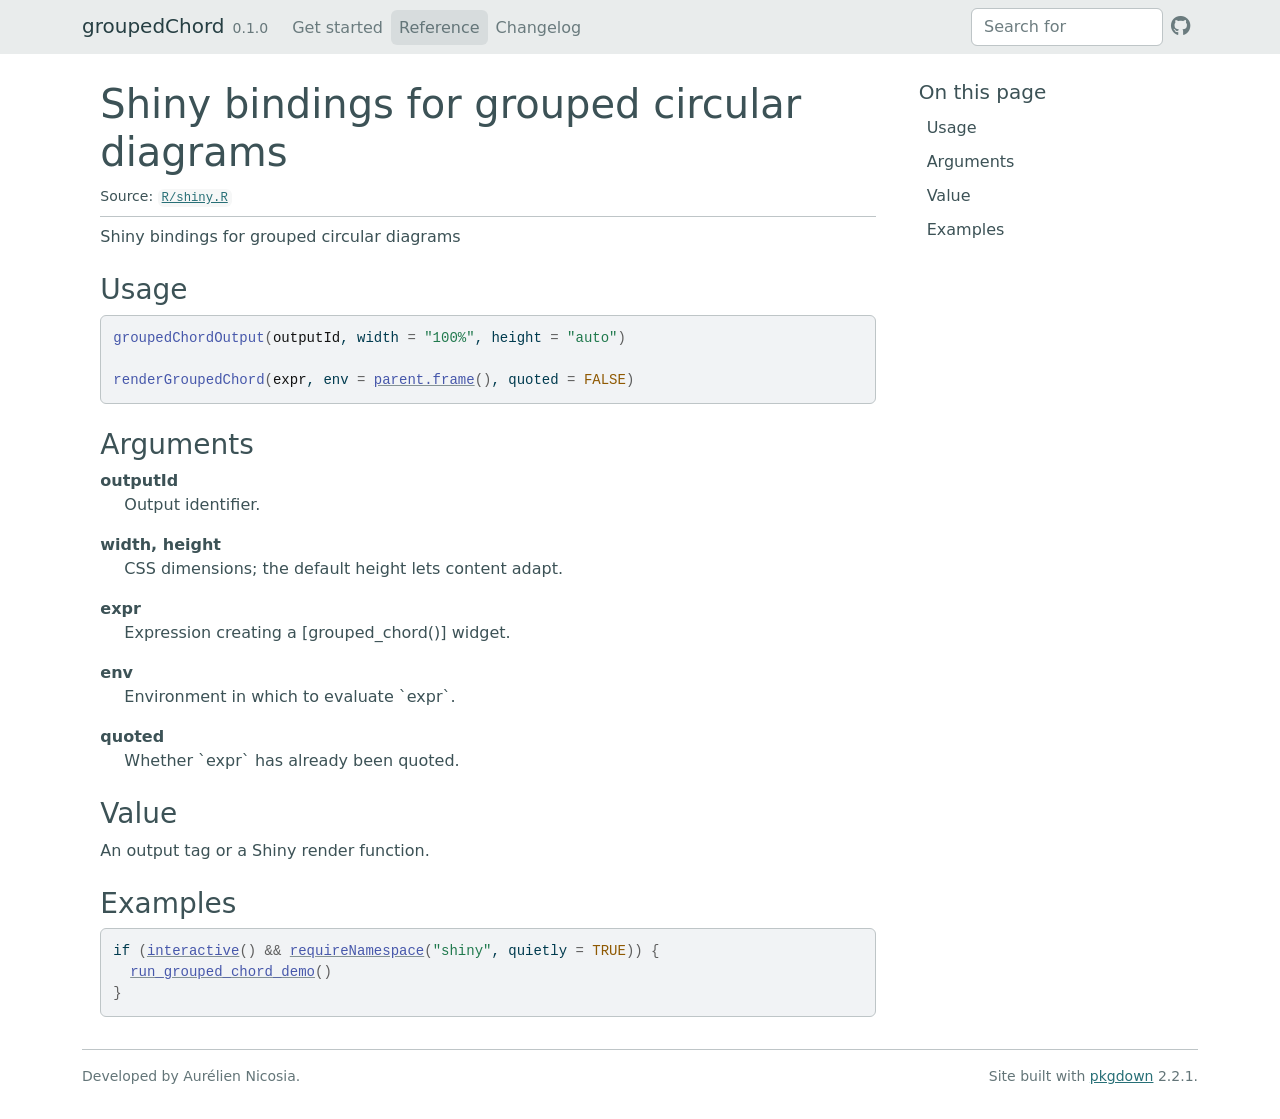
<file: reference/groupedChordOutput.html>
<!DOCTYPE html>
<!-- Generated by pkgdown: do not edit by hand --><html lang="fr"><head><meta http-equiv="Content-Type" content="text/html; charset=UTF-8"><meta charset="utf-8"><meta http-equiv="X-UA-Compatible" content="IE=edge"><meta name="viewport" content="width=device-width, initial-scale=1, shrink-to-fit=no"><title>Shiny bindings for grouped circular diagrams — groupedChordOutput • groupedChord</title><script src="../deps/jquery-3.6.0/jquery-3.6.0.min.js"></script><meta name="viewport" content="width=device-width, initial-scale=1, shrink-to-fit=no"><link href="../deps/bootstrap-5.3.8/bootstrap.min.css" rel="stylesheet"><script src="../deps/bootstrap-5.3.8/bootstrap.bundle.min.js"></script><link href="../deps/font-awesome-6.5.2/css/all.min.css" rel="stylesheet"><link href="../deps/font-awesome-6.5.2/css/v4-shims.min.css" rel="stylesheet"><script src="../deps/headroom-0.11.0/headroom.min.js"></script><script src="../deps/headroom-0.11.0/jQuery.headroom.min.js"></script><script src="../deps/bootstrap-toc-1.0.1/bootstrap-toc.min.js"></script><script src="../deps/clipboard.js-2.0.11/clipboard.min.js"></script><script src="../deps/search-1.0.0/autocomplete.jquery.min.js"></script><script src="../deps/search-1.0.0/fuse.min.js"></script><script src="../deps/search-1.0.0/mark.min.js"></script><!-- pkgdown --><script src="../pkgdown.js"></script><meta property="og:title" content="Shiny bindings for grouped circular diagrams — groupedChordOutput"><meta name="description" content="Shiny bindings for grouped circular diagrams"><meta property="og:description" content="Shiny bindings for grouped circular diagrams"></head><body>
    <a href="#main" class="visually-hidden-focusable">Skip to contents</a>


    <nav class="navbar navbar-expand-lg fixed-top bg-light" data-bs-theme="light" aria-label="Site navigation"><div class="container">

    <a class="navbar-brand me-2" href="../index.html">groupedChord</a>

    <small class="nav-text text-muted me-auto" data-bs-toggle="tooltip" data-bs-placement="bottom" title="">0.1.0</small>


    <button class="navbar-toggler" type="button" data-bs-toggle="collapse" data-bs-target="#navbar" aria-controls="navbar" aria-expanded="false" aria-label="Toggle navigation">
      <span class="navbar-toggler-icon"></span>
    </button>

    <div id="navbar" class="collapse navbar-collapse ms-3">
      <ul class="navbar-nav me-auto"><li class="nav-item"><a class="nav-link" href="../articles/groupedChord.html">Get started</a></li>
<li class="active nav-item"><a class="nav-link" href="../reference/index.html">Reference</a></li>
<li class="nav-item"><a class="nav-link" href="../news/index.html">Changelog</a></li>
      </ul><ul class="navbar-nav"><li class="nav-item"><form class="form-inline" role="search">
 <input class="form-control" type="search" name="search-input" id="search-input" autocomplete="off" aria-label="Search site" placeholder="Search for" data-search-index="../search.json"></form></li>
<li class="nav-item"><a class="external-link nav-link" href="https://github.com/AurelienNicosiaULaval/groupedChord/" aria-label="GitHub"><span class="fa fab fa-github fa-lg"></span></a></li>
      </ul></div>


  </div>
</nav><div class="container template-reference-topic">
<div class="row">
  <main id="main" class="col-md-9"><div class="page-header">

      <h1>Shiny bindings for grouped circular diagrams</h1>
      <small class="dont-index">Source: <a href="https://github.com/AurelienNicosiaULaval/groupedChord/blob/main/R/shiny.R" class="external-link"><code>R/shiny.R</code></a></small>
      <div class="d-none name"><code>groupedChordOutput.Rd</code></div>
    </div>

    <div class="ref-description section level2">
    <p>Shiny bindings for grouped circular diagrams</p>
    </div>

    <div class="section level2">
    <h2 id="ref-usage">Usage<a class="anchor" aria-label="anchor" href="#ref-usage"></a></h2>
    <div class="sourceCode"><pre class="sourceCode r"><code><span><span class="fu">groupedChordOutput</span><span class="op">(</span><span class="va">outputId</span>, width <span class="op">=</span> <span class="st">"100%"</span>, height <span class="op">=</span> <span class="st">"auto"</span><span class="op">)</span></span>
<span></span>
<span><span class="fu">renderGroupedChord</span><span class="op">(</span><span class="va">expr</span>, env <span class="op">=</span> <span class="fu"><a href="https://rdrr.io/r/base/sys.parent.html" class="external-link">parent.frame</a></span><span class="op">(</span><span class="op">)</span>, quoted <span class="op">=</span> <span class="cn">FALSE</span><span class="op">)</span></span></code></pre></div>
    </div>

    <div class="section level2">
    <h2 id="arguments">Arguments<a class="anchor" aria-label="anchor" href="#arguments"></a></h2>


<dl><dt id="arg-outputid">outputId<a class="anchor" aria-label="anchor" href="#arg-outputid"></a></dt>
<dd><p>Output identifier.</p></dd>


<dt id="arg-width-height">width, height<a class="anchor" aria-label="anchor" href="#arg-width-height"></a></dt>
<dd><p>CSS dimensions; the default height lets content adapt.</p></dd>


<dt id="arg-expr">expr<a class="anchor" aria-label="anchor" href="#arg-expr"></a></dt>
<dd><p>Expression creating a [grouped_chord()] widget.</p></dd>


<dt id="arg-env">env<a class="anchor" aria-label="anchor" href="#arg-env"></a></dt>
<dd><p>Environment in which to evaluate `expr`.</p></dd>


<dt id="arg-quoted">quoted<a class="anchor" aria-label="anchor" href="#arg-quoted"></a></dt>
<dd><p>Whether `expr` has already been quoted.</p></dd>

</dl></div>
    <div class="section level2">
    <h2 id="value">Value<a class="anchor" aria-label="anchor" href="#value"></a></h2>
    <p>An output tag or a Shiny render function.</p>
    </div>

    <div class="section level2">
    <h2 id="ref-examples">Examples<a class="anchor" aria-label="anchor" href="#ref-examples"></a></h2>
    <div class="sourceCode"><pre class="sourceCode r"><code><span class="r-in"><span><span class="kw">if</span> <span class="op">(</span><span class="fu"><a href="https://rdrr.io/r/base/interactive.html" class="external-link">interactive</a></span><span class="op">(</span><span class="op">)</span> <span class="op">&amp;&amp;</span> <span class="fu"><a href="https://rdrr.io/r/base/ns-load.html" class="external-link">requireNamespace</a></span><span class="op">(</span><span class="st">"shiny"</span>, quietly <span class="op">=</span> <span class="cn">TRUE</span><span class="op">)</span><span class="op">)</span> <span class="op">{</span></span></span>
<span class="r-in"><span>  <span class="fu"><a href="run_grouped_chord_demo.html">run_grouped_chord_demo</a></span><span class="op">(</span><span class="op">)</span></span></span>
<span class="r-in"><span><span class="op">}</span></span></span>
</code></pre></div>
    </div>
  </main><aside class="col-md-3"><nav id="toc" aria-label="Table of contents"><h2>On this page</h2>
    </nav></aside></div>


    <footer><div class="pkgdown-footer-left">
  <p>Developed by Aurélien Nicosia.</p>
</div>

<div class="pkgdown-footer-right">
  <p>Site built with <a href="https://pkgdown.r-lib.org/" class="external-link">pkgdown</a> 2.2.1.</p>
</div>

    </footer></div>





  </body></html>
</file>
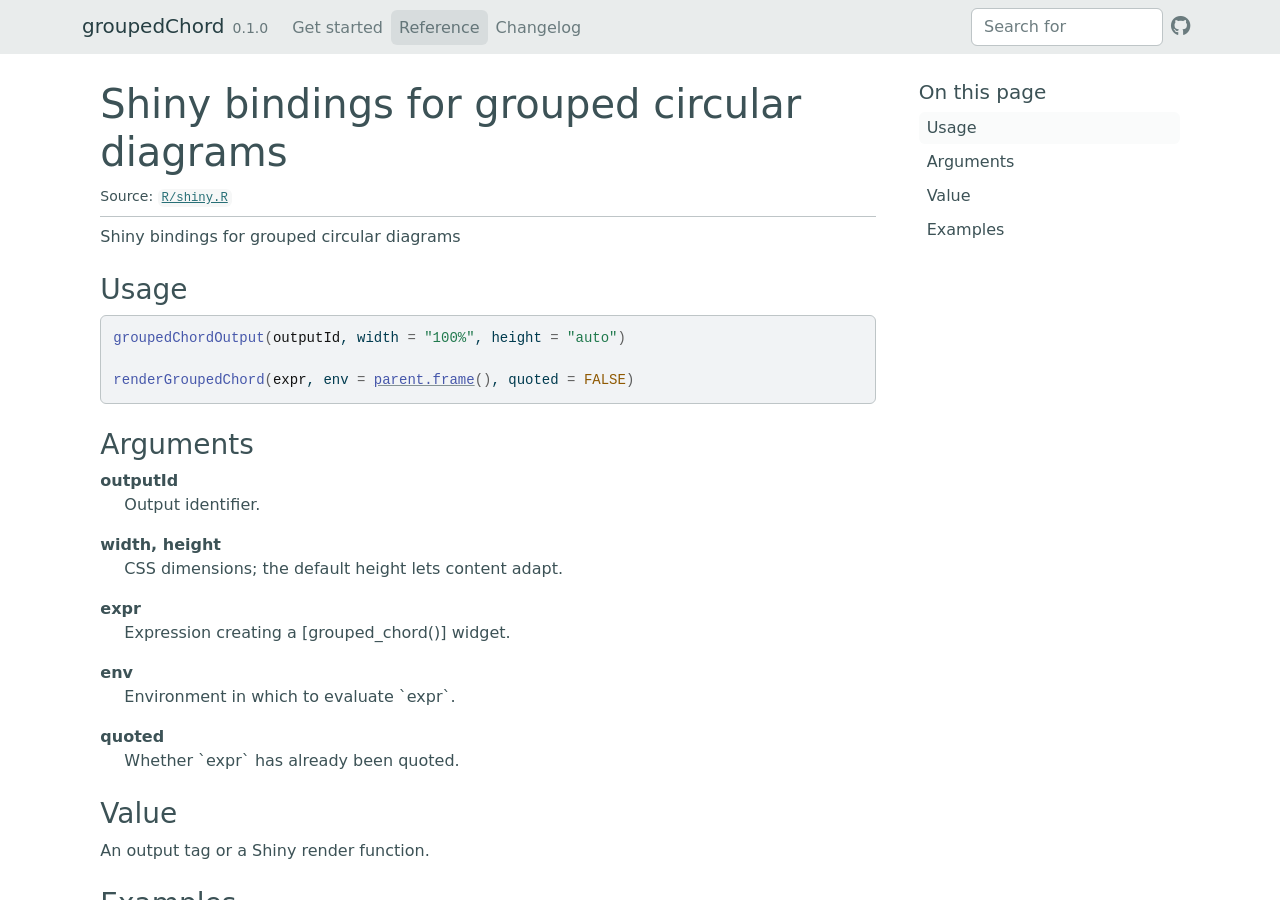
<file: reference/renderGroupedChord.html>
<html>
  <head>
    <meta http-equiv="refresh" content="0;URL=https://aureliennicosiaulaval.github.io/groupedChord/reference/groupedChordOutput.html" />
    <meta name="robots" content="noindex">
    <link rel="canonical" href="https://aureliennicosiaulaval.github.io/groupedChord/reference/groupedChordOutput.html">
  </head>
</html>
</file>
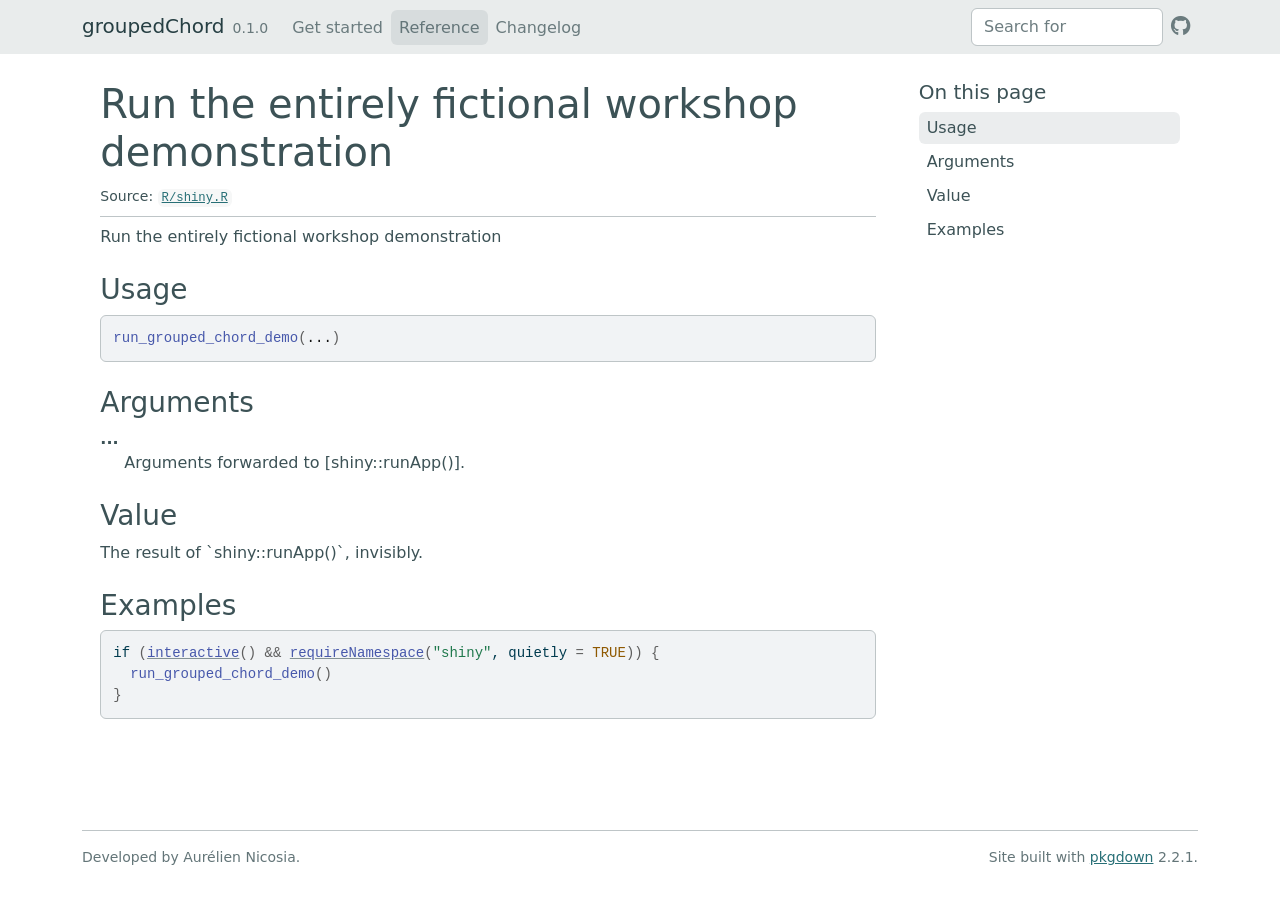
<file: reference/run_grouped_chord_demo.html>
<!DOCTYPE html>
<!-- Generated by pkgdown: do not edit by hand --><html lang="fr"><head><meta http-equiv="Content-Type" content="text/html; charset=UTF-8"><meta charset="utf-8"><meta http-equiv="X-UA-Compatible" content="IE=edge"><meta name="viewport" content="width=device-width, initial-scale=1, shrink-to-fit=no"><title>Run the entirely fictional workshop demonstration — run_grouped_chord_demo • groupedChord</title><script src="../deps/jquery-3.6.0/jquery-3.6.0.min.js"></script><meta name="viewport" content="width=device-width, initial-scale=1, shrink-to-fit=no"><link href="../deps/bootstrap-5.3.8/bootstrap.min.css" rel="stylesheet"><script src="../deps/bootstrap-5.3.8/bootstrap.bundle.min.js"></script><link href="../deps/font-awesome-6.5.2/css/all.min.css" rel="stylesheet"><link href="../deps/font-awesome-6.5.2/css/v4-shims.min.css" rel="stylesheet"><script src="../deps/headroom-0.11.0/headroom.min.js"></script><script src="../deps/headroom-0.11.0/jQuery.headroom.min.js"></script><script src="../deps/bootstrap-toc-1.0.1/bootstrap-toc.min.js"></script><script src="../deps/clipboard.js-2.0.11/clipboard.min.js"></script><script src="../deps/search-1.0.0/autocomplete.jquery.min.js"></script><script src="../deps/search-1.0.0/fuse.min.js"></script><script src="../deps/search-1.0.0/mark.min.js"></script><!-- pkgdown --><script src="../pkgdown.js"></script><meta property="og:title" content="Run the entirely fictional workshop demonstration — run_grouped_chord_demo"><meta name="description" content="Run the entirely fictional workshop demonstration"><meta property="og:description" content="Run the entirely fictional workshop demonstration"></head><body>
    <a href="#main" class="visually-hidden-focusable">Skip to contents</a>


    <nav class="navbar navbar-expand-lg fixed-top bg-light" data-bs-theme="light" aria-label="Site navigation"><div class="container">

    <a class="navbar-brand me-2" href="../index.html">groupedChord</a>

    <small class="nav-text text-muted me-auto" data-bs-toggle="tooltip" data-bs-placement="bottom" title="">0.1.0</small>


    <button class="navbar-toggler" type="button" data-bs-toggle="collapse" data-bs-target="#navbar" aria-controls="navbar" aria-expanded="false" aria-label="Toggle navigation">
      <span class="navbar-toggler-icon"></span>
    </button>

    <div id="navbar" class="collapse navbar-collapse ms-3">
      <ul class="navbar-nav me-auto"><li class="nav-item"><a class="nav-link" href="../articles/groupedChord.html">Get started</a></li>
<li class="active nav-item"><a class="nav-link" href="../reference/index.html">Reference</a></li>
<li class="nav-item"><a class="nav-link" href="../news/index.html">Changelog</a></li>
      </ul><ul class="navbar-nav"><li class="nav-item"><form class="form-inline" role="search">
 <input class="form-control" type="search" name="search-input" id="search-input" autocomplete="off" aria-label="Search site" placeholder="Search for" data-search-index="../search.json"></form></li>
<li class="nav-item"><a class="external-link nav-link" href="https://github.com/AurelienNicosiaULaval/groupedChord/" aria-label="GitHub"><span class="fa fab fa-github fa-lg"></span></a></li>
      </ul></div>


  </div>
</nav><div class="container template-reference-topic">
<div class="row">
  <main id="main" class="col-md-9"><div class="page-header">

      <h1>Run the entirely fictional workshop demonstration</h1>
      <small class="dont-index">Source: <a href="https://github.com/AurelienNicosiaULaval/groupedChord/blob/main/R/shiny.R" class="external-link"><code>R/shiny.R</code></a></small>
      <div class="d-none name"><code>run_grouped_chord_demo.Rd</code></div>
    </div>

    <div class="ref-description section level2">
    <p>Run the entirely fictional workshop demonstration</p>
    </div>

    <div class="section level2">
    <h2 id="ref-usage">Usage<a class="anchor" aria-label="anchor" href="#ref-usage"></a></h2>
    <div class="sourceCode"><pre class="sourceCode r"><code><span><span class="fu">run_grouped_chord_demo</span><span class="op">(</span><span class="va">...</span><span class="op">)</span></span></code></pre></div>
    </div>

    <div class="section level2">
    <h2 id="arguments">Arguments<a class="anchor" aria-label="anchor" href="#arguments"></a></h2>


<dl><dt id="arg--">...<a class="anchor" aria-label="anchor" href="#arg--"></a></dt>
<dd><p>Arguments forwarded to [shiny::runApp()].</p></dd>

</dl></div>
    <div class="section level2">
    <h2 id="value">Value<a class="anchor" aria-label="anchor" href="#value"></a></h2>
    <p>The result of `shiny::runApp()`, invisibly.</p>
    </div>

    <div class="section level2">
    <h2 id="ref-examples">Examples<a class="anchor" aria-label="anchor" href="#ref-examples"></a></h2>
    <div class="sourceCode"><pre class="sourceCode r"><code><span class="r-in"><span><span class="kw">if</span> <span class="op">(</span><span class="fu"><a href="https://rdrr.io/r/base/interactive.html" class="external-link">interactive</a></span><span class="op">(</span><span class="op">)</span> <span class="op">&amp;&amp;</span> <span class="fu"><a href="https://rdrr.io/r/base/ns-load.html" class="external-link">requireNamespace</a></span><span class="op">(</span><span class="st">"shiny"</span>, quietly <span class="op">=</span> <span class="cn">TRUE</span><span class="op">)</span><span class="op">)</span> <span class="op">{</span></span></span>
<span class="r-in"><span>  <span class="fu">run_grouped_chord_demo</span><span class="op">(</span><span class="op">)</span></span></span>
<span class="r-in"><span><span class="op">}</span></span></span>
</code></pre></div>
    </div>
  </main><aside class="col-md-3"><nav id="toc" aria-label="Table of contents"><h2>On this page</h2>
    </nav></aside></div>


    <footer><div class="pkgdown-footer-left">
  <p>Developed by Aurélien Nicosia.</p>
</div>

<div class="pkgdown-footer-right">
  <p>Site built with <a href="https://pkgdown.r-lib.org/" class="external-link">pkgdown</a> 2.2.1.</p>
</div>

    </footer></div>





  </body></html>
</file>
<file: articles/groupedChord_files/groupedChord-renderer-0.1.0/groupedChord.css>
.gc-widget{font-family:system-ui,-apple-system,BlinkMacSystemFont,"Segoe UI",sans-serif;color:#263f43;line-height:1.5;max-width:100%;height:auto!important}.gc-widget *{box-sizing:border-box}.gc-widget [hidden]{display:none!important}.gc-header{display:flex;align-items:center;justify-content:space-between;gap:16px;margin:0 0 10px}.gc-title{font-size:18px;font-weight:500}.gc-download{display:inline-flex;align-items:center;justify-content:center;min-height:38px;padding:7px 12px;border:1px solid #d5ddda;border-radius:4px;font-size:12px;color:#38575b;background:white;text-decoration:none}.gc-download[aria-disabled=true]{opacity:.5;pointer-events:none}.gc-status{font-size:12px;color:#657477;padding:4px 8px;min-height:24px}.gc-chart{width:100%;position:relative}.gc-chart svg{display:block;max-width:100%;height:auto}.gc-node-label,.gc-node-sector,.gc-group,.gc-ribbon{cursor:pointer}.gc-group-text{pointer-events:none}.gc-node-label:focus,.gc-node-sector:focus,.gc-group:focus,.gc-ribbon:focus{outline:none}.gc-node-label:focus .gc-label-hit{stroke:#276f76;stroke-width:2}.gc-node-sector:focus,.gc-group:focus .gc-group-sector,.gc-ribbon:focus{stroke:#172f34;stroke-width:2}.gc-key{display:grid;gap:1px;padding:4px 6px 8px}.gc-key button{font:inherit;font-size:12px;color:#263f43;text-align:left;display:grid;align-items:center;grid-template-columns:22px 1fr auto;gap:8px;min-height:44px;padding:8px 0;background:none;border:0;border-bottom:1px solid #edf0ee;cursor:pointer}.gc-key .gc-key-index{display:flex;align-items:center;justify-content:center;width:20px;height:20px;border-radius:50%;font-size:10px;color:white}.gc-key-value{color:#657477;font-variant-numeric:tabular-nums}.gc-key button.gc-key-group{grid-template-columns:1fr auto;border-left:4px solid #657477;background:#f1f5f4;padding:9px 10px;margin-top:12px}.gc-widget button:focus-visible,.gc-widget a:focus-visible,.gc-widget summary:focus-visible{outline:2px solid #276f76;outline-offset:3px}.gc-table{margin-top:14px;border-top:1px solid #e0e5e2;padding:10px 8px;font-size:12px}.gc-table summary{cursor:pointer}.gc-table-scroll{overflow-x:auto}.gc-table table{border-collapse:collapse;width:100%;margin:12px 0}.gc-table th,.gc-table td{border-bottom:1px solid #e0e5e2;padding:7px 9px;text-align:left}.gc-table th{font-weight:500;color:#657477}.gc-table td:last-child{font-variant-numeric:tabular-nums}@media(max-width:480px){.gc-header{flex-wrap:wrap}.gc-download{min-height:44px}.gc-status{font-size:11px}.gc-table table{white-space:nowrap}}@media(prefers-reduced-motion:reduce){.gc-widget *{transition:none!important;scroll-behavior:auto!important}}
</file>
<file: reference/libs/groupedChord-renderer-0.1.0/groupedChord.css>
.gc-widget{font-family:system-ui,-apple-system,BlinkMacSystemFont,"Segoe UI",sans-serif;color:#263f43;line-height:1.5;max-width:100%;height:auto!important}.gc-widget *{box-sizing:border-box}.gc-widget [hidden]{display:none!important}.gc-header{display:flex;align-items:center;justify-content:space-between;gap:16px;margin:0 0 10px}.gc-title{font-size:18px;font-weight:500}.gc-download{display:inline-flex;align-items:center;justify-content:center;min-height:38px;padding:7px 12px;border:1px solid #d5ddda;border-radius:4px;font-size:12px;color:#38575b;background:white;text-decoration:none}.gc-download[aria-disabled=true]{opacity:.5;pointer-events:none}.gc-status{font-size:12px;color:#657477;padding:4px 8px;min-height:24px}.gc-chart{width:100%;position:relative}.gc-chart svg{display:block;max-width:100%;height:auto}.gc-node-label,.gc-node-sector,.gc-group,.gc-ribbon{cursor:pointer}.gc-group-text{pointer-events:none}.gc-node-label:focus,.gc-node-sector:focus,.gc-group:focus,.gc-ribbon:focus{outline:none}.gc-node-label:focus .gc-label-hit{stroke:#276f76;stroke-width:2}.gc-node-sector:focus,.gc-group:focus .gc-group-sector,.gc-ribbon:focus{stroke:#172f34;stroke-width:2}.gc-key{display:grid;gap:1px;padding:4px 6px 8px}.gc-key button{font:inherit;font-size:12px;color:#263f43;text-align:left;display:grid;align-items:center;grid-template-columns:22px 1fr auto;gap:8px;min-height:44px;padding:8px 0;background:none;border:0;border-bottom:1px solid #edf0ee;cursor:pointer}.gc-key .gc-key-index{display:flex;align-items:center;justify-content:center;width:20px;height:20px;border-radius:50%;font-size:10px;color:white}.gc-key-value{color:#657477;font-variant-numeric:tabular-nums}.gc-key button.gc-key-group{grid-template-columns:1fr auto;border-left:4px solid #657477;background:#f1f5f4;padding:9px 10px;margin-top:12px}.gc-widget button:focus-visible,.gc-widget a:focus-visible,.gc-widget summary:focus-visible{outline:2px solid #276f76;outline-offset:3px}.gc-table{margin-top:14px;border-top:1px solid #e0e5e2;padding:10px 8px;font-size:12px}.gc-table summary{cursor:pointer}.gc-table-scroll{overflow-x:auto}.gc-table table{border-collapse:collapse;width:100%;margin:12px 0}.gc-table th,.gc-table td{border-bottom:1px solid #e0e5e2;padding:7px 9px;text-align:left}.gc-table th{font-weight:500;color:#657477}.gc-table td:last-child{font-variant-numeric:tabular-nums}@media(max-width:480px){.gc-header{flex-wrap:wrap}.gc-download{min-height:44px}.gc-status{font-size:11px}.gc-table table{white-space:nowrap}}@media(prefers-reduced-motion:reduce){.gc-widget *{transition:none!important;scroll-behavior:auto!important}}
</file>
<file: deps/font-awesome-6.5.2/css/v4-shims.min.css>
/*!
 * Font Awesome Free 6.5.2 by @fontawesome - https://fontawesome.com
 * License - https://fontawesome.com/license/free (Icons: CC BY 4.0, Fonts: SIL OFL 1.1, Code: MIT License)
 * Copyright 2024 Fonticons, Inc.
 */
.fa.fa-glass:before{content:"\f000"}.fa.fa-envelope-o{font-family:"Font Awesome 6 Free";font-weight:400}.fa.fa-envelope-o:before{content:"\f0e0"}.fa.fa-star-o{font-family:"Font Awesome 6 Free";font-weight:400}.fa.fa-star-o:before{content:"\f005"}.fa.fa-close:before,.fa.fa-remove:before{content:"\f00d"}.fa.fa-gear:before{content:"\f013"}.fa.fa-trash-o{font-family:"Font Awesome 6 Free";font-weight:400}.fa.fa-trash-o:before{content:"\f2ed"}.fa.fa-home:before{content:"\f015"}.fa.fa-file-o{font-family:"Font Awesome 6 Free";font-weight:400}.fa.fa-file-o:before{content:"\f15b"}.fa.fa-clock-o{font-family:"Font Awesome 6 Free";font-weight:400}.fa.fa-clock-o:before{content:"\f017"}.fa.fa-arrow-circle-o-down{font-family:"Font Awesome 6 Free";font-weight:400}.fa.fa-arrow-circle-o-down:before{content:"\f358"}.fa.fa-arrow-circle-o-up{font-family:"Font Awesome 6 Free";font-weight:400}.fa.fa-arrow-circle-o-up:before{content:"\f35b"}.fa.fa-play-circle-o{font-family:"Font Awesome 6 Free";font-weight:400}.fa.fa-play-circle-o:before{content:"\f144"}.fa.fa-repeat:before,.fa.fa-rotate-right:before{content:"\f01e"}.fa.fa-refresh:before{content:"\f021"}.fa.fa-list-alt{font-family:"Font Awesome 6 Free";font-weight:400}.fa.fa-list-alt:before{content:"\f022"}.fa.fa-dedent:before{content:"\f03b"}.fa.fa-video-camera:before{content:"\f03d"}.fa.fa-picture-o{font-family:"Font Awesome 6 Free";font-weight:400}.fa.fa-picture-o:before{content:"\f03e"}.fa.fa-photo{font-family:"Font Awesome 6 Free";font-weight:400}.fa.fa-photo:before{content:"\f03e"}.fa.fa-image{font-family:"Font Awesome 6 Free";font-weight:400}.fa.fa-image:before{content:"\f03e"}.fa.fa-map-marker:before{content:"\f3c5"}.fa.fa-pencil-square-o{font-family:"Font Awesome 6 Free";font-weight:400}.fa.fa-pencil-square-o:before{content:"\f044"}.fa.fa-edit{font-family:"Font Awesome 6 Free";font-weight:400}.fa.fa-edit:before{content:"\f044"}.fa.fa-share-square-o:before{content:"\f14d"}.fa.fa-check-square-o{font-family:"Font Awesome 6 Free";font-weight:400}.fa.fa-check-square-o:before{content:"\f14a"}.fa.fa-arrows:before{content:"\f0b2"}.fa.fa-times-circle-o{font-family:"Font Awesome 6 Free";font-weight:400}.fa.fa-times-circle-o:before{content:"\f057"}.fa.fa-check-circle-o{font-family:"Font Awesome 6 Free";font-weight:400}.fa.fa-check-circle-o:before{content:"\f058"}.fa.fa-mail-forward:before{content:"\f064"}.fa.fa-expand:before{content:"\f424"}.fa.fa-compress:before{content:"\f422"}.fa.fa-eye,.fa.fa-eye-slash{font-family:"Font Awesome 6 Free";font-weight:400}.fa.fa-warning:before{content:"\f071"}.fa.fa-calendar:before{content:"\f073"}.fa.fa-arrows-v:before{content:"\f338"}.fa.fa-arrows-h:before{content:"\f337"}.fa.fa-bar-chart-o:before,.fa.fa-bar-chart:before{content:"\e0e3"}.fa.fa-twitter-square{font-family:"Font Awesome 6 Brands";font-weight:400}.fa.fa-twitter-square:before{content:"\f081"}.fa.fa-facebook-square{font-family:"Font Awesome 6 Brands";font-weight:400}.fa.fa-facebook-square:before{content:"\f082"}.fa.fa-gears:before{content:"\f085"}.fa.fa-thumbs-o-up{font-family:"Font Awesome 6 Free";font-weight:400}.fa.fa-thumbs-o-up:before{content:"\f164"}.fa.fa-thumbs-o-down{font-family:"Font Awesome 6 Free";font-weight:400}.fa.fa-thumbs-o-down:before{content:"\f165"}.fa.fa-heart-o{font-family:"Font Awesome 6 Free";font-weight:400}.fa.fa-heart-o:before{content:"\f004"}.fa.fa-sign-out:before{content:"\f2f5"}.fa.fa-linkedin-square{font-family:"Font Awesome 6 Brands";font-weight:400}.fa.fa-linkedin-square:before{content:"\f08c"}.fa.fa-thumb-tack:before{content:"\f08d"}.fa.fa-external-link:before{content:"\f35d"}.fa.fa-sign-in:before{content:"\f2f6"}.fa.fa-github-square{font-family:"Font Awesome 6 Brands";font-weight:400}.fa.fa-github-square:before{content:"\f092"}.fa.fa-lemon-o{font-family:"Font Awesome 6 Free";font-weight:400}.fa.fa-lemon-o:before{content:"\f094"}.fa.fa-square-o{font-family:"Font Awesome 6 Free";font-weight:400}.fa.fa-square-o:before{content:"\f0c8"}.fa.fa-bookmark-o{font-family:"Font Awesome 6 Free";font-weight:400}.fa.fa-bookmark-o:before{content:"\f02e"}.fa.fa-facebook,.fa.fa-twitter{font-family:"Font Awesome 6 Brands";font-weight:400}.fa.fa-facebook:before{content:"\f39e"}.fa.fa-facebook-f{font-family:"Font Awesome 6 Brands";font-weight:400}.fa.fa-facebook-f:before{content:"\f39e"}.fa.fa-github{font-family:"Font Awesome 6 Brands";font-weight:400}.fa.fa-credit-card{font-family:"Font Awesome 6 Free";font-weight:400}.fa.fa-feed:before{content:"\f09e"}.fa.fa-hdd-o{font-family:"Font Awesome 6 Free";font-weight:400}.fa.fa-hdd-o:before{content:"\f0a0"}.fa.fa-hand-o-right{font-family:"Font Awesome 6 Free";font-weight:400}.fa.fa-hand-o-right:before{content:"\f0a4"}.fa.fa-hand-o-left{font-family:"Font Awesome 6 Free";font-weight:400}.fa.fa-hand-o-left:before{content:"\f0a5"}.fa.fa-hand-o-up{font-family:"Font Awesome 6 Free";font-weight:400}.fa.fa-hand-o-up:before{content:"\f0a6"}.fa.fa-hand-o-down{font-family:"Font Awesome 6 Free";font-weight:400}.fa.fa-hand-o-down:before{content:"\f0a7"}.fa.fa-globe:before{content:"\f57d"}.fa.fa-tasks:before{content:"\f828"}.fa.fa-arrows-alt:before{content:"\f31e"}.fa.fa-group:before{content:"\f0c0"}.fa.fa-chain:before{content:"\f0c1"}.fa.fa-cut:before{content:"\f0c4"}.fa.fa-files-o{font-family:"Font Awesome 6 Free";font-weight:400}.fa.fa-files-o:before{content:"\f0c5"}.fa.fa-floppy-o{font-family:"Font Awesome 6 Free";font-weight:400}.fa.fa-floppy-o:before{content:"\f0c7"}.fa.fa-save{font-family:"Font Awesome 6 Free";font-weight:400}.fa.fa-save:before{content:"\f0c7"}.fa.fa-navicon:before,.fa.fa-reorder:before{content:"\f0c9"}.fa.fa-magic:before{content:"\e2ca"}.fa.fa-pinterest,.fa.fa-pinterest-square{font-family:"Font Awesome 6 Brands";font-weight:400}.fa.fa-pinterest-square:before{content:"\f0d3"}.fa.fa-google-plus-square{font-family:"Font Awesome 6 Brands";font-weight:400}.fa.fa-google-plus-square:before{content:"\f0d4"}.fa.fa-google-plus{font-family:"Font Awesome 6 Brands";font-weight:400}.fa.fa-google-plus:before{content:"\f0d5"}.fa.fa-money:before{content:"\f3d1"}.fa.fa-unsorted:before{content:"\f0dc"}.fa.fa-sort-desc:before{content:"\f0dd"}.fa.fa-sort-asc:before{content:"\f0de"}.fa.fa-linkedin{font-family:"Font Awesome 6 Brands";font-weight:400}.fa.fa-linkedin:before{content:"\f0e1"}.fa.fa-rotate-left:before{content:"\f0e2"}.fa.fa-legal:before{content:"\f0e3"}.fa.fa-dashboard:before,.fa.fa-tachometer:before{content:"\f625"}.fa.fa-comment-o{font-family:"Font Awesome 6 Free";font-weight:400}.fa.fa-comment-o:before{content:"\f075"}.fa.fa-comments-o{font-family:"Font Awesome 6 Free";font-weight:400}.fa.fa-comments-o:before{content:"\f086"}.fa.fa-flash:before{content:"\f0e7"}.fa.fa-clipboard:before{content:"\f0ea"}.fa.fa-lightbulb-o{font-family:"Font Awesome 6 Free";font-weight:400}.fa.fa-lightbulb-o:before{content:"\f0eb"}.fa.fa-exchange:before{content:"\f362"}.fa.fa-cloud-download:before{content:"\f0ed"}.fa.fa-cloud-upload:before{content:"\f0ee"}.fa.fa-bell-o{font-family:"Font Awesome 6 Free";font-weight:400}.fa.fa-bell-o:before{content:"\f0f3"}.fa.fa-cutlery:before{content:"\f2e7"}.fa.fa-file-text-o{font-family:"Font Awesome 6 Free";font-weight:400}.fa.fa-file-text-o:before{content:"\f15c"}.fa.fa-building-o{font-family:"Font Awesome 6 Free";font-weight:400}.fa.fa-building-o:before{content:"\f1ad"}.fa.fa-hospital-o{font-family:"Font Awesome 6 Free";font-weight:400}.fa.fa-hospital-o:before{content:"\f0f8"}.fa.fa-tablet:before{content:"\f3fa"}.fa.fa-mobile-phone:before,.fa.fa-mobile:before{content:"\f3cd"}.fa.fa-circle-o{font-family:"Font Awesome 6 Free";font-weight:400}.fa.fa-circle-o:before{content:"\f111"}.fa.fa-mail-reply:before{content:"\f3e5"}.fa.fa-github-alt{font-family:"Font Awesome 6 Brands";font-weight:400}.fa.fa-folder-o{font-family:"Font Awesome 6 Free";font-weight:400}.fa.fa-folder-o:before{content:"\f07b"}.fa.fa-folder-open-o{font-family:"Font Awesome 6 Free";font-weight:400}.fa.fa-folder-open-o:before{content:"\f07c"}.fa.fa-smile-o{font-family:"Font Awesome 6 Free";font-weight:400}.fa.fa-smile-o:before{content:"\f118"}.fa.fa-frown-o{font-family:"Font Awesome 6 Free";font-weight:400}.fa.fa-frown-o:before{content:"\f119"}.fa.fa-meh-o{font-family:"Font Awesome 6 Free";font-weight:400}.fa.fa-meh-o:before{content:"\f11a"}.fa.fa-keyboard-o{font-family:"Font Awesome 6 Free";font-weight:400}.fa.fa-keyboard-o:before{content:"\f11c"}.fa.fa-flag-o{font-family:"Font Awesome 6 Free";font-weight:400}.fa.fa-flag-o:before{content:"\f024"}.fa.fa-mail-reply-all:before{content:"\f122"}.fa.fa-star-half-o{font-family:"Font Awesome 6 Free";font-weight:400}.fa.fa-star-half-o:before{content:"\f5c0"}.fa.fa-star-half-empty{font-family:"Font Awesome 6 Free";font-weight:400}.fa.fa-star-half-empty:before{content:"\f5c0"}.fa.fa-star-half-full{font-family:"Font Awesome 6 Free";font-weight:400}.fa.fa-star-half-full:before{content:"\f5c0"}.fa.fa-code-fork:before{content:"\f126"}.fa.fa-chain-broken:before,.fa.fa-unlink:before{content:"\f127"}.fa.fa-calendar-o{font-family:"Font Awesome 6 Free";font-weight:400}.fa.fa-calendar-o:before{content:"\f133"}.fa.fa-css3,.fa.fa-html5,.fa.fa-maxcdn{font-family:"Font Awesome 6 Brands";font-weight:400}.fa.fa-unlock-alt:before{content:"\f09c"}.fa.fa-minus-square-o{font-family:"Font Awesome 6 Free";font-weight:400}.fa.fa-minus-square-o:before{content:"\f146"}.fa.fa-level-up:before{content:"\f3bf"}.fa.fa-level-down:before{content:"\f3be"}.fa.fa-pencil-square:before{content:"\f14b"}.fa.fa-external-link-square:before{content:"\f360"}.fa.fa-compass{font-family:"Font Awesome 6 Free";font-weight:400}.fa.fa-caret-square-o-down{font-family:"Font Awesome 6 Free";font-weight:400}.fa.fa-caret-square-o-down:before{content:"\f150"}.fa.fa-toggle-down{font-family:"Font Awesome 6 Free";font-weight:400}.fa.fa-toggle-down:before{content:"\f150"}.fa.fa-caret-square-o-up{font-family:"Font Awesome 6 Free";font-weight:400}.fa.fa-caret-square-o-up:before{content:"\f151"}.fa.fa-toggle-up{font-family:"Font Awesome 6 Free";font-weight:400}.fa.fa-toggle-up:before{content:"\f151"}.fa.fa-caret-square-o-right{font-family:"Font Awesome 6 Free";font-weight:400}.fa.fa-caret-square-o-right:before{content:"\f152"}.fa.fa-toggle-right{font-family:"Font Awesome 6 Free";font-weight:400}.fa.fa-toggle-right:before{content:"\f152"}.fa.fa-eur:before,.fa.fa-euro:before{content:"\f153"}.fa.fa-gbp:before{content:"\f154"}.fa.fa-dollar:before,.fa.fa-usd:before{content:"\24"}.fa.fa-inr:before,.fa.fa-rupee:before{content:"\e1bc"}.fa.fa-cny:before,.fa.fa-jpy:before,.fa.fa-rmb:before,.fa.fa-yen:before{content:"\f157"}.fa.fa-rouble:before,.fa.fa-rub:before,.fa.fa-ruble:before{content:"\f158"}.fa.fa-krw:before,.fa.fa-won:before{content:"\f159"}.fa.fa-bitcoin,.fa.fa-btc{font-family:"Font Awesome 6 Brands";font-weight:400}.fa.fa-bitcoin:before{content:"\f15a"}.fa.fa-file-text:before{content:"\f15c"}.fa.fa-sort-alpha-asc:before{content:"\f15d"}.fa.fa-sort-alpha-desc:before{content:"\f881"}.fa.fa-sort-amount-asc:before{content:"\f884"}.fa.fa-sort-amount-desc:before{content:"\f160"}.fa.fa-sort-numeric-asc:before{content:"\f162"}.fa.fa-sort-numeric-desc:before{content:"\f886"}.fa.fa-youtube-square{font-family:"Font Awesome 6 Brands";font-weight:400}.fa.fa-youtube-square:before{content:"\f431"}.fa.fa-xing,.fa.fa-xing-square,.fa.fa-youtube{font-family:"Font Awesome 6 Brands";font-weight:400}.fa.fa-xing-square:before{content:"\f169"}.fa.fa-youtube-play{font-family:"Font Awesome 6 Brands";font-weight:400}.fa.fa-youtube-play:before{content:"\f167"}.fa.fa-adn,.fa.fa-bitbucket,.fa.fa-bitbucket-square,.fa.fa-dropbox,.fa.fa-flickr,.fa.fa-instagram,.fa.fa-stack-overflow{font-family:"Font Awesome 6 Brands";font-weight:400}.fa.fa-bitbucket-square:before{content:"\f171"}.fa.fa-tumblr,.fa.fa-tumblr-square{font-family:"Font Awesome 6 Brands";font-weight:400}.fa.fa-tumblr-square:before{content:"\f174"}.fa.fa-long-arrow-down:before{content:"\f309"}.fa.fa-long-arrow-up:before{content:"\f30c"}.fa.fa-long-arrow-left:before{content:"\f30a"}.fa.fa-long-arrow-right:before{content:"\f30b"}.fa.fa-android,.fa.fa-apple,.fa.fa-dribbble,.fa.fa-foursquare,.fa.fa-gittip,.fa.fa-gratipay,.fa.fa-linux,.fa.fa-skype,.fa.fa-trello,.fa.fa-windows{font-family:"Font Awesome 6 Brands";font-weight:400}.fa.fa-gittip:before{content:"\f184"}.fa.fa-sun-o{font-family:"Font Awesome 6 Free";font-weight:400}.fa.fa-sun-o:before{content:"\f185"}.fa.fa-moon-o{font-family:"Font Awesome 6 Free";font-weight:400}.fa.fa-moon-o:before{content:"\f186"}.fa.fa-pagelines,.fa.fa-renren,.fa.fa-stack-exchange,.fa.fa-vk,.fa.fa-weibo{font-family:"Font Awesome 6 Brands";font-weight:400}.fa.fa-arrow-circle-o-right{font-family:"Font Awesome 6 Free";font-weight:400}.fa.fa-arrow-circle-o-right:before{content:"\f35a"}.fa.fa-arrow-circle-o-left{font-family:"Font Awesome 6 Free";font-weight:400}.fa.fa-arrow-circle-o-left:before{content:"\f359"}.fa.fa-caret-square-o-left{font-family:"Font Awesome 6 Free";font-weight:400}.fa.fa-caret-square-o-left:before{content:"\f191"}.fa.fa-toggle-left{font-family:"Font Awesome 6 Free";font-weight:400}.fa.fa-toggle-left:before{content:"\f191"}.fa.fa-dot-circle-o{font-family:"Font Awesome 6 Free";font-weight:400}.fa.fa-dot-circle-o:before{content:"\f192"}.fa.fa-vimeo-square{font-family:"Font Awesome 6 Brands";font-weight:400}.fa.fa-vimeo-square:before{content:"\f194"}.fa.fa-try:before,.fa.fa-turkish-lira:before{content:"\e2bb"}.fa.fa-plus-square-o{font-family:"Font Awesome 6 Free";font-weight:400}.fa.fa-plus-square-o:before{content:"\f0fe"}.fa.fa-openid,.fa.fa-slack,.fa.fa-wordpress{font-family:"Font Awesome 6 Brands";font-weight:400}.fa.fa-bank:before,.fa.fa-institution:before{content:"\f19c"}.fa.fa-mortar-board:before{content:"\f19d"}.fa.fa-google,.fa.fa-reddit,.fa.fa-reddit-square,.fa.fa-yahoo{font-family:"Font Awesome 6 Brands";font-weight:400}.fa.fa-reddit-square:before{content:"\f1a2"}.fa.fa-behance,.fa.fa-behance-square,.fa.fa-delicious,.fa.fa-digg,.fa.fa-drupal,.fa.fa-joomla,.fa.fa-pied-piper-alt,.fa.fa-pied-piper-pp,.fa.fa-stumbleupon,.fa.fa-stumbleupon-circle{font-family:"Font Awesome 6 Brands";font-weight:400}.fa.fa-behance-square:before{content:"\f1b5"}.fa.fa-steam,.fa.fa-steam-square{font-family:"Font Awesome 6 Brands";font-weight:400}.fa.fa-steam-square:before{content:"\f1b7"}.fa.fa-automobile:before{content:"\f1b9"}.fa.fa-cab:before{content:"\f1ba"}.fa.fa-deviantart,.fa.fa-soundcloud,.fa.fa-spotify{font-family:"Font Awesome 6 Brands";font-weight:400}.fa.fa-file-pdf-o{font-family:"Font Awesome 6 Free";font-weight:400}.fa.fa-file-pdf-o:before{content:"\f1c1"}.fa.fa-file-word-o{font-family:"Font Awesome 6 Free";font-weight:400}.fa.fa-file-word-o:before{content:"\f1c2"}.fa.fa-file-excel-o{font-family:"Font Awesome 6 Free";font-weight:400}.fa.fa-file-excel-o:before{content:"\f1c3"}.fa.fa-file-powerpoint-o{font-family:"Font Awesome 6 Free";font-weight:400}.fa.fa-file-powerpoint-o:before{content:"\f1c4"}.fa.fa-file-image-o{font-family:"Font Awesome 6 Free";font-weight:400}.fa.fa-file-image-o:before{content:"\f1c5"}.fa.fa-file-photo-o{font-family:"Font Awesome 6 Free";font-weight:400}.fa.fa-file-photo-o:before{content:"\f1c5"}.fa.fa-file-picture-o{font-family:"Font Awesome 6 Free";font-weight:400}.fa.fa-file-picture-o:before{content:"\f1c5"}.fa.fa-file-archive-o{font-family:"Font Awesome 6 Free";font-weight:400}.fa.fa-file-archive-o:before{content:"\f1c6"}.fa.fa-file-zip-o{font-family:"Font Awesome 6 Free";font-weight:400}.fa.fa-file-zip-o:before{content:"\f1c6"}.fa.fa-file-audio-o{font-family:"Font Awesome 6 Free";font-weight:400}.fa.fa-file-audio-o:before{content:"\f1c7"}.fa.fa-file-sound-o{font-family:"Font Awesome 6 Free";font-weight:400}.fa.fa-file-sound-o:before{content:"\f1c7"}.fa.fa-file-video-o{font-family:"Font Awesome 6 Free";font-weight:400}.fa.fa-file-video-o:before{content:"\f1c8"}.fa.fa-file-movie-o{font-family:"Font Awesome 6 Free";font-weight:400}.fa.fa-file-movie-o:before{content:"\f1c8"}.fa.fa-file-code-o{font-family:"Font Awesome 6 Free";font-weight:400}.fa.fa-file-code-o:before{content:"\f1c9"}.fa.fa-codepen,.fa.fa-jsfiddle,.fa.fa-vine{font-family:"Font Awesome 6 Brands";font-weight:400}.fa.fa-life-bouy:before,.fa.fa-life-buoy:before,.fa.fa-life-saver:before,.fa.fa-support:before{content:"\f1cd"}.fa.fa-circle-o-notch:before{content:"\f1ce"}.fa.fa-ra,.fa.fa-rebel{font-family:"Font Awesome 6 Brands";font-weight:400}.fa.fa-ra:before{content:"\f1d0"}.fa.fa-resistance{font-family:"Font Awesome 6 Brands";font-weight:400}.fa.fa-resistance:before{content:"\f1d0"}.fa.fa-empire,.fa.fa-ge{font-family:"Font Awesome 6 Brands";font-weight:400}.fa.fa-ge:before{content:"\f1d1"}.fa.fa-git-square{font-family:"Font Awesome 6 Brands";font-weight:400}.fa.fa-git-square:before{content:"\f1d2"}.fa.fa-git,.fa.fa-hacker-news,.fa.fa-y-combinator-square{font-family:"Font Awesome 6 Brands";font-weight:400}.fa.fa-y-combinator-square:before{content:"\f1d4"}.fa.fa-yc-square{font-family:"Font Awesome 6 Brands";font-weight:400}.fa.fa-yc-square:before{content:"\f1d4"}.fa.fa-qq,.fa.fa-tencent-weibo,.fa.fa-wechat,.fa.fa-weixin{font-family:"Font Awesome 6 Brands";font-weight:400}.fa.fa-wechat:before{content:"\f1d7"}.fa.fa-send:before{content:"\f1d8"}.fa.fa-paper-plane-o{font-family:"Font Awesome 6 Free";font-weight:400}.fa.fa-paper-plane-o:before{content:"\f1d8"}.fa.fa-send-o{font-family:"Font Awesome 6 Free";font-weight:400}.fa.fa-send-o:before{content:"\f1d8"}.fa.fa-circle-thin{font-family:"Font Awesome 6 Free";font-weight:400}.fa.fa-circle-thin:before{content:"\f111"}.fa.fa-header:before{content:"\f1dc"}.fa.fa-futbol-o{font-family:"Font Awesome 6 Free";font-weight:400}.fa.fa-futbol-o:before{content:"\f1e3"}.fa.fa-soccer-ball-o{font-family:"Font Awesome 6 Free";font-weight:400}.fa.fa-soccer-ball-o:before{content:"\f1e3"}.fa.fa-slideshare,.fa.fa-twitch,.fa.fa-yelp{font-family:"Font Awesome 6 Brands";font-weight:400}.fa.fa-newspaper-o{font-family:"Font Awesome 6 Free";font-weight:400}.fa.fa-newspaper-o:before{content:"\f1ea"}.fa.fa-cc-amex,.fa.fa-cc-discover,.fa.fa-cc-mastercard,.fa.fa-cc-paypal,.fa.fa-cc-stripe,.fa.fa-cc-visa,.fa.fa-google-wallet,.fa.fa-paypal{font-family:"Font Awesome 6 Brands";font-weight:400}.fa.fa-bell-slash-o{font-family:"Font Awesome 6 Free";font-weight:400}.fa.fa-bell-slash-o:before{content:"\f1f6"}.fa.fa-trash:before{content:"\f2ed"}.fa.fa-copyright{font-family:"Font Awesome 6 Free";font-weight:400}.fa.fa-eyedropper:before{content:"\f1fb"}.fa.fa-area-chart:before{content:"\f1fe"}.fa.fa-pie-chart:before{content:"\f200"}.fa.fa-line-chart:before{content:"\f201"}.fa.fa-lastfm,.fa.fa-lastfm-square{font-family:"Font Awesome 6 Brands";font-weight:400}.fa.fa-lastfm-square:before{content:"\f203"}.fa.fa-angellist,.fa.fa-ioxhost{font-family:"Font Awesome 6 Brands";font-weight:400}.fa.fa-cc{font-family:"Font Awesome 6 Free";font-weight:400}.fa.fa-cc:before{content:"\f20a"}.fa.fa-ils:before,.fa.fa-shekel:before,.fa.fa-sheqel:before{content:"\f20b"}.fa.fa-buysellads,.fa.fa-connectdevelop,.fa.fa-dashcube,.fa.fa-forumbee,.fa.fa-leanpub,.fa.fa-sellsy,.fa.fa-shirtsinbulk,.fa.fa-simplybuilt,.fa.fa-skyatlas{font-family:"Font Awesome 6 Brands";font-weight:400}.fa.fa-diamond{font-family:"Font Awesome 6 Free";font-weight:400}.fa.fa-diamond:before{content:"\f3a5"}.fa.fa-intersex:before,.fa.fa-transgender:before{content:"\f224"}.fa.fa-transgender-alt:before{content:"\f225"}.fa.fa-facebook-official{font-family:"Font Awesome 6 Brands";font-weight:400}.fa.fa-facebook-official:before{content:"\f09a"}.fa.fa-pinterest-p,.fa.fa-whatsapp{font-family:"Font Awesome 6 Brands";font-weight:400}.fa.fa-hotel:before{content:"\f236"}.fa.fa-medium,.fa.fa-viacoin,.fa.fa-y-combinator,.fa.fa-yc{font-family:"Font Awesome 6 Brands";font-weight:400}.fa.fa-yc:before{content:"\f23b"}.fa.fa-expeditedssl,.fa.fa-opencart,.fa.fa-optin-monster{font-family:"Font Awesome 6 Brands";font-weight:400}.fa.fa-battery-4:before,.fa.fa-battery:before{content:"\f240"}.fa.fa-battery-3:before{content:"\f241"}.fa.fa-battery-2:before{content:"\f242"}.fa.fa-battery-1:before{content:"\f243"}.fa.fa-battery-0:before{content:"\f244"}.fa.fa-object-group,.fa.fa-object-ungroup,.fa.fa-sticky-note-o{font-family:"Font Awesome 6 Free";font-weight:400}.fa.fa-sticky-note-o:before{content:"\f249"}.fa.fa-cc-diners-club,.fa.fa-cc-jcb{font-family:"Font Awesome 6 Brands";font-weight:400}.fa.fa-clone{font-family:"Font Awesome 6 Free";font-weight:400}.fa.fa-hourglass-o:before{content:"\f254"}.fa.fa-hourglass-1:before{content:"\f251"}.fa.fa-hourglass-2:before{content:"\f252"}.fa.fa-hourglass-3:before{content:"\f253"}.fa.fa-hand-rock-o{font-family:"Font Awesome 6 Free";font-weight:400}.fa.fa-hand-rock-o:before{content:"\f255"}.fa.fa-hand-grab-o{font-family:"Font Awesome 6 Free";font-weight:400}.fa.fa-hand-grab-o:before{content:"\f255"}.fa.fa-hand-paper-o{font-family:"Font Awesome 6 Free";font-weight:400}.fa.fa-hand-paper-o:before{content:"\f256"}.fa.fa-hand-stop-o{font-family:"Font Awesome 6 Free";font-weight:400}.fa.fa-hand-stop-o:before{content:"\f256"}.fa.fa-hand-scissors-o{font-family:"Font Awesome 6 Free";font-weight:400}.fa.fa-hand-scissors-o:before{content:"\f257"}.fa.fa-hand-lizard-o{font-family:"Font Awesome 6 Free";font-weight:400}.fa.fa-hand-lizard-o:before{content:"\f258"}.fa.fa-hand-spock-o{font-family:"Font Awesome 6 Free";font-weight:400}.fa.fa-hand-spock-o:before{content:"\f259"}.fa.fa-hand-pointer-o{font-family:"Font Awesome 6 Free";font-weight:400}.fa.fa-hand-pointer-o:before{content:"\f25a"}.fa.fa-hand-peace-o{font-family:"Font Awesome 6 Free";font-weight:400}.fa.fa-hand-peace-o:before{content:"\f25b"}.fa.fa-registered{font-family:"Font Awesome 6 Free";font-weight:400}.fa.fa-creative-commons,.fa.fa-gg,.fa.fa-gg-circle,.fa.fa-odnoklassniki,.fa.fa-odnoklassniki-square{font-family:"Font Awesome 6 Brands";font-weight:400}.fa.fa-odnoklassniki-square:before{content:"\f264"}.fa.fa-chrome,.fa.fa-firefox,.fa.fa-get-pocket,.fa.fa-internet-explorer,.fa.fa-opera,.fa.fa-safari,.fa.fa-wikipedia-w{font-family:"Font Awesome 6 Brands";font-weight:400}.fa.fa-television:before{content:"\f26c"}.fa.fa-500px,.fa.fa-amazon,.fa.fa-contao{font-family:"Font Awesome 6 Brands";font-weight:400}.fa.fa-calendar-plus-o{font-family:"Font Awesome 6 Free";font-weight:400}.fa.fa-calendar-plus-o:before{content:"\f271"}.fa.fa-calendar-minus-o{font-family:"Font Awesome 6 Free";font-weight:400}.fa.fa-calendar-minus-o:before{content:"\f272"}.fa.fa-calendar-times-o{font-family:"Font Awesome 6 Free";font-weight:400}.fa.fa-calendar-times-o:before{content:"\f273"}.fa.fa-calendar-check-o{font-family:"Font Awesome 6 Free";font-weight:400}.fa.fa-calendar-check-o:before{content:"\f274"}.fa.fa-map-o{font-family:"Font Awesome 6 Free";font-weight:400}.fa.fa-map-o:before{content:"\f279"}.fa.fa-commenting:before{content:"\f4ad"}.fa.fa-commenting-o{font-family:"Font Awesome 6 Free";font-weight:400}.fa.fa-commenting-o:before{content:"\f4ad"}.fa.fa-houzz,.fa.fa-vimeo{font-family:"Font Awesome 6 Brands";font-weight:400}.fa.fa-vimeo:before{content:"\f27d"}.fa.fa-black-tie,.fa.fa-edge,.fa.fa-fonticons,.fa.fa-reddit-alien{font-family:"Font Awesome 6 Brands";font-weight:400}.fa.fa-credit-card-alt:before{content:"\f09d"}.fa.fa-codiepie,.fa.fa-fort-awesome,.fa.fa-mixcloud,.fa.fa-modx,.fa.fa-product-hunt,.fa.fa-scribd,.fa.fa-usb{font-family:"Font Awesome 6 Brands";font-weight:400}.fa.fa-pause-circle-o{font-family:"Font Awesome 6 Free";font-weight:400}.fa.fa-pause-circle-o:before{content:"\f28b"}.fa.fa-stop-circle-o{font-family:"Font Awesome 6 Free";font-weight:400}.fa.fa-stop-circle-o:before{content:"\f28d"}.fa.fa-bluetooth,.fa.fa-bluetooth-b,.fa.fa-envira,.fa.fa-gitlab,.fa.fa-wheelchair-alt,.fa.fa-wpbeginner,.fa.fa-wpforms{font-family:"Font Awesome 6 Brands";font-weight:400}.fa.fa-wheelchair-alt:before{content:"\f368"}.fa.fa-question-circle-o{font-family:"Font Awesome 6 Free";font-weight:400}.fa.fa-question-circle-o:before{content:"\f059"}.fa.fa-volume-control-phone:before{content:"\f2a0"}.fa.fa-asl-interpreting:before{content:"\f2a3"}.fa.fa-deafness:before,.fa.fa-hard-of-hearing:before{content:"\f2a4"}.fa.fa-glide,.fa.fa-glide-g{font-family:"Font Awesome 6 Brands";font-weight:400}.fa.fa-signing:before{content:"\f2a7"}.fa.fa-viadeo,.fa.fa-viadeo-square{font-family:"Font Awesome 6 Brands";font-weight:400}.fa.fa-viadeo-square:before{content:"\f2aa"}.fa.fa-snapchat,.fa.fa-snapchat-ghost{font-family:"Font Awesome 6 Brands";font-weight:400}.fa.fa-snapchat-ghost:before{content:"\f2ab"}.fa.fa-snapchat-square{font-family:"Font Awesome 6 Brands";font-weight:400}.fa.fa-snapchat-square:before{content:"\f2ad"}.fa.fa-first-order,.fa.fa-google-plus-official,.fa.fa-pied-piper,.fa.fa-themeisle,.fa.fa-yoast{font-family:"Font Awesome 6 Brands";font-weight:400}.fa.fa-google-plus-official:before{content:"\f2b3"}.fa.fa-google-plus-circle{font-family:"Font Awesome 6 Brands";font-weight:400}.fa.fa-google-plus-circle:before{content:"\f2b3"}.fa.fa-fa,.fa.fa-font-awesome{font-family:"Font Awesome 6 Brands";font-weight:400}.fa.fa-fa:before{content:"\f2b4"}.fa.fa-handshake-o{font-family:"Font Awesome 6 Free";font-weight:400}.fa.fa-handshake-o:before{content:"\f2b5"}.fa.fa-envelope-open-o{font-family:"Font Awesome 6 Free";font-weight:400}.fa.fa-envelope-open-o:before{content:"\f2b6"}.fa.fa-linode{font-family:"Font Awesome 6 Brands";font-weight:400}.fa.fa-address-book-o{font-family:"Font Awesome 6 Free";font-weight:400}.fa.fa-address-book-o:before{content:"\f2b9"}.fa.fa-vcard:before{content:"\f2bb"}.fa.fa-address-card-o{font-family:"Font Awesome 6 Free";font-weight:400}.fa.fa-address-card-o:before{content:"\f2bb"}.fa.fa-vcard-o{font-family:"Font Awesome 6 Free";font-weight:400}.fa.fa-vcard-o:before{content:"\f2bb"}.fa.fa-user-circle-o{font-family:"Font Awesome 6 Free";font-weight:400}.fa.fa-user-circle-o:before{content:"\f2bd"}.fa.fa-user-o{font-family:"Font Awesome 6 Free";font-weight:400}.fa.fa-user-o:before{content:"\f007"}.fa.fa-id-badge{font-family:"Font Awesome 6 Free";font-weight:400}.fa.fa-drivers-license:before{content:"\f2c2"}.fa.fa-id-card-o{font-family:"Font Awesome 6 Free";font-weight:400}.fa.fa-id-card-o:before{content:"\f2c2"}.fa.fa-drivers-license-o{font-family:"Font Awesome 6 Free";font-weight:400}.fa.fa-drivers-license-o:before{content:"\f2c2"}.fa.fa-free-code-camp,.fa.fa-quora,.fa.fa-telegram{font-family:"Font Awesome 6 Brands";font-weight:400}.fa.fa-thermometer-4:before,.fa.fa-thermometer:before{content:"\f2c7"}.fa.fa-thermometer-3:before{content:"\f2c8"}.fa.fa-thermometer-2:before{content:"\f2c9"}.fa.fa-thermometer-1:before{content:"\f2ca"}.fa.fa-thermometer-0:before{content:"\f2cb"}.fa.fa-bathtub:before,.fa.fa-s15:before{content:"\f2cd"}.fa.fa-window-maximize,.fa.fa-window-restore{font-family:"Font Awesome 6 Free";font-weight:400}.fa.fa-times-rectangle:before{content:"\f410"}.fa.fa-window-close-o{font-family:"Font Awesome 6 Free";font-weight:400}.fa.fa-window-close-o:before{content:"\f410"}.fa.fa-times-rectangle-o{font-family:"Font Awesome 6 Free";font-weight:400}.fa.fa-times-rectangle-o:before{content:"\f410"}.fa.fa-bandcamp,.fa.fa-eercast,.fa.fa-etsy,.fa.fa-grav,.fa.fa-imdb,.fa.fa-ravelry{font-family:"Font Awesome 6 Brands";font-weight:400}.fa.fa-eercast:before{content:"\f2da"}.fa.fa-snowflake-o{font-family:"Font Awesome 6 Free";font-weight:400}.fa.fa-snowflake-o:before{content:"\f2dc"}.fa.fa-meetup,.fa.fa-superpowers,.fa.fa-wpexplorer{font-family:"Font Awesome 6 Brands";font-weight:400}
</file>
